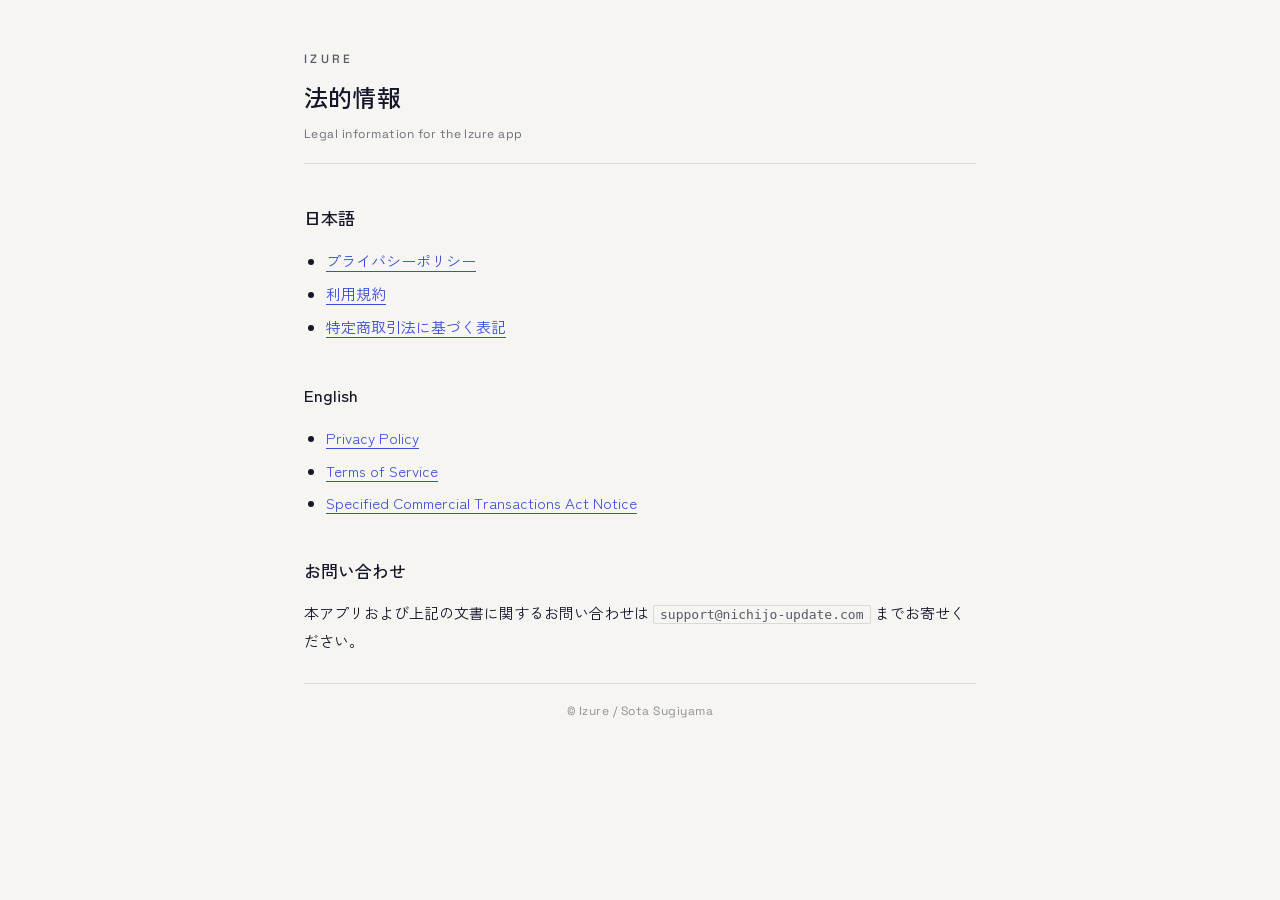
<file: index.html>
<!doctype html>
<!--
  Izure 法的情報のハブ。GitHub Pages のルートに置き、3 文書（ja / en）へのリンクを並べる。公開側リポジトリでは legal/ を同じ階層に置くこと。
-->
<html lang="ja">
  <head>
    <meta charset="utf-8" />
    <meta name="viewport" content="width=device-width, initial-scale=1" />
    <meta name="robots" content="index,follow" />
    <title>Izure 法的情報</title>
    <link rel="stylesheet" href="./legal/shared/style.css" />
  </head>
  <body>
    <main class="legal">
      <header class="head">
        <div>
          <span class="mark">IZURE</span>
          <h1>法的情報</h1>
          <div class="sub">Legal information for the Izure app</div>
        </div>
      </header>

      <h2>日本語</h2>
      <ul>
        <li><a href="./legal/privacy/ja/">プライバシーポリシー</a></li>
        <li><a href="./legal/terms/ja/">利用規約</a></li>
        <li><a href="./legal/tokushoho/ja/">特定商取引法に基づく表記</a></li>
      </ul>

      <h2>English</h2>
      <ul>
        <li><a href="./legal/privacy/en/">Privacy Policy</a></li>
        <li><a href="./legal/terms/en/">Terms of Service</a></li>
        <li><a href="./legal/tokushoho/en/">Specified Commercial Transactions Act Notice</a></li>
      </ul>

      <h2>お問い合わせ</h2>
      <p>
        本アプリおよび上記の文書に関するお問い合わせは
        <code>support@nichijo-update.com</code> までお寄せください。
      </p>

      <footer class="bottom">© Izure / Sota Sugiyama</footer>
    </main>
  </body>
</html>
</file>
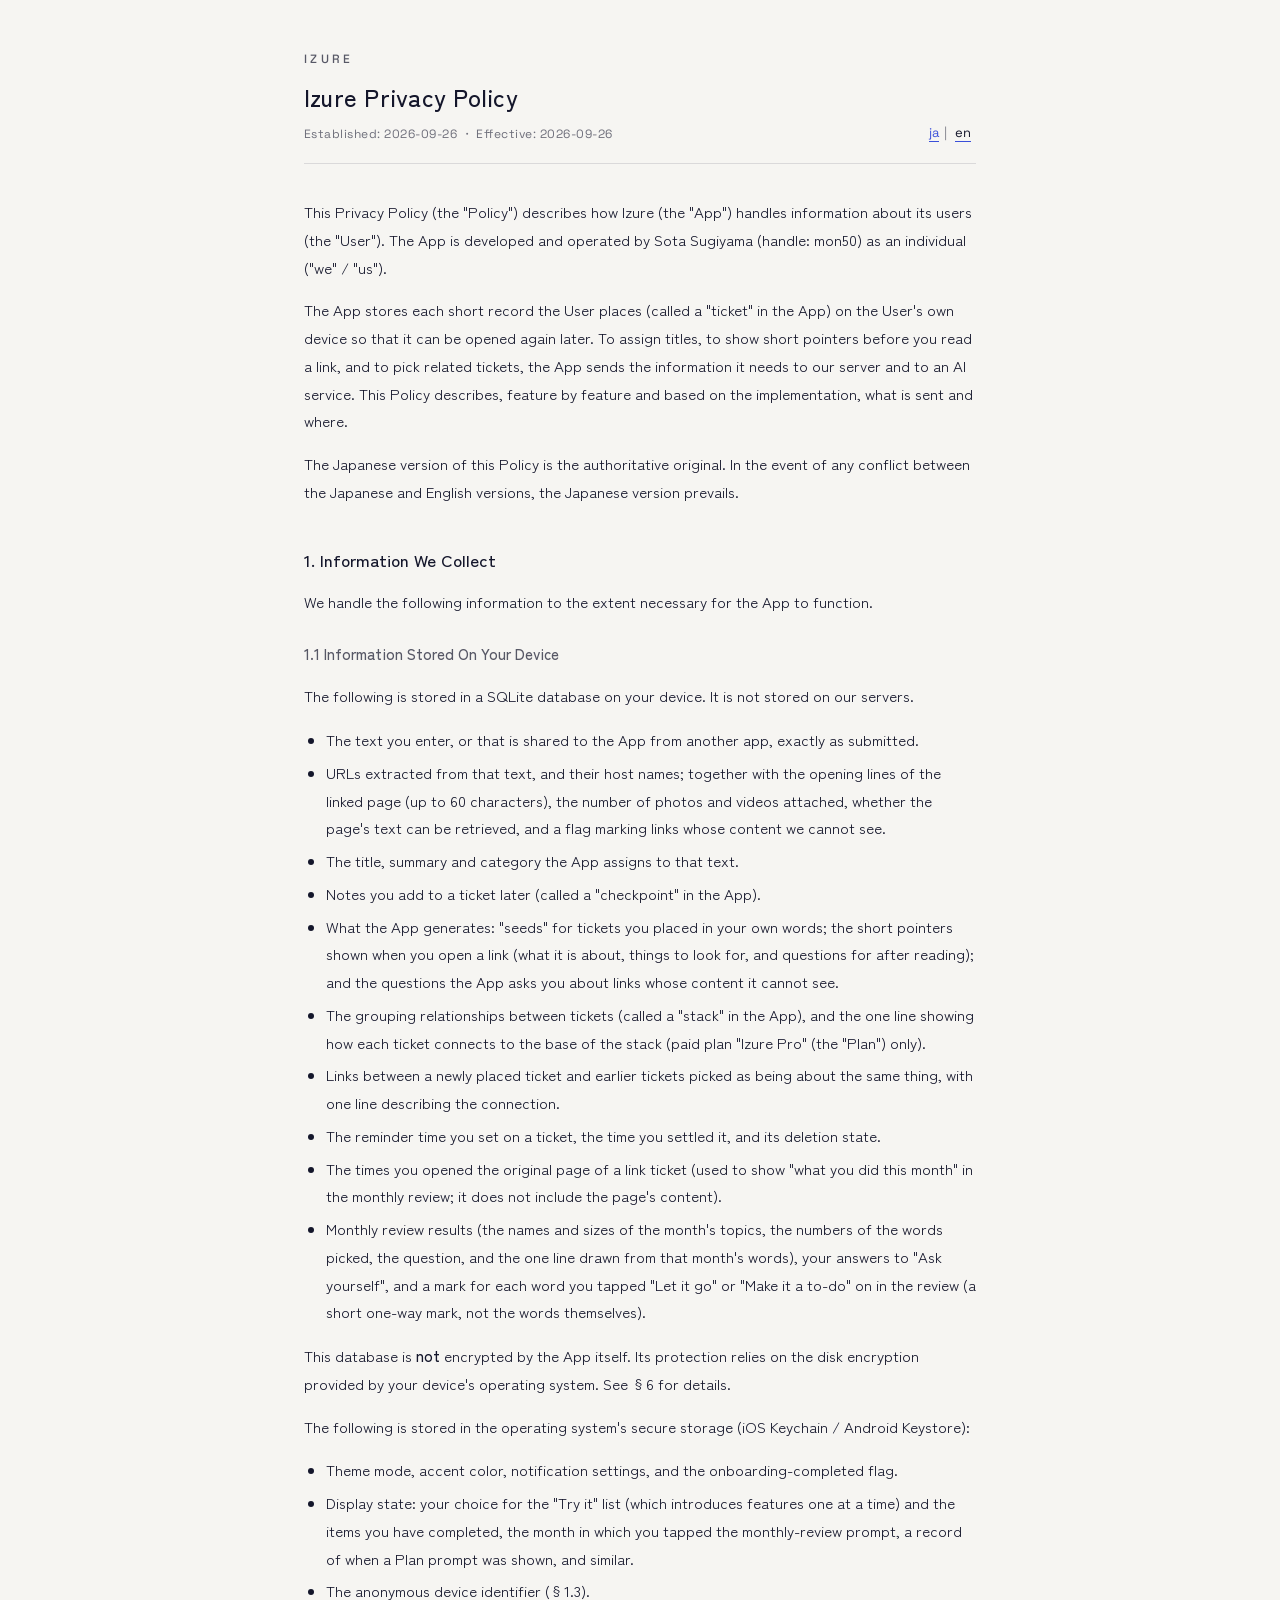
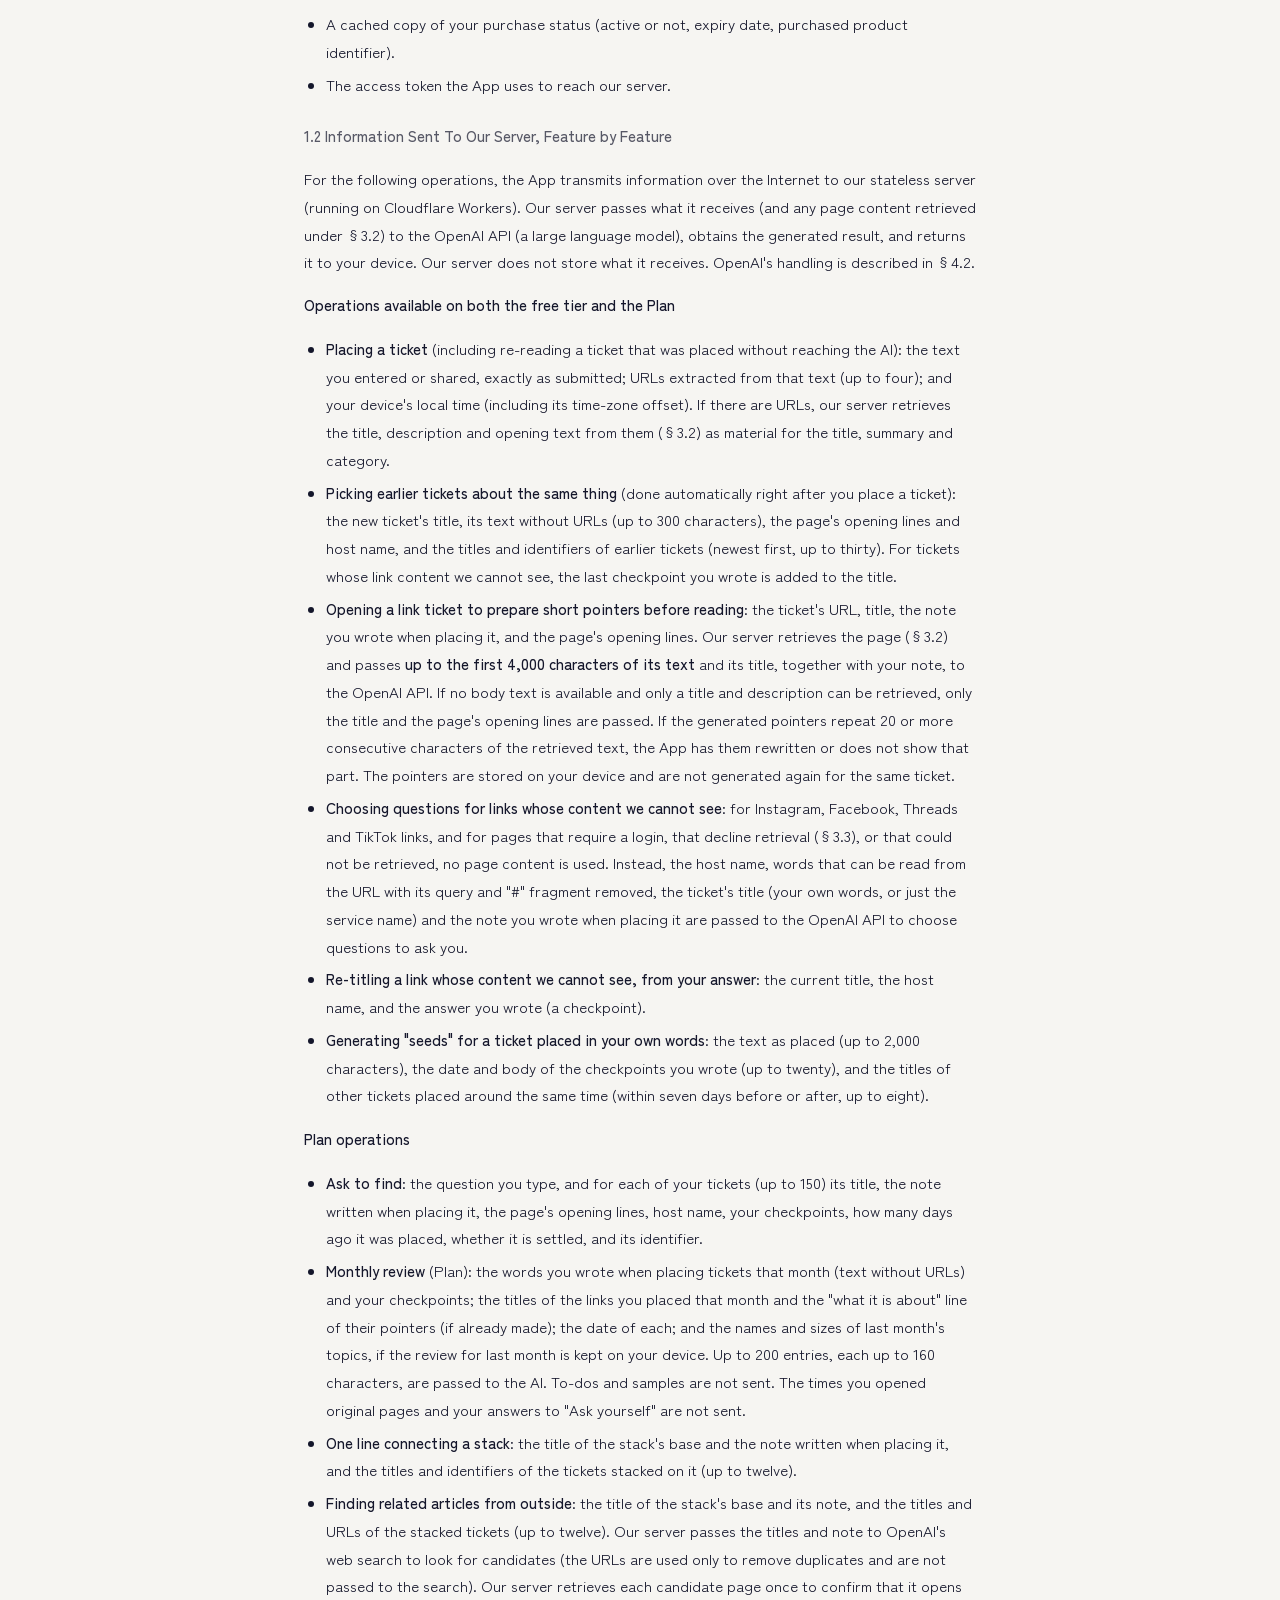
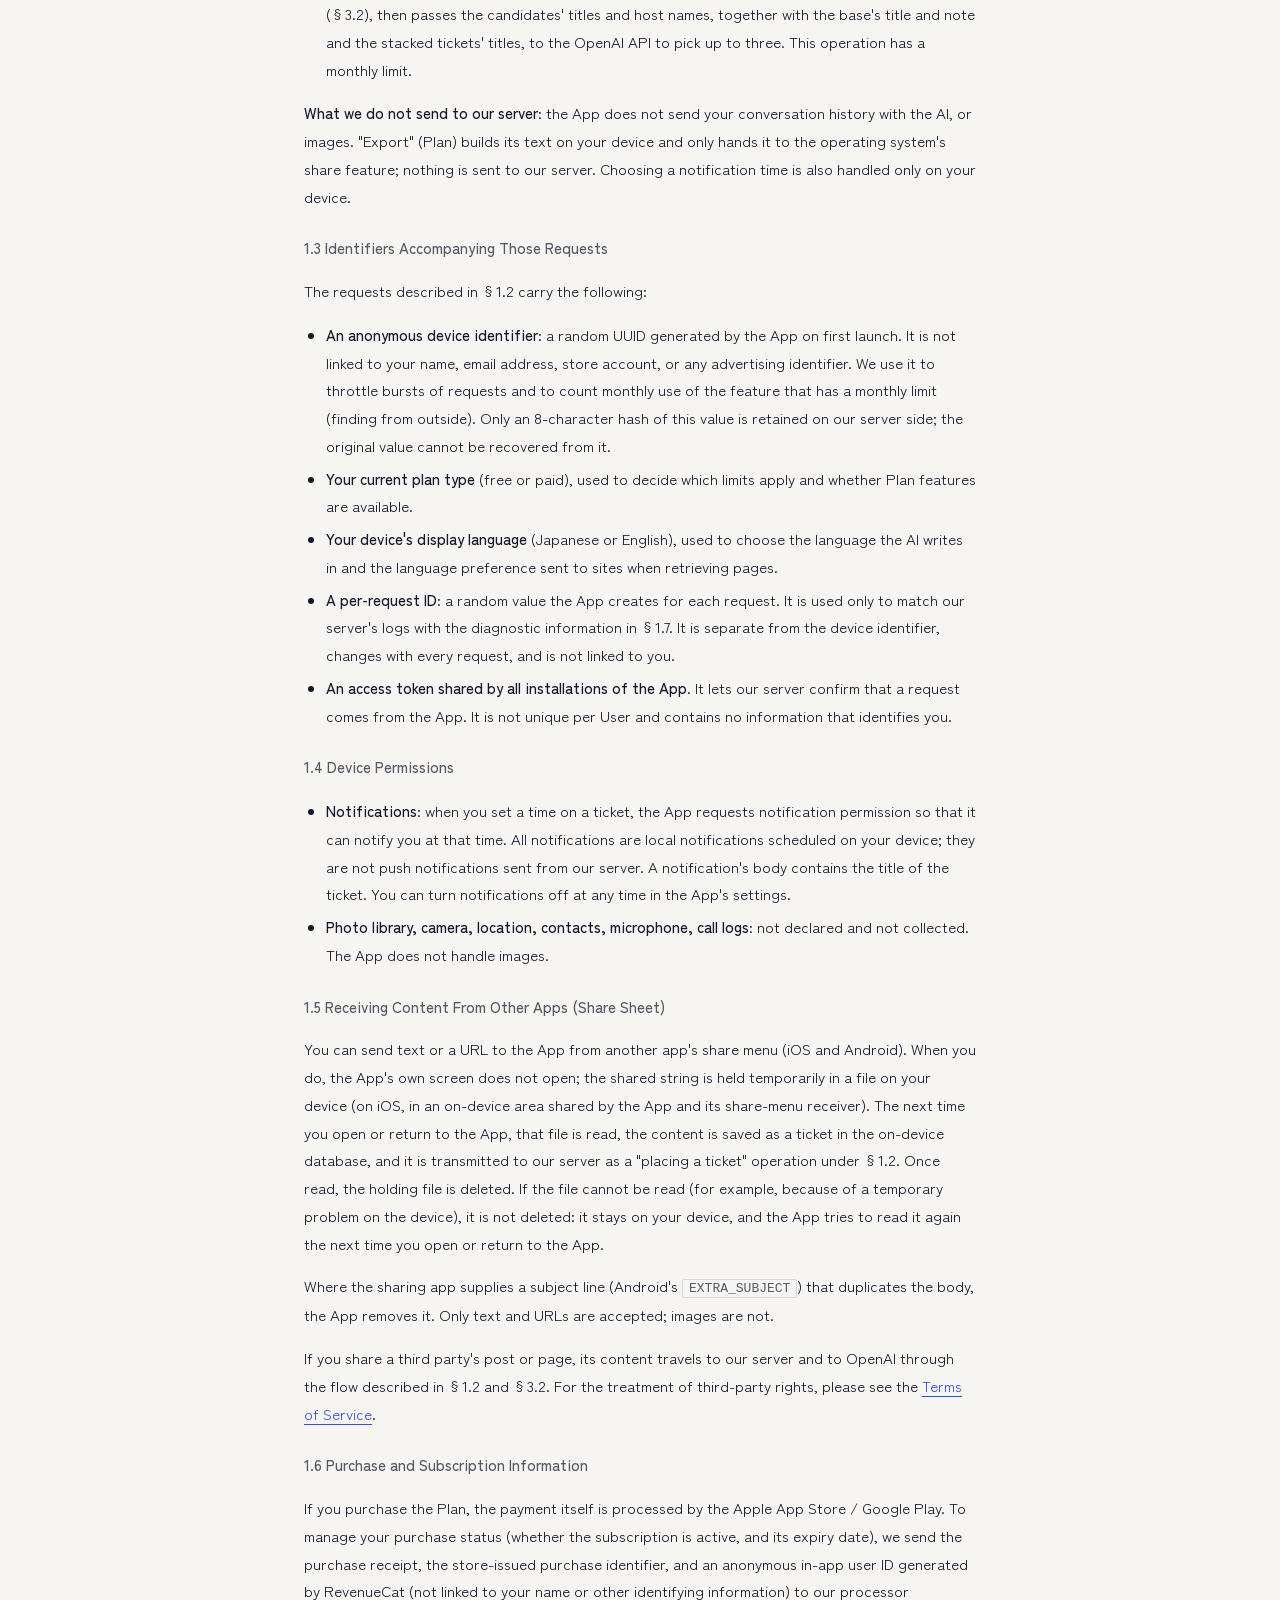
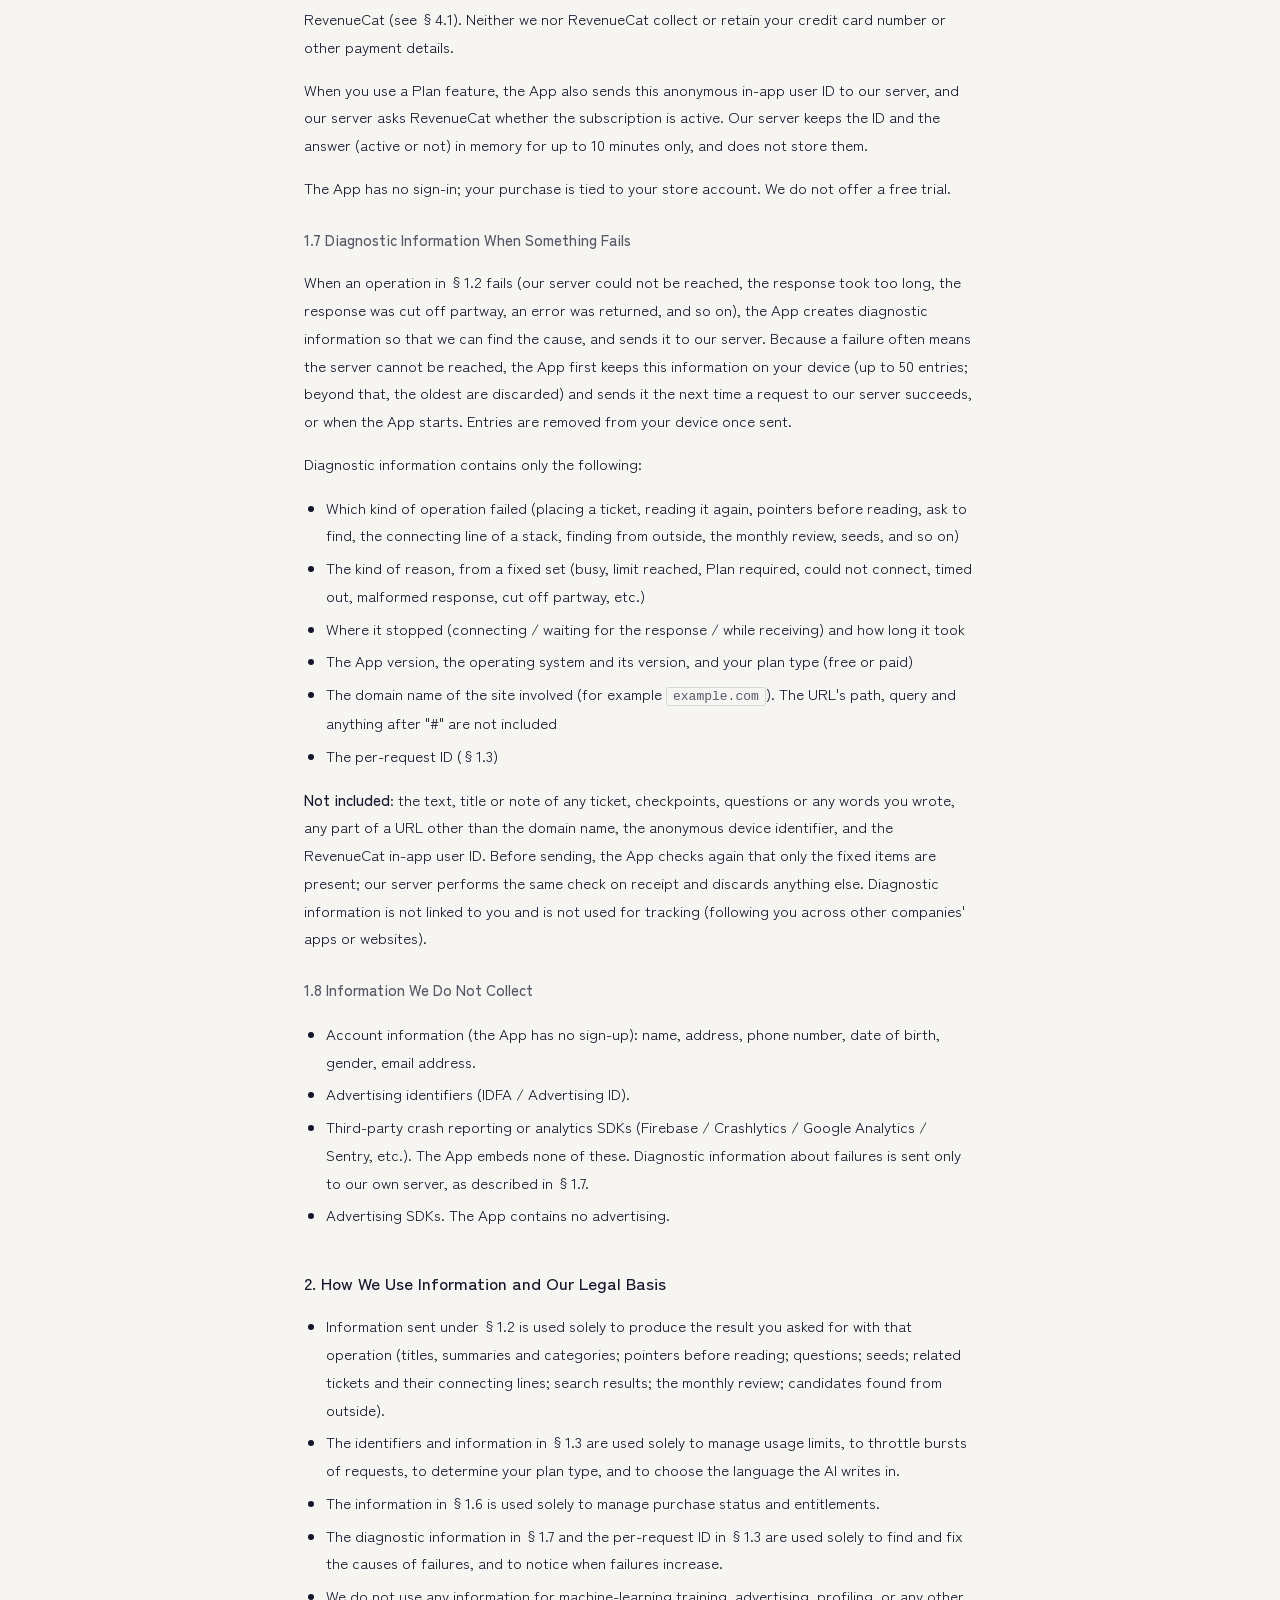
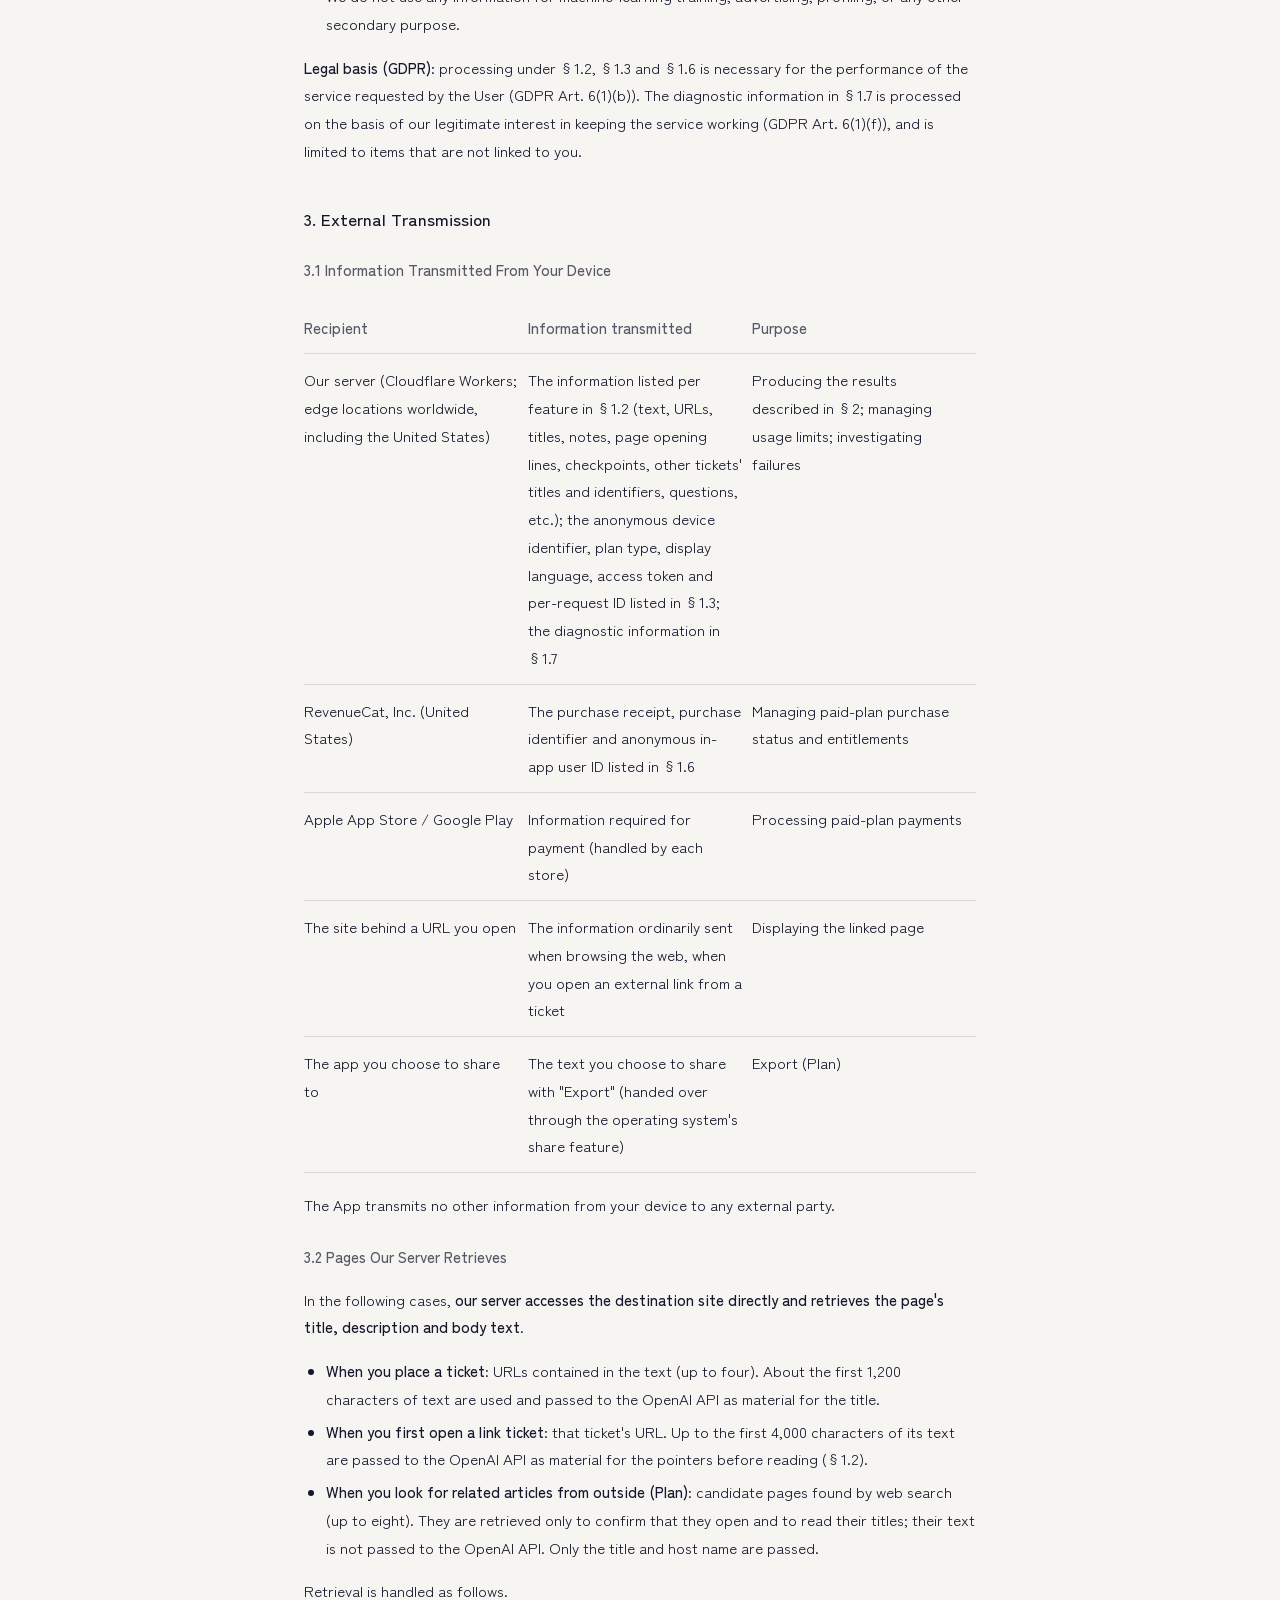
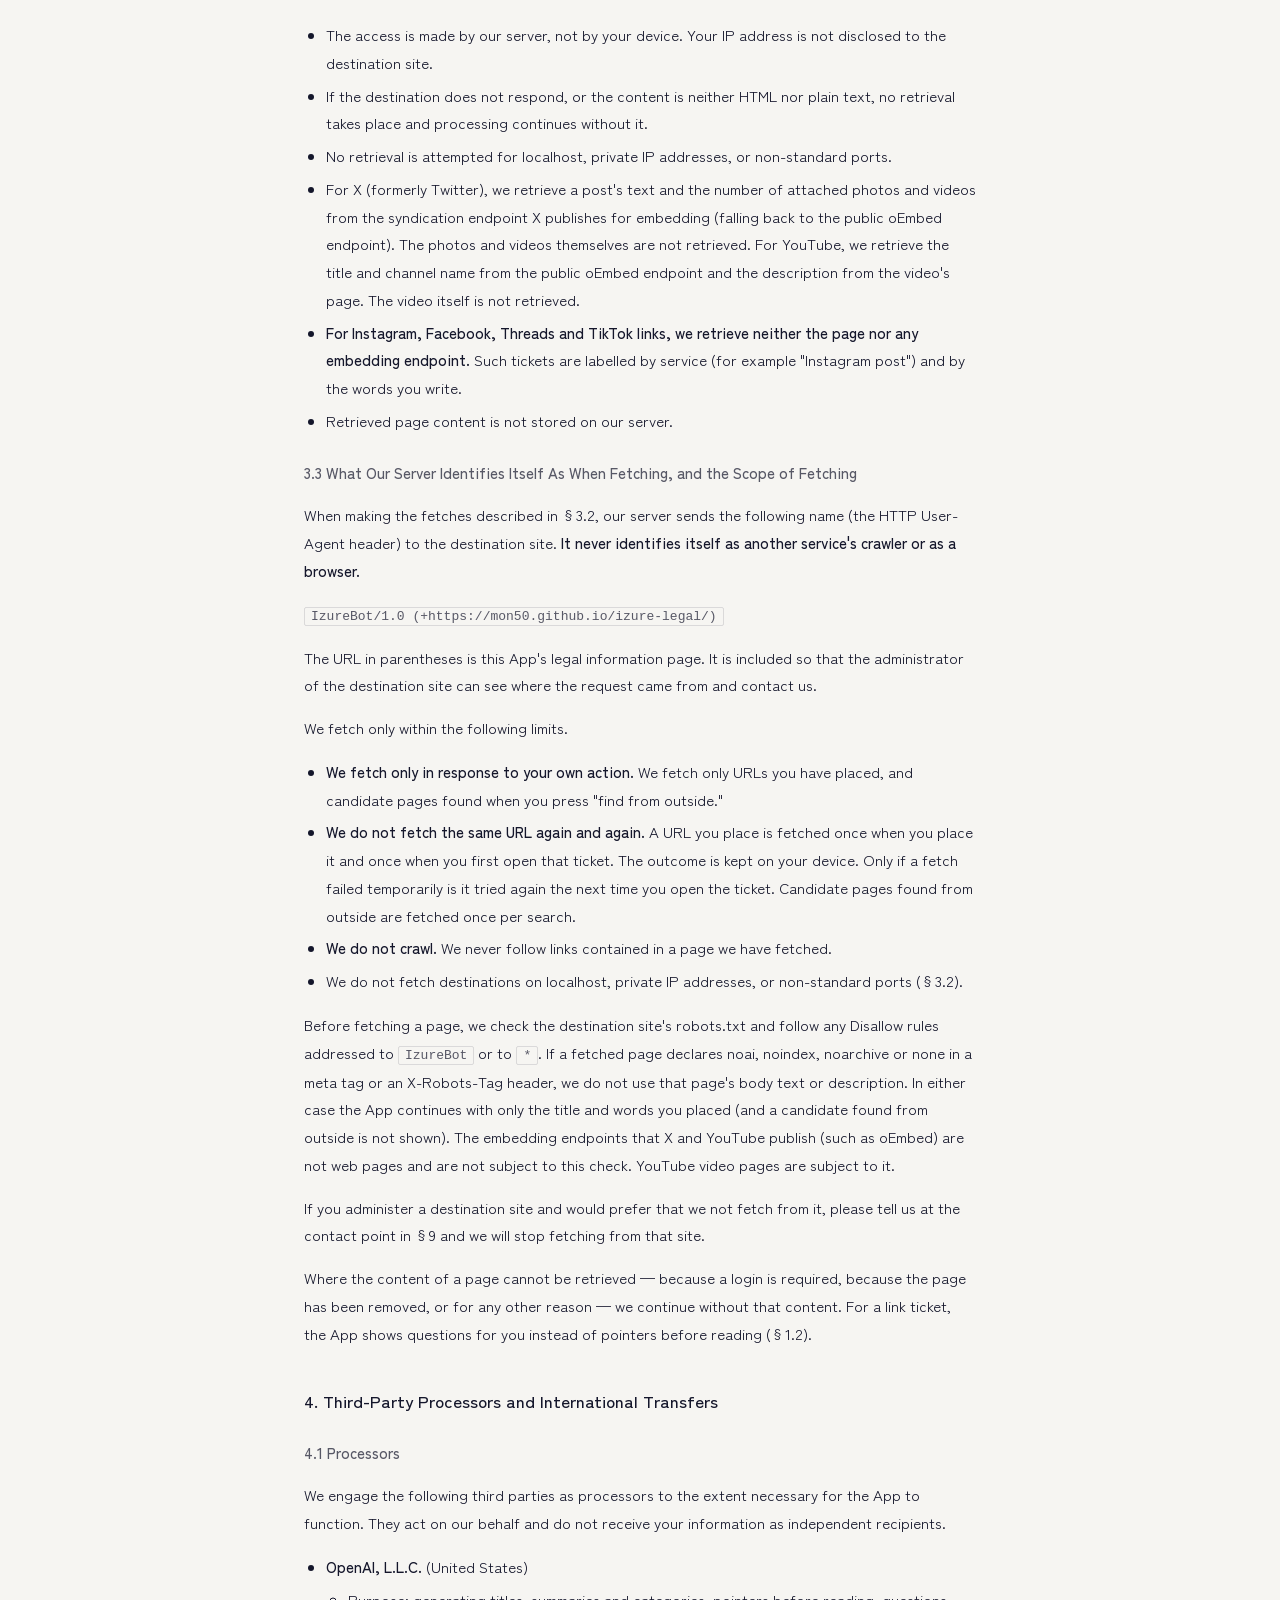
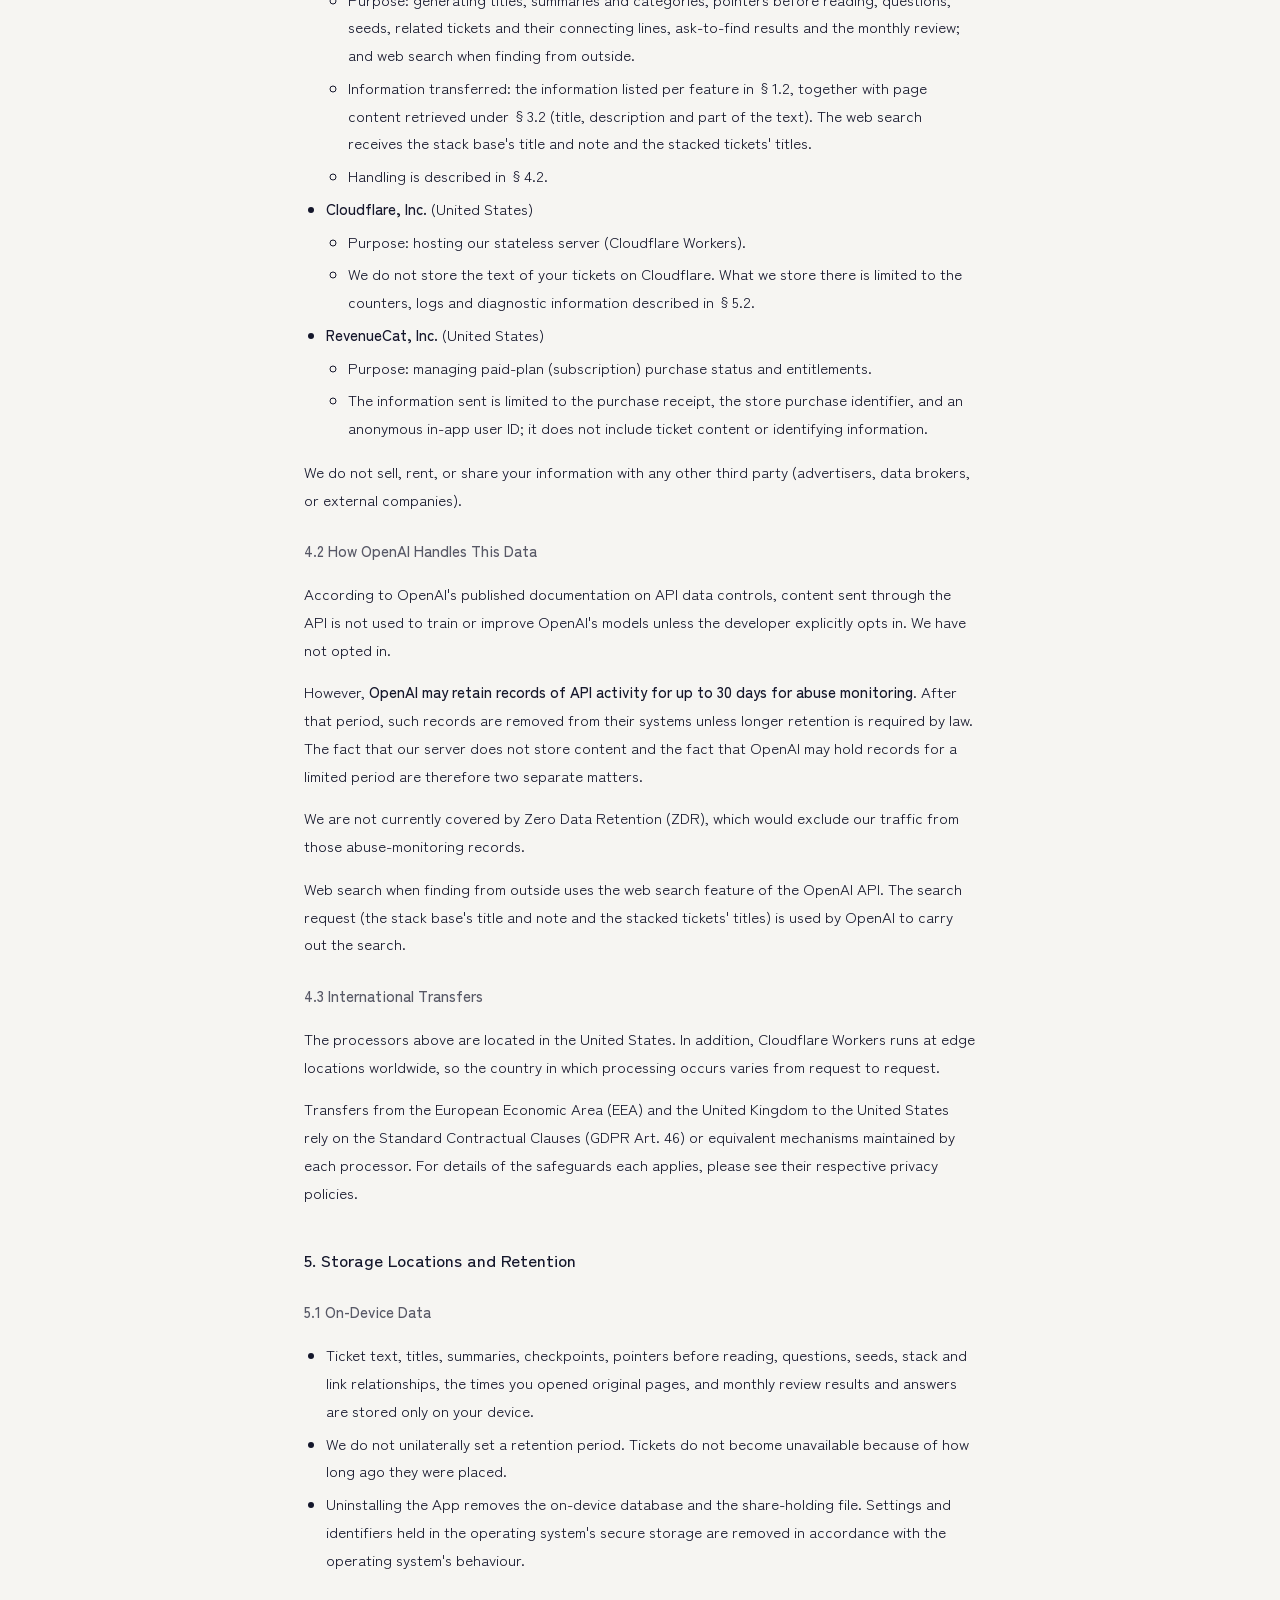
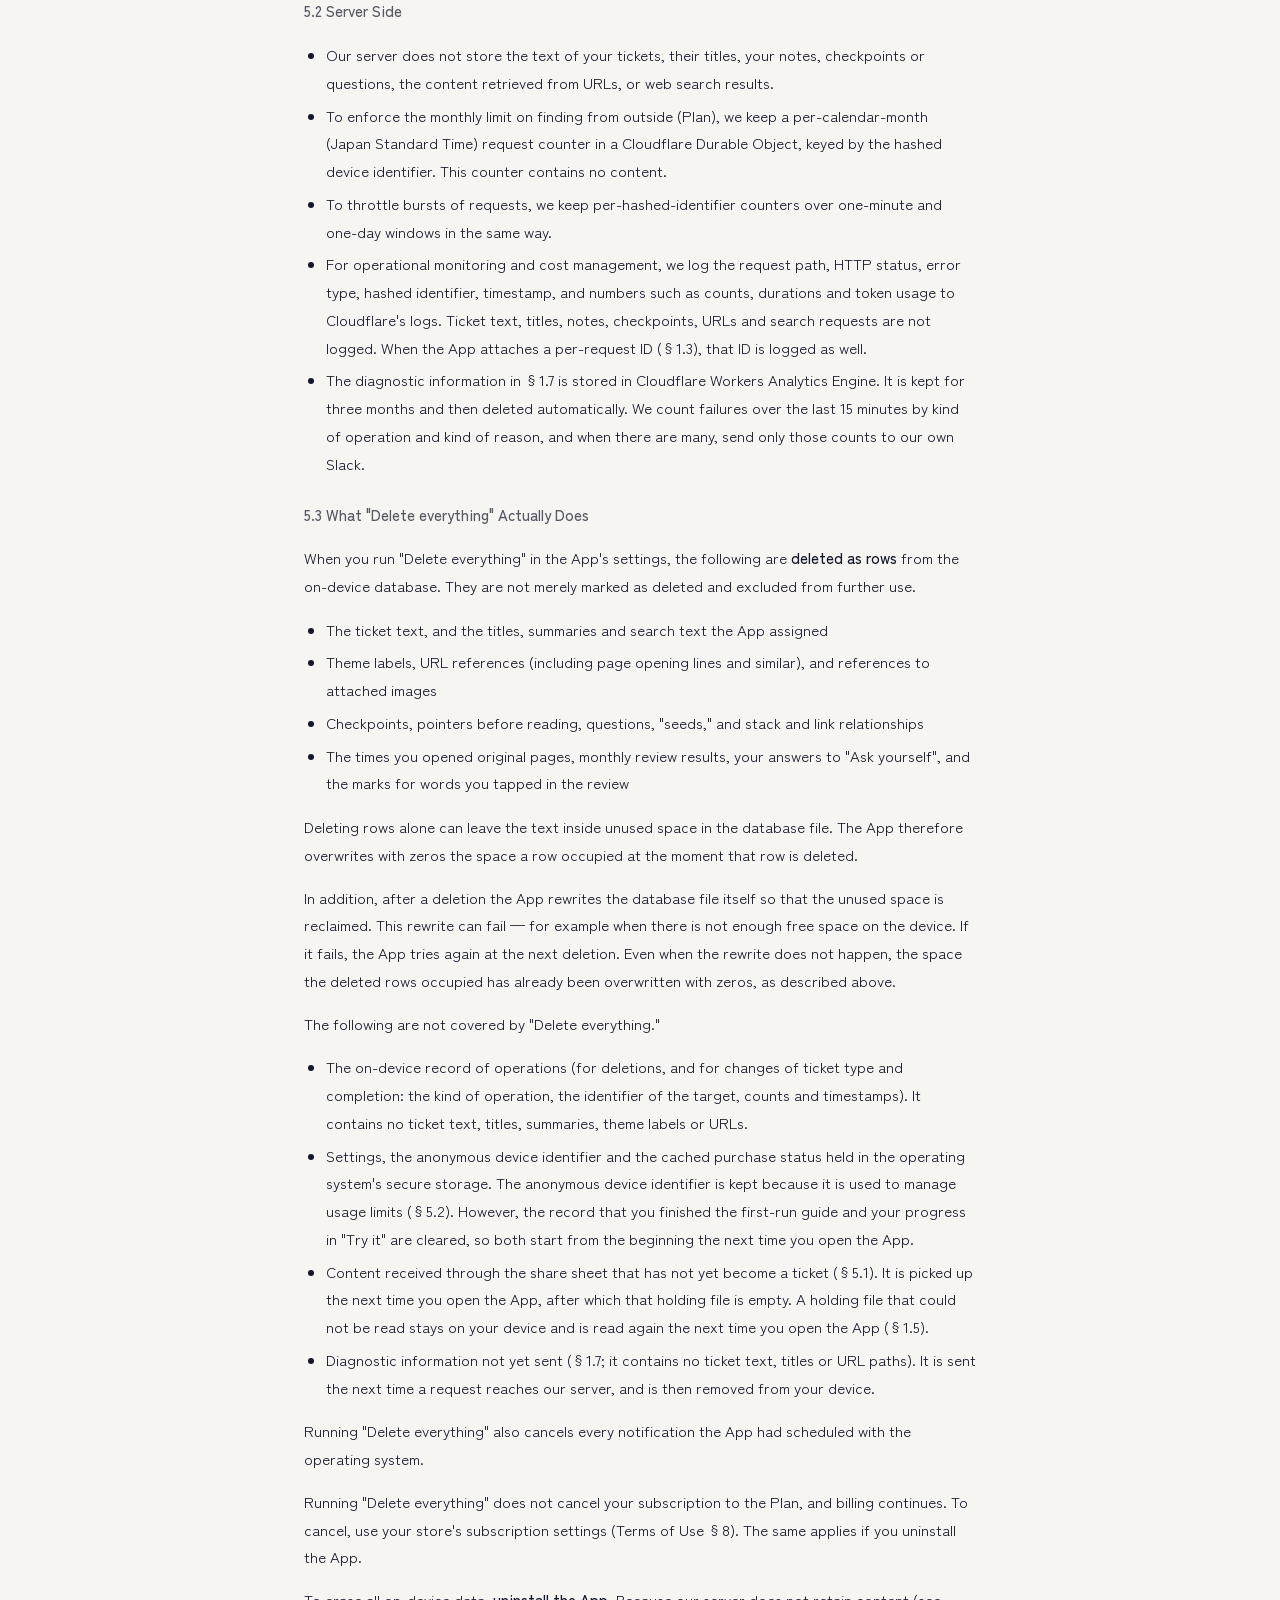
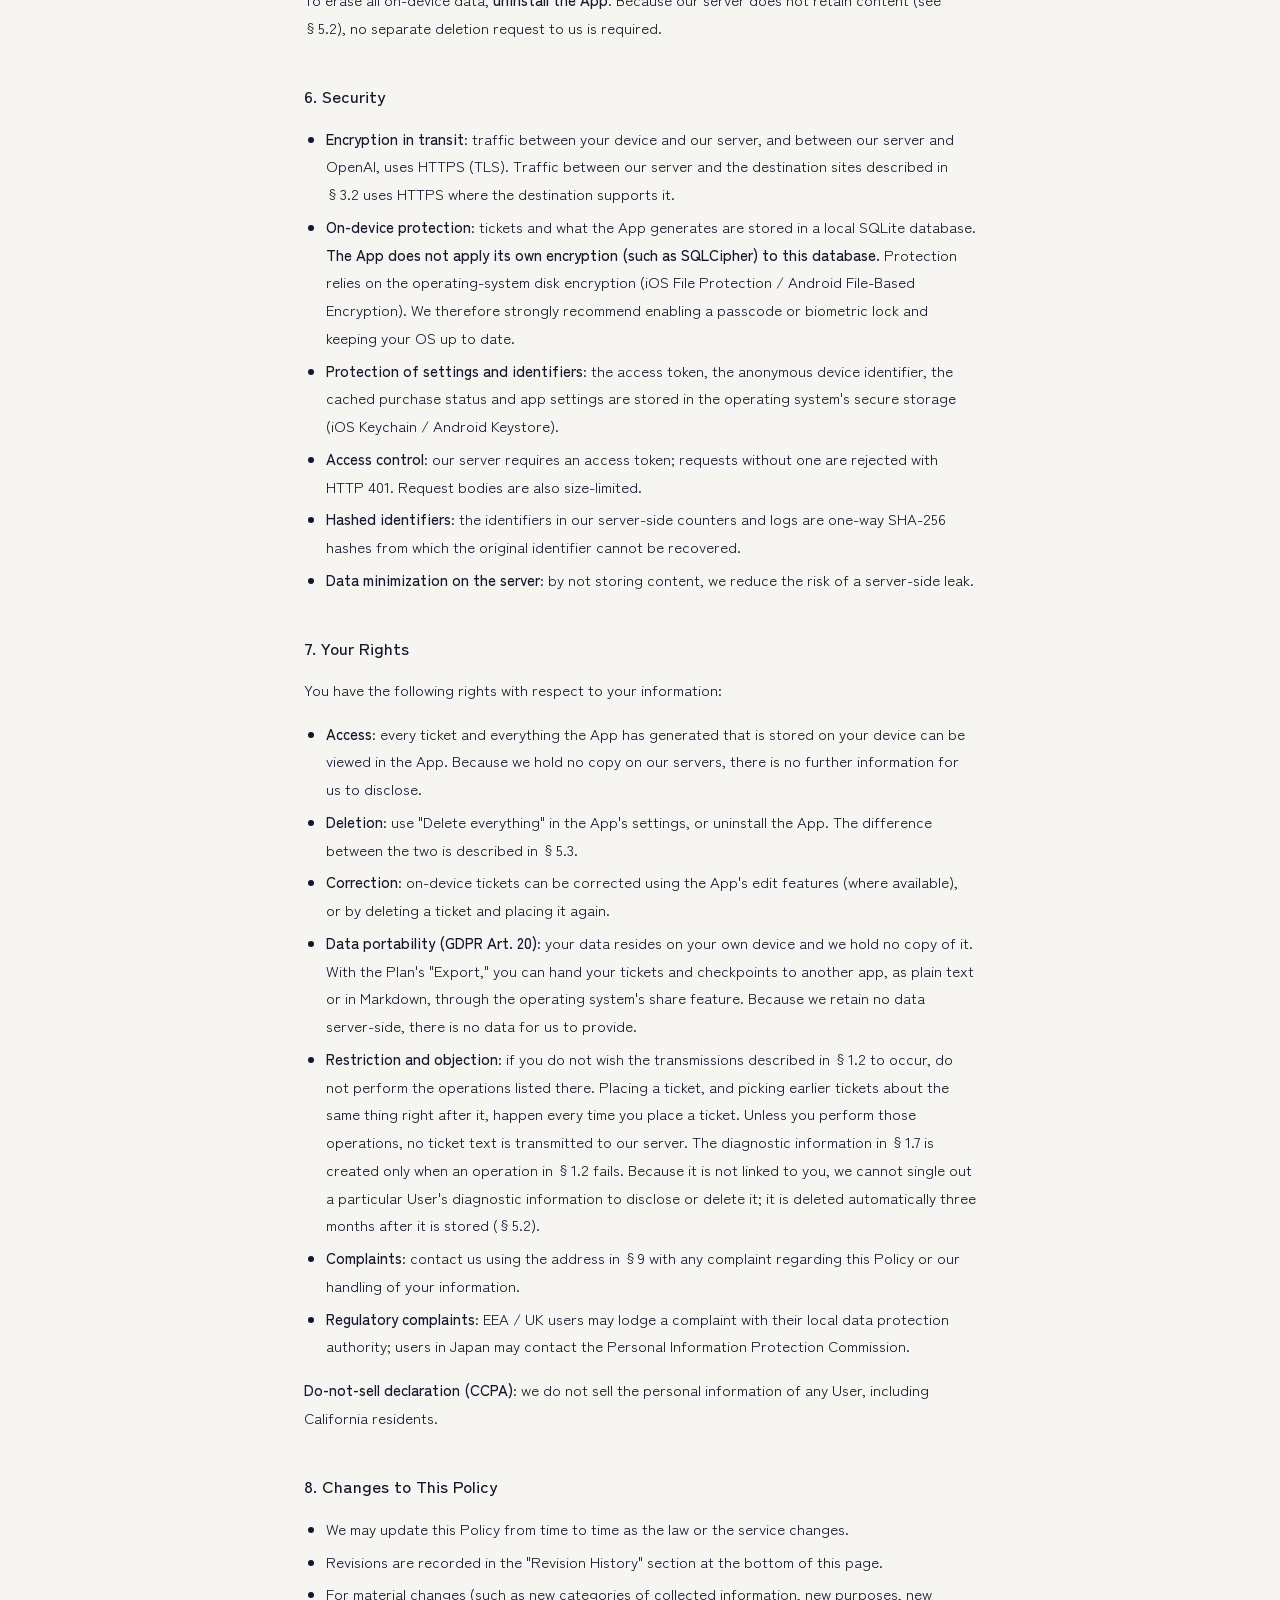
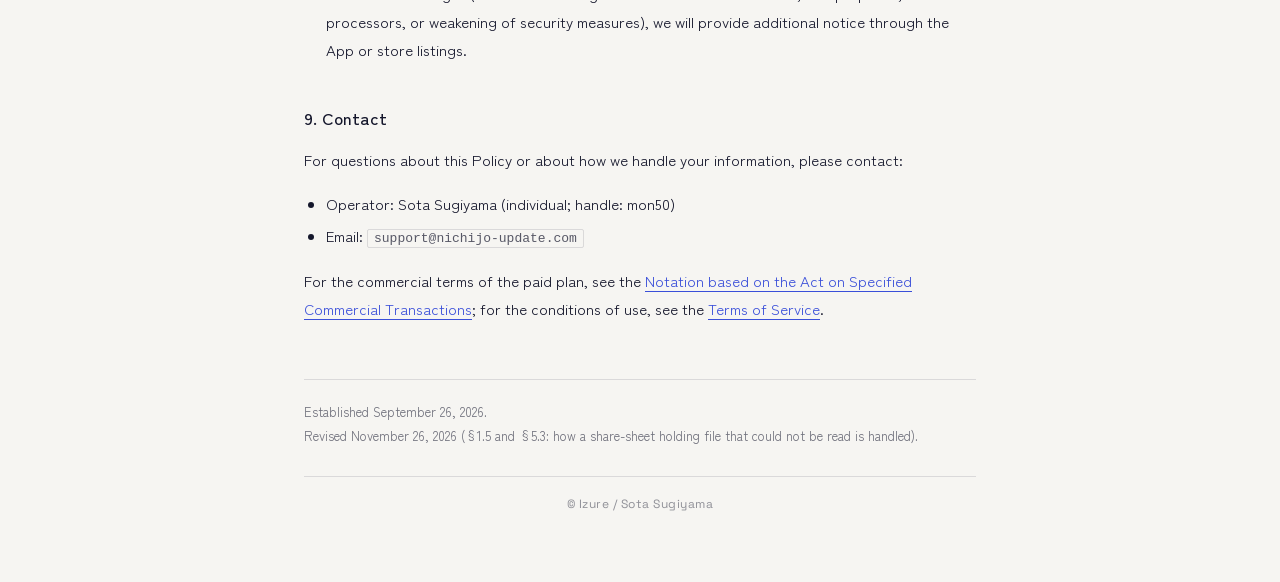
<file: legal/privacy/en/index.html>
<!doctype html>
<!--
  Izure Privacy Policy (en)
  Mirrors the ja version. Reference frameworks:
  - GDPR (EU) Art. 6(1)(b) (legal basis), Art. 13 / 14 (information to data subjects), Art. 15-22 (rights),
    Art. 20 (portability), Art. 28 (processors), Art. 46 (SCCs)
  - Japan: Act on the Protection of Personal Information (Arts. 17, 18, 21, 23, 27, 28, 32)
  - Japan: Telecommunications Business Act Art. 27-12 (external transmission disclosure, 2023 amendment)
  - CCPA (Cal. Civ. Code §§1798.100-1798.199) — do-not-sell declaration
  - Apple App Store Review Guideline 5.1, Google Play Developer Policy
  - The Japanese version is the authoritative original; this English translation is provided for accessibility.

  Factual basis (implementation as of 2026-09-26, direction B; the ja version's header comment lists the files):
  - Transmitted data: worker/index.ts (/capture /shiori /link /catchup(seeds only) /retitle /find /reflect /stack-why /stack-find)
    and ai-backend/{shiori,link,find,reflect,retitle,stack}-relay.ts
  - Links never fetched: ai-backend/unseen-link.ts (Instagram, Facebook, Threads, TikTok)
  - Web search: ai-backend/openai-llm-client.ts searchWeb (OpenAI web search); candidates verified by one fetch each
  - On-device storage: src/adapters/storage/schema.ts / src/adapters/config/secure-store-*.ts
  - "Delete everything": src/adapters/storage/drizzle-storage-adapter.ts deleteAllUserData (physical delete + VACUUM)
    It never touches purchase status (the subscription continues); src/features/today/use-settings-actions.ts
    performDeleteAll also clears the onboarding-completed flag and "Try it" progress.
  - Export: src/features/export/export-share.ts (built on device, handed to the OS share sheet)

  2026-09-26: Gemini (ai-backend/media-reader.ts) no longer processes user data. Placing uses probe mode (no Gemini call);
  shiori and stack-find pass no media reader. Only the weekly /canary check sends one author-chosen public video to Gemini.
  Google LLC was therefore removed from the processors.

  2026-11-26 (minor revision; basis: accuracy of the matters published under APPI Art. 21 and 32): a share-sheet holding file
  that cannot be read is no longer deleted; it stays on the device and is read again next time (src/features/share/share-inbox.ts).
  Stated in §1.5 and §5.3. Recipients, transmitted information and off-device storage are unchanged.

  The plan name "Izure Pro" is a placeholder; replace it everywhere once the final name is decided.
-->
<html lang="en">
  <head>
    <meta charset="utf-8" />
    <meta name="viewport" content="width=device-width, initial-scale=1" />
    <meta name="robots" content="index,follow" />
    <title>Izure Privacy Policy</title>
    <link rel="stylesheet" href="../../shared/style.css" />
  </head>
  <body>
    <main class="legal">
      <header class="head">
        <div>
          <span class="mark">IZURE</span>
          <h1>Izure Privacy Policy</h1>
          <div class="sub">Established: 2026-09-26 ・ Effective: 2026-09-26</div>
        </div>
        <nav class="lang">
          <a href="../ja/">ja</a>|
          <a href="../en/" class="active">en</a>
        </nav>
      </header>

      <p>
        This Privacy Policy (the "Policy") describes how Izure (the "App") handles
        information about its users (the "User"). The App is developed and operated by Sota Sugiyama
        (handle: mon50) as an individual ("we" / "us").
      </p>
      <p>
        The App stores each short record the User places (called a "ticket" in the App) on the User's own
        device so that it can be opened again later. To assign titles, to show short pointers before you
        read a link, and to pick related tickets, the App sends the information it needs to our server and
        to an AI service. This Policy describes, feature by feature and based on the implementation, what
        is sent and where.
      </p>
      <p>
        The Japanese version of this Policy is the authoritative original. In the event of any conflict
        between the Japanese and English versions, the Japanese version prevails.
      </p>

      <h2>1. Information We Collect</h2>
      <p>We handle the following information to the extent necessary for the App to function.</p>

      <h3>1.1 Information Stored On Your Device</h3>
      <p>
        The following is stored in a SQLite database on your device. It is not stored on our servers.
      </p>
      <ul>
        <li>The text you enter, or that is shared to the App from another app, exactly as submitted.</li>
        <li>URLs extracted from that text, and their host names; together with the opening lines of the linked page (up to 60 characters), the number of photos and videos attached, whether the page's text can be retrieved, and a flag marking links whose content we cannot see.</li>
        <li>The title, summary and category the App assigns to that text.</li>
        <li>Notes you add to a ticket later (called a "checkpoint" in the App).</li>
        <li>What the App generates: "seeds" for tickets you placed in your own words; the short pointers shown when you open a link (what it is about, things to look for, and questions for after reading); and the questions the App asks you about links whose content it cannot see.</li>
        <li>The grouping relationships between tickets (called a "stack" in the App), and the one line showing how each ticket connects to the base of the stack (paid plan "Izure Pro" (the "Plan") only).</li>
        <li>Links between a newly placed ticket and earlier tickets picked as being about the same thing, with one line describing the connection.</li>
        <li>The reminder time you set on a ticket, the time you settled it, and its deletion state.</li>
        <li>The times you opened the original page of a link ticket (used to show "what you did this month" in the monthly review; it does not include the page's content).</li>
        <li>Monthly review results (the names and sizes of the month's topics, the numbers of the words picked, the question, and the one line drawn from that month's words), your answers to "Ask yourself", and a mark for each word you tapped "Let it go" or "Make it a to-do" on in the review (a short one-way mark, not the words themselves).</li>
      </ul>
      <p>
        This database is <strong>not</strong> encrypted by the App itself. Its protection relies on the disk
        encryption provided by your device's operating system. See §6 for details.
      </p>
      <p>
        The following is stored in the operating system's secure storage (iOS Keychain / Android Keystore):
      </p>
      <ul>
        <li>Theme mode, accent color, notification settings, and the onboarding-completed flag.</li>
        <li>Display state: your choice for the "Try it" list (which introduces features one at a time) and the items you have completed, the month in which you tapped the monthly-review prompt, a record of when a Plan prompt was shown, and similar.</li>
        <li>The anonymous device identifier (§1.3).</li>
        <li>A cached copy of your purchase status (active or not, expiry date, purchased product identifier).</li>
        <li>The access token the App uses to reach our server.</li>
      </ul>

      <h3>1.2 Information Sent To Our Server, Feature by Feature</h3>
      <p>
        For the following operations, the App transmits information over the Internet to our stateless
        server (running on Cloudflare Workers). Our server passes what it receives (and any page content
        retrieved under §3.2) to the OpenAI API (a large language model), obtains the generated result, and
        returns it to your device. Our server does not store what it receives. OpenAI's handling is
        described in §4.2.
      </p>
      <p><strong>Operations available on both the free tier and the Plan</strong></p>
      <ul>
        <li>
          <strong>Placing a ticket</strong> (including re-reading a ticket that was placed without reaching
          the AI): the text you entered or shared, exactly as submitted; URLs extracted from that text (up to
          four); and your device's local time (including its time-zone offset). If there are URLs, our server
          retrieves the title, description and opening text from them (§3.2) as material for the title,
          summary and category.
        </li>
        <li>
          <strong>Picking earlier tickets about the same thing</strong> (done automatically right after you
          place a ticket): the new ticket's title, its text without URLs (up to 300 characters), the page's
          opening lines and host name, and the titles and identifiers of earlier tickets (newest first, up to
          thirty). For tickets whose link content we cannot see, the last checkpoint you wrote is added to
          the title.
        </li>
        <li>
          <strong>Opening a link ticket to prepare short pointers before reading</strong>: the ticket's URL,
          title, the note you wrote when placing it, and the page's opening lines. Our server retrieves the
          page (§3.2) and passes <strong>up to the first 4,000 characters of its text</strong> and its title,
          together with your note, to the OpenAI API. If no body text is available and only a title and
          description can be retrieved, only the title and the page's opening lines are passed. If the
          generated pointers repeat 20 or more consecutive characters of the retrieved text, the App has them
          rewritten or does not show that part. The pointers are stored on your device and are not generated
          again for the same ticket.
        </li>
        <li>
          <strong>Choosing questions for links whose content we cannot see</strong>: for Instagram,
          Facebook, Threads and TikTok links, and for pages that require a login, that decline retrieval
          (§3.3), or that could not be retrieved, no page content is used. Instead, the host name, words that
          can be read from the URL with its query and "#" fragment removed, the ticket's title (your own
          words, or just the service name) and the note you wrote when placing it are passed to the OpenAI API
          to choose questions to ask you.
        </li>
        <li>
          <strong>Re-titling a link whose content we cannot see, from your answer</strong>: the current
          title, the host name, and the answer you wrote (a checkpoint).
        </li>
        <li>
          <strong>Generating "seeds" for a ticket placed in your own words</strong>: the text as placed (up to
          2,000 characters), the date and body of the checkpoints you wrote (up to twenty), and the titles of
          other tickets placed around the same time (within seven days before or after, up to eight).
        </li>
      </ul>
      <p><strong>Plan operations</strong></p>
      <ul>
        <li>
          <strong>Ask to find</strong>: the question you type, and for each of your tickets (up to 150) its
          title, the note written when placing it, the page's opening lines, host name, your checkpoints, how
          many days ago it was placed, whether it is settled, and its identifier.
        </li>
        <li>
          <strong>Monthly review</strong> (Plan): the words you wrote when placing tickets that month (text without
          URLs) and your checkpoints; the titles of the links you placed that month and the "what it is about"
          line of their pointers (if already made); the date of each; and the names and sizes of last month's
          topics, if the review for last month is kept on your device. Up to 200 entries, each up to 160
          characters, are passed to the AI. To-dos and samples are not sent. The times you opened original pages
          and your answers to "Ask yourself" are not sent.
        </li>
        <li>
          <strong>One line connecting a stack</strong>: the title of the stack's base and the note written
          when placing it, and the titles and identifiers of the tickets stacked on it (up to twelve).
        </li>
        <li>
          <strong>Finding related articles from outside</strong>: the title of the stack's base and its note,
          and the titles and URLs of the stacked tickets (up to twelve). Our server passes the titles and
          note to OpenAI's web search to look for candidates (the URLs are used only to remove duplicates and
          are not passed to the search). Our server retrieves each candidate page once to confirm that it
          opens (§3.2), then passes the candidates' titles and host names, together with the base's title and
          note and the stacked tickets' titles, to the OpenAI API to pick up to three. This operation has a
          monthly limit.
        </li>
      </ul>
      <p>
        <strong>What we do not send to our server</strong>: the App does not send your conversation history
        with the AI, or images. "Export" (Plan) builds its text on your device and only hands it to the
        operating system's share feature; nothing is sent to our server. Choosing a notification time is also
        handled only on your device.
      </p>

      <h3>1.3 Identifiers Accompanying Those Requests</h3>
      <p>The requests described in §1.2 carry the following:</p>
      <ul>
        <li>
          <strong>An anonymous device identifier</strong>: a random UUID generated by the App on first
          launch. It is not linked to your name, email address, store account, or any advertising
          identifier. We use it to throttle bursts of requests and to count monthly use of the feature that
          has a monthly limit (finding from outside). Only an 8-character hash of this value is retained on
          our server side; the original value cannot be recovered from it.
        </li>
        <li><strong>Your current plan type</strong> (free or paid), used to decide which limits apply and whether Plan features are available.</li>
        <li><strong>Your device's display language</strong> (Japanese or English), used to choose the language the AI writes in and the language preference sent to sites when retrieving pages.</li>
        <li>
          <strong>A per-request ID</strong>: a random value the App creates for each request. It is used only
          to match our server's logs with the diagnostic information in §1.7. It is separate from the device
          identifier, changes with every request, and is not linked to you.
        </li>
        <li>
          <strong>An access token shared by all installations of the App</strong>. It lets our server confirm
          that a request comes from the App. It is not unique per User and contains no information that
          identifies you.
        </li>
      </ul>

      <h3>1.4 Device Permissions</h3>
      <ul>
        <li>
          <strong>Notifications</strong>: when you set a time on a ticket, the App requests notification
          permission so that it can notify you at that time. All notifications are local notifications
          scheduled on your device; they are not push notifications sent from our server. A notification's
          body contains the title of the ticket. You can turn notifications off at any time in the App's
          settings.
        </li>
        <li><strong>Photo library, camera, location, contacts, microphone, call logs</strong>: not declared and not collected. The App does not handle images.</li>
      </ul>

      <h3>1.5 Receiving Content From Other Apps (Share Sheet)</h3>
      <p>
        You can send text or a URL to the App from another app's share menu (iOS and Android). When you do, the
        App's own screen does not open; the shared string is held temporarily in a file on your device (on iOS, in an on-device area shared by the App and its share-menu receiver).
        The next time you open or return to the App, that file is read, the content is saved as a ticket in
        the on-device database, and it is transmitted to our server as a "placing a ticket" operation under
        §1.2. Once read, the holding file is deleted. If the file cannot be read (for example, because of a
        temporary problem on the device), it is not deleted: it stays on your device, and the App tries to read it
        again the next time you open or return to the App.
      </p>
      <p>
        Where the sharing app supplies a subject line (Android's <code>EXTRA_SUBJECT</code>) that duplicates
        the body, the App removes it. Only text and URLs are accepted; images are not.
      </p>
      <p>
        If you share a third party's post or page, its content travels to our server and to OpenAI through
        the flow described in §1.2 and §3.2. For the treatment of third-party rights, please see the
        <a href="../../terms/en/">Terms of Service</a>.
      </p>

      <h3>1.6 Purchase and Subscription Information</h3>
      <p>
        If you purchase the Plan, the payment itself is processed by the Apple App Store /
        Google Play. To manage your purchase status (whether the subscription is active, and its expiry
        date), we send the purchase receipt, the store-issued purchase identifier, and an anonymous in-app
        user ID generated by RevenueCat (not linked to your name or other identifying information) to our
        processor RevenueCat (see §4.1). Neither we nor RevenueCat collect or retain your credit card number
        or other payment details.
      </p>
      <p>
        When you use a Plan feature, the App also sends this anonymous in-app user ID to our server, and our
        server asks RevenueCat whether the subscription is active. Our server keeps the ID and the answer
        (active or not) in memory for up to 10 minutes only, and does not store them.
      </p>
      <p>
        The App has no sign-in; your purchase is tied to your store account. We do not offer a free trial.
      </p>

      <h3>1.7 Diagnostic Information When Something Fails</h3>
      <p>
        When an operation in §1.2 fails (our server could not be reached, the response took too long, the
        response was cut off partway, an error was returned, and so on), the App creates diagnostic
        information so that we can find the cause, and sends it to our server. Because a failure often means
        the server cannot be reached, the App first keeps this information on your device (up to 50 entries;
        beyond that, the oldest are discarded) and sends it the next time a request to our server succeeds,
        or when the App starts. Entries are removed from your device once sent.
      </p>
      <p>Diagnostic information contains only the following:</p>
      <ul>
        <li>Which kind of operation failed (placing a ticket, reading it again, pointers before reading, ask to find, the connecting line of a stack, finding from outside, the monthly review, seeds, and so on)</li>
        <li>The kind of reason, from a fixed set (busy, limit reached, Plan required, could not connect, timed out, malformed response, cut off partway, etc.)</li>
        <li>Where it stopped (connecting / waiting for the response / while receiving) and how long it took</li>
        <li>The App version, the operating system and its version, and your plan type (free or paid)</li>
        <li>The domain name of the site involved (for example <code>example.com</code>). The URL's path, query and anything after "#" are not included</li>
        <li>The per-request ID (§1.3)</li>
      </ul>
      <p>
        <strong>Not included</strong>: the text, title or note of any ticket, checkpoints, questions or any
        words you wrote, any part of a URL other than the domain name, the anonymous device identifier, and
        the RevenueCat in-app user ID. Before sending, the App checks again that only the fixed items are
        present; our server performs the same check on receipt and discards anything else. Diagnostic
        information is not linked to you and is not used for tracking (following you across other
        companies' apps or websites).
      </p>

      <h3>1.8 Information We Do Not Collect</h3>
      <ul>
        <li>Account information (the App has no sign-up): name, address, phone number, date of birth, gender, email address.</li>
        <li>Advertising identifiers (IDFA / Advertising ID).</li>
        <li>Third-party crash reporting or analytics SDKs (Firebase / Crashlytics / Google Analytics / Sentry, etc.). The App embeds none of these. Diagnostic information about failures is sent only to our own server, as described in §1.7.</li>
        <li>Advertising SDKs. The App contains no advertising.</li>
      </ul>

      <h2>2. How We Use Information and Our Legal Basis</h2>
      <ul>
        <li>Information sent under §1.2 is used solely to produce the result you asked for with that operation (titles, summaries and categories; pointers before reading; questions; seeds; related tickets and their connecting lines; search results; the monthly review; candidates found from outside).</li>
        <li>The identifiers and information in §1.3 are used solely to manage usage limits, to throttle bursts of requests, to determine your plan type, and to choose the language the AI writes in.</li>
        <li>The information in §1.6 is used solely to manage purchase status and entitlements.</li>
        <li>The diagnostic information in §1.7 and the per-request ID in §1.3 are used solely to find and fix the causes of failures, and to notice when failures increase.</li>
        <li>We do not use any information for machine-learning training, advertising, profiling, or any other secondary purpose.</li>
      </ul>
      <p>
        <strong>Legal basis (GDPR)</strong>: processing under §1.2, §1.3 and §1.6 is necessary for the
        performance of the service requested by the User (GDPR Art. 6(1)(b)). The diagnostic information in
        §1.7 is processed on the basis of our legitimate interest in keeping the service working
        (GDPR Art. 6(1)(f)), and is limited to items that are not linked to you.
      </p>

      <h2>3. External Transmission</h2>
      <!--
        Japan's Telecommunications Business Act Art. 27-12 (external transmission disclosure) applies
        directly to transmissions FROM the user's terminal. §3.2 describes fetches made BY our server,
        which fall outside the article's direct scope but are disclosed here for transparency.
      -->
      <h3>3.1 Information Transmitted From Your Device</h3>
      <table>
        <tr>
          <th>Recipient</th>
          <th>Information transmitted</th>
          <th>Purpose</th>
        </tr>
        <tr>
          <td>Our server (Cloudflare Workers; edge locations worldwide, including the United States)</td>
          <td>The information listed per feature in §1.2 (text, URLs, titles, notes, page opening lines, checkpoints, other tickets' titles and identifiers, questions, etc.); the anonymous device identifier, plan type, display language, access token and per-request ID listed in §1.3; the diagnostic information in §1.7</td>
          <td>Producing the results described in §2; managing usage limits; investigating failures</td>
        </tr>
        <tr>
          <td>RevenueCat, Inc. (United States)</td>
          <td>The purchase receipt, purchase identifier and anonymous in-app user ID listed in §1.6</td>
          <td>Managing paid-plan purchase status and entitlements</td>
        </tr>
        <tr>
          <td>Apple App Store / Google Play</td>
          <td>Information required for payment (handled by each store)</td>
          <td>Processing paid-plan payments</td>
        </tr>
        <tr>
          <td>The site behind a URL you open</td>
          <td>The information ordinarily sent when browsing the web, when you open an external link from a ticket</td>
          <td>Displaying the linked page</td>
        </tr>
        <tr>
          <td>The app you choose to share to</td>
          <td>The text you choose to share with "Export" (handed over through the operating system's share feature)</td>
          <td>Export (Plan)</td>
        </tr>
      </table>
      <p>The App transmits no other information from your device to any external party.</p>

      <h3>3.2 Pages Our Server Retrieves</h3>
      <p>
        In the following cases, <strong>our server accesses the destination site directly and retrieves the
        page's title, description and body text</strong>.
      </p>
      <ul>
        <li><strong>When you place a ticket</strong>: URLs contained in the text (up to four). About the first 1,200 characters of text are used and passed to the OpenAI API as material for the title.</li>
        <li><strong>When you first open a link ticket</strong>: that ticket's URL. Up to the first 4,000 characters of its text are passed to the OpenAI API as material for the pointers before reading (§1.2).</li>
        <li><strong>When you look for related articles from outside (Plan)</strong>: candidate pages found by web search (up to eight). They are retrieved only to confirm that they open and to read their titles; their text is not passed to the OpenAI API. Only the title and host name are passed.</li>
      </ul>
      <p>Retrieval is handled as follows.</p>
      <ul>
        <li>The access is made by our server, not by your device. Your IP address is not disclosed to the destination site.</li>
        <li>If the destination does not respond, or the content is neither HTML nor plain text, no retrieval takes place and processing continues without it.</li>
        <li>No retrieval is attempted for localhost, private IP addresses, or non-standard ports.</li>
        <li>For X (formerly Twitter), we retrieve a post's text and the number of attached photos and videos from the syndication endpoint X publishes for embedding (falling back to the public oEmbed endpoint). The photos and videos themselves are not retrieved. For YouTube, we retrieve the title and channel name from the public oEmbed endpoint and the description from the video's page. The video itself is not retrieved.</li>
        <li><strong>For Instagram, Facebook, Threads and TikTok links, we retrieve neither the page nor any embedding endpoint.</strong> Such tickets are labelled by service (for example "Instagram post") and by the words you write.</li>
        <li>Retrieved page content is not stored on our server.</li>
      </ul>

      <h3>3.3 What Our Server Identifies Itself As When Fetching, and the Scope of Fetching</h3>
      <p>
        When making the fetches described in §3.2, our server sends the following name (the HTTP
        User-Agent header) to the destination site. <strong>It never identifies itself as another
        service's crawler or as a browser.</strong>
      </p>
      <p><code>IzureBot/1.0 (+https://mon50.github.io/izure-legal/)</code></p>
      <p>
        The URL in parentheses is this App's legal information page. It is included so that the
        administrator of the destination site can see where the request came from and contact us.
      </p>
      <p>We fetch only within the following limits.</p>
      <ul>
        <li><strong>We fetch only in response to your own action.</strong> We fetch only URLs you have placed, and candidate pages found when you press "find from outside."</li>
        <li><strong>We do not fetch the same URL again and again.</strong> A URL you place is fetched once when you place it and once when you first open that ticket. The outcome is kept on your device. Only if a fetch failed temporarily is it tried again the next time you open the ticket. Candidate pages found from outside are fetched once per search.</li>
        <li><strong>We do not crawl.</strong> We never follow links contained in a page we have fetched.</li>
        <li>We do not fetch destinations on localhost, private IP addresses, or non-standard ports (§3.2).</li>
      </ul>
      <p>
        Before fetching a page, we check the destination site's robots.txt and follow any Disallow
        rules addressed to <code>IzureBot</code> or to <code>*</code>. If a fetched page declares
        noai, noindex, noarchive or none in a meta tag or an X-Robots-Tag header, we do not use that
        page's body text or description. In either case the App continues with only the title and
        words you placed (and a candidate found from outside is not shown). The embedding endpoints
        that X and YouTube publish (such as oEmbed) are not web pages and are not subject to this
        check. YouTube video pages are subject to it.
      </p>
      <p>
        If you administer a destination site and would prefer that we not fetch from it, please tell
        us at the contact point in §9 and we will stop fetching from that site.
      </p>
      <p>
        Where the content of a page cannot be retrieved — because a login is required, because the
        page has been removed, or for any other reason — we continue without that content. For a link
        ticket, the App shows questions for you instead of pointers before reading (§1.2).
      </p>

      <h2>4. Third-Party Processors and International Transfers</h2>
      <h3>4.1 Processors</h3>
      <p>
        We engage the following third parties as processors to the extent necessary for the App to function.
        They act on our behalf and do not receive your information as independent recipients.
      </p>
      <ul>
        <li>
          <strong>OpenAI, L.L.C.</strong> (United States)
          <ul>
            <li>Purpose: generating titles, summaries and categories, pointers before reading, questions, seeds, related tickets and their connecting lines, ask-to-find results and the monthly review; and web search when finding from outside.</li>
            <li>Information transferred: the information listed per feature in §1.2, together with page content retrieved under §3.2 (title, description and part of the text). The web search receives the stack base's title and note and the stacked tickets' titles.</li>
            <li>Handling is described in §4.2.</li>
          </ul>
        </li>
        <li>
          <strong>Cloudflare, Inc.</strong> (United States)
          <ul>
            <li>Purpose: hosting our stateless server (Cloudflare Workers).</li>
            <li>We do not store the text of your tickets on Cloudflare. What we store there is limited to the counters, logs and diagnostic information described in §5.2.</li>
          </ul>
        </li>
        <li>
          <strong>RevenueCat, Inc.</strong> (United States)
          <ul>
            <li>Purpose: managing paid-plan (subscription) purchase status and entitlements.</li>
            <li>The information sent is limited to the purchase receipt, the store purchase identifier, and an anonymous in-app user ID; it does not include ticket content or identifying information.</li>
          </ul>
        </li>
      </ul>
      <p>
        We do not sell, rent, or share your information with any other third party (advertisers, data
        brokers, or external companies).
      </p>

      <h3>4.2 How OpenAI Handles This Data</h3>
      <!--
        Source: OpenAI "Data controls in the OpenAI platform"
        https://developers.openai.com/api/docs/guides/your-data (retrieved 2026-09-22)
        - "As of March 1, 2023, data sent to the OpenAI API is not used to train or improve OpenAI models
          (unless you explicitly opt in to share data with us)."
        - "By default, abuse monitoring logs are generated for all API feature usage and retained for up to
          30 days, unless longer retention is required by law, or is reasonably necessary to protect our
          services or any third party from harm."
      -->
      <p>
        According to OpenAI's published documentation on API data controls, content sent through the API is
        not used to train or improve OpenAI's models unless the developer explicitly opts in. We have not
        opted in.
      </p>
      <p>
        However, <strong>OpenAI may retain records of API activity for up to 30 days for abuse
        monitoring</strong>. After that period, such records are removed from their systems unless longer
        retention is required by law. The fact that our server does not store content and the fact that
        OpenAI may hold records for a limited period are therefore two separate matters.
      </p>
      <p>
        We are not currently covered by Zero Data Retention (ZDR), which would exclude our traffic from
        those abuse-monitoring records.
      </p>
      <p>
        Web search when finding from outside uses the web search feature of the OpenAI API. The search
        request (the stack base's title and note and the stacked tickets' titles) is used by OpenAI to carry
        out the search.
      </p>

      <h3>4.3 International Transfers</h3>
      <p>
        The processors above are located in the United States. In addition, Cloudflare Workers runs at edge
        locations worldwide, so the country in which processing occurs varies from request to request.
      </p>
      <p>
        Transfers from the European Economic Area (EEA) and the United Kingdom to the United States rely on
        the Standard Contractual Clauses (GDPR Art. 46) or equivalent mechanisms maintained by each
        processor. For details of the safeguards each applies, please see their respective privacy policies.
      </p>

      <h2>5. Storage Locations and Retention</h2>
      <h3>5.1 On-Device Data</h3>
      <ul>
        <li>Ticket text, titles, summaries, checkpoints, pointers before reading, questions, seeds, stack and link relationships, the times you opened original pages, and monthly review results and answers are stored only on your device.</li>
        <li>We do not unilaterally set a retention period. Tickets do not become unavailable because of how long ago they were placed.</li>
        <li>Uninstalling the App removes the on-device database and the share-holding file. Settings and identifiers held in the operating system's secure storage are removed in accordance with the operating system's behaviour.</li>
      </ul>

      <h3>5.2 Server Side</h3>
      <ul>
        <li>Our server does not store the text of your tickets, their titles, your notes, checkpoints or questions, the content retrieved from URLs, or web search results.</li>
        <li>
          To enforce the monthly limit on finding from outside (Plan), we keep a per-calendar-month (Japan
          Standard Time) request counter in a Cloudflare Durable Object, keyed by the hashed device
          identifier. This counter contains no content.
        </li>
        <li>
          To throttle bursts of requests, we keep per-hashed-identifier counters over one-minute and one-day
          windows in the same way.
        </li>
        <li>
          For operational monitoring and cost management, we log the request path, HTTP status, error type,
          hashed identifier, timestamp, and numbers such as counts, durations and token usage to Cloudflare's
          logs. Ticket text, titles, notes, checkpoints, URLs and search requests are not logged. When the App
          attaches a per-request ID (§1.3), that ID is logged as well.
        </li>
        <li>
          The diagnostic information in §1.7 is stored in Cloudflare Workers Analytics Engine. It is kept for
          three months and then deleted automatically. We count failures over the last 15 minutes by kind of
          operation and kind of reason, and when there are many, send only those counts to our own Slack.
        </li>
      </ul>

      <h3>5.3 What "Delete everything" Actually Does</h3>
      <p>
        When you run "Delete everything" in the App's settings, the following are <strong>deleted as rows</strong>
        from the on-device database. They are not merely marked as deleted and excluded from further use.
      </p>
      <ul>
        <li>The ticket text, and the titles, summaries and search text the App assigned</li>
        <li>Theme labels, URL references (including page opening lines and similar), and references to attached images</li>
        <li>Checkpoints, pointers before reading, questions, "seeds," and stack and link relationships</li>
        <li>The times you opened original pages, monthly review results, your answers to "Ask yourself", and the marks for words you tapped in the review</li>
      </ul>
      <p>
        Deleting rows alone can leave the text inside unused space in the database file. The App therefore
        overwrites with zeros the space a row occupied at the moment that row is deleted.
      </p>
      <p>
        In addition, after a deletion the App rewrites the database file itself so that the unused space is
        reclaimed. This rewrite can fail — for example when there is not enough free space on the device. If
        it fails, the App tries again at the next deletion. Even when the rewrite does not happen, the space
        the deleted rows occupied has already been overwritten with zeros, as described above.
      </p>
      <p>The following are not covered by "Delete everything."</p>
      <ul>
        <li>
          The on-device record of operations (for deletions, and for changes of ticket type and completion:
          the kind of operation, the identifier of the target, counts and timestamps). It contains no ticket
          text, titles, summaries, theme labels or URLs.
        </li>
        <li>
          Settings, the anonymous device identifier and the cached purchase status held in the operating
          system's secure storage. The anonymous device identifier is kept because it is used to manage usage
          limits (§5.2). However, the record that you finished the first-run guide and your progress in
          "Try it" are cleared, so both start from the beginning the next time you open the App.
        </li>
        <li>
          Content received through the share sheet that has not yet become a ticket (§5.1). It is picked up
          the next time you open the App, after which that holding file is empty. A holding file that could not
          be read stays on your device and is read again the next time you open the App (§1.5).
        </li>
        <li>
          Diagnostic information not yet sent (§1.7; it contains no ticket text, titles or URL paths). It is
          sent the next time a request reaches our server, and is then removed from your device.
        </li>
      </ul>
      <p>
        Running "Delete everything" also cancels every notification the App had scheduled with the operating
        system.
      </p>
      <p>
        Running "Delete everything" does not cancel your subscription to the Plan, and billing continues. To cancel,
        use your store's subscription settings (Terms of Use §8). The same applies if you uninstall the App.
      </p>
      <p>
        To erase all on-device data, <strong>uninstall the App</strong>. Because our server does not retain
        content (see §5.2), no separate deletion request to us is required.
      </p>

      <h2>6. Security</h2>
      <ul>
        <li>
          <strong>Encryption in transit</strong>: traffic between your device and our server, and between our
          server and OpenAI, uses HTTPS (TLS). Traffic between our server and the destination sites described
          in §3.2 uses HTTPS where the destination supports it.
        </li>
        <li>
          <strong>On-device protection</strong>: tickets and what the App generates are stored in a local
          SQLite database. <strong>The App does not apply its own encryption (such as SQLCipher) to this
          database.</strong> Protection relies on the operating-system disk encryption (iOS File Protection /
          Android File-Based Encryption). We therefore strongly recommend enabling a passcode or biometric
          lock and keeping your OS up to date.
        </li>
        <li>
          <strong>Protection of settings and identifiers</strong>: the access token, the anonymous device
          identifier, the cached purchase status and app settings are stored in the operating system's
          secure storage (iOS Keychain / Android Keystore).
        </li>
        <li>
          <strong>Access control</strong>: our server requires an access token; requests without one are
          rejected with HTTP 401. Request bodies are also size-limited.
        </li>
        <li>
          <strong>Hashed identifiers</strong>: the identifiers in our server-side counters and logs are
          one-way SHA-256 hashes from which the original identifier cannot be recovered.
        </li>
        <li>
          <strong>Data minimization on the server</strong>: by not storing content, we reduce the risk of a
          server-side leak.
        </li>
      </ul>

      <h2>7. Your Rights</h2>
      <p>You have the following rights with respect to your information:</p>
      <ul>
        <li><strong>Access</strong>: every ticket and everything the App has generated that is stored on your device can be viewed in the App. Because we hold no copy on our servers, there is no further information for us to disclose.</li>
        <li><strong>Deletion</strong>: use "Delete everything" in the App's settings, or uninstall the App. The difference between the two is described in §5.3.</li>
        <li><strong>Correction</strong>: on-device tickets can be corrected using the App's edit features (where available), or by deleting a ticket and placing it again.</li>
        <li>
          <strong>Data portability (GDPR Art. 20)</strong>: your data resides on your own device and we hold
          no copy of it. With the Plan's "Export," you can hand your tickets and checkpoints to another app,
          as plain text or in Markdown, through the operating system's share feature. Because we retain no
          data server-side, there is no data for us to provide.
        </li>
        <li><strong>Restriction and objection</strong>: if you do not wish the transmissions described in §1.2 to occur, do not perform the operations listed there. Placing a ticket, and picking earlier tickets about the same thing right after it, happen every time you place a ticket. Unless you perform those operations, no ticket text is transmitted to our server. The diagnostic information in §1.7 is created only when an operation in §1.2 fails. Because it is not linked to you, we cannot single out a particular User's diagnostic information to disclose or delete it; it is deleted automatically three months after it is stored (§5.2).</li>
        <li><strong>Complaints</strong>: contact us using the address in §9 with any complaint regarding this Policy or our handling of your information.</li>
        <li><strong>Regulatory complaints</strong>: EEA / UK users may lodge a complaint with their local data protection authority; users in Japan may contact the Personal Information Protection Commission.</li>
      </ul>
      <p>
        <strong>Do-not-sell declaration (CCPA)</strong>: we do not sell the personal information of any
        User, including California residents.
      </p>

      <h2>8. Changes to This Policy</h2>
      <ul>
        <li>We may update this Policy from time to time as the law or the service changes.</li>
        <li>Revisions are recorded in the "Revision History" section at the bottom of this page.</li>
        <li>
          For material changes (such as new categories of collected information, new purposes, new
          processors, or weakening of security measures), we will provide additional notice through the App
          or store listings.
        </li>
      </ul>

      <h2>9. Contact</h2>
      <p>For questions about this Policy or about how we handle your information, please contact:</p>
      <ul>
        <li>Operator: Sota Sugiyama (individual; handle: mon50)</li>
        <li>Email: <code>support@nichijo-update.com</code></li>
      </ul>
      <p>
        For the commercial terms of the paid plan, see the
        <a href="../../tokushoho/en/">Notation based on the Act on Specified Commercial Transactions</a>;
        for the conditions of use, see the <a href="../../terms/en/">Terms of Service</a>.
      </p>

      <footer class="revisions">Established September 26, 2026.<br />Revised November 26, 2026 (§1.5 and §5.3: how a share-sheet holding file that could not be read is handled).</footer>
      <footer class="bottom">© Izure / Sota Sugiyama</footer>
    </main>
  </body>
</html>
</file>
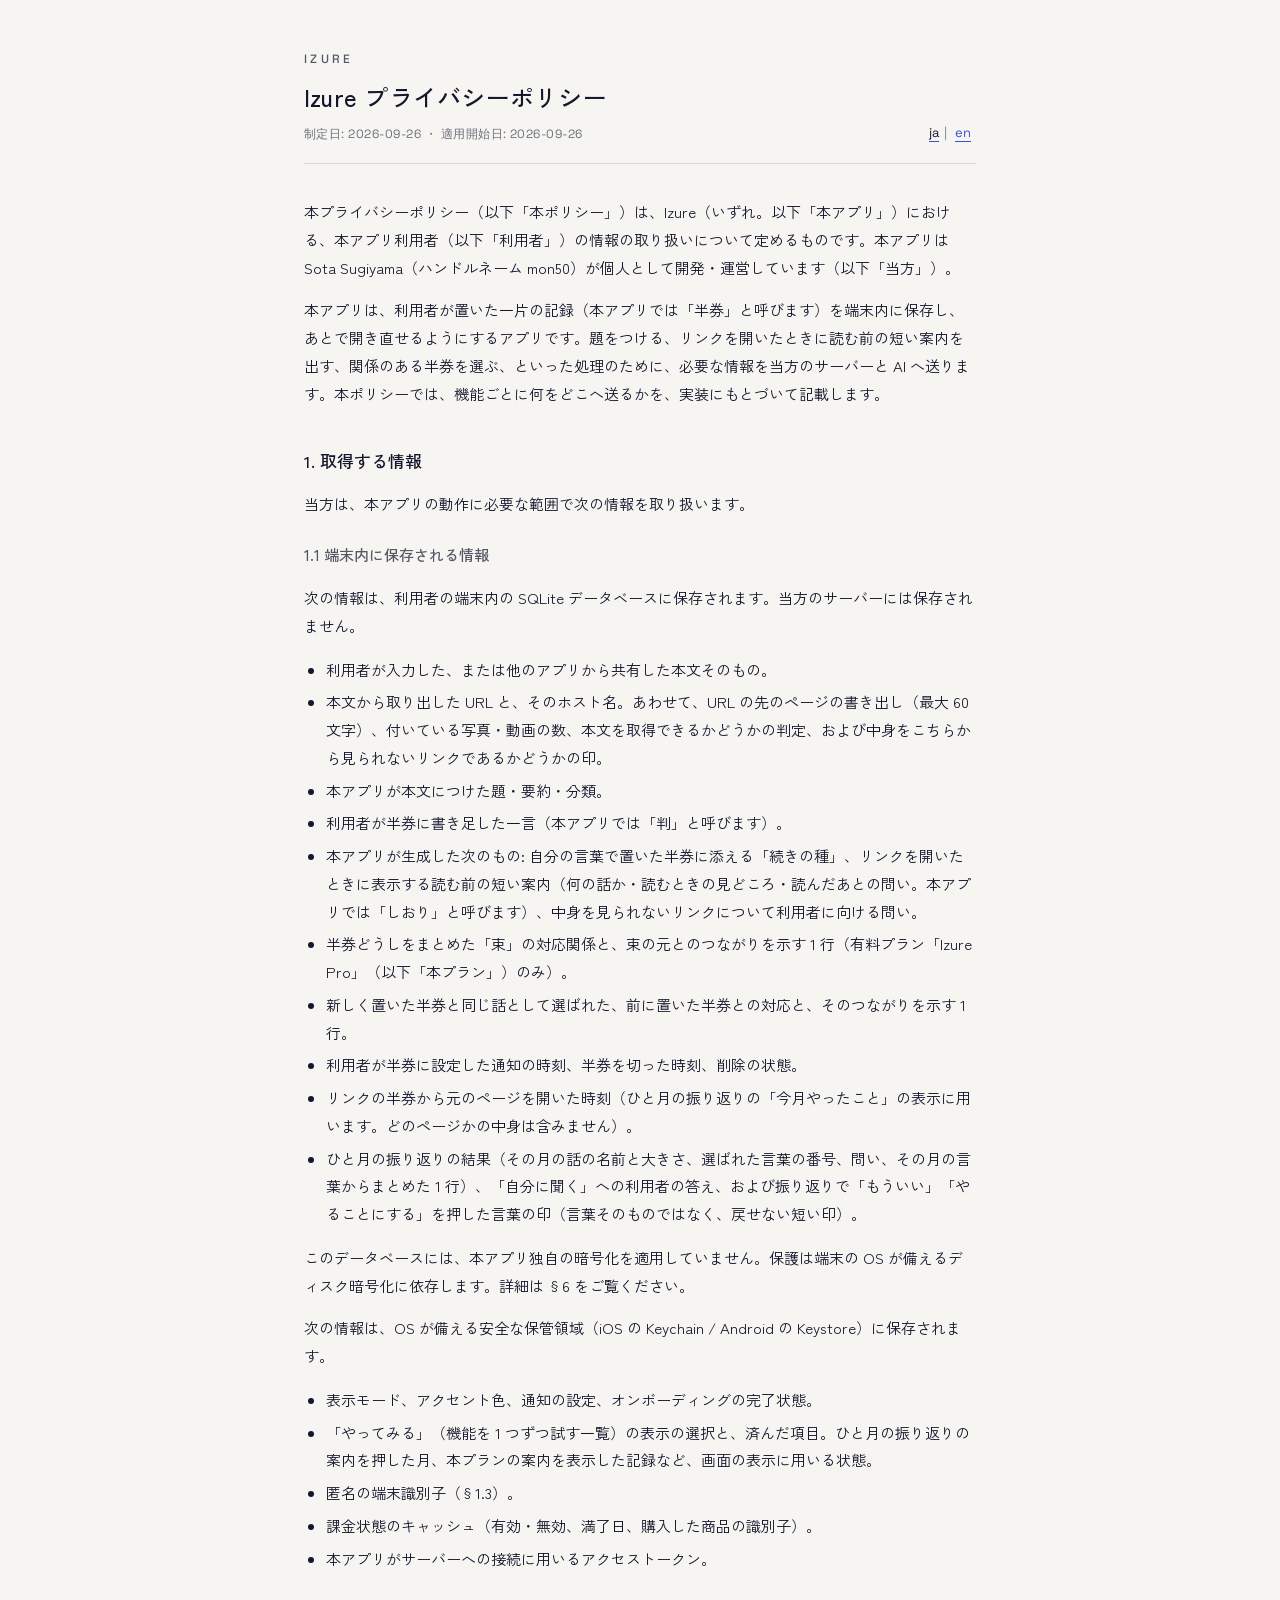
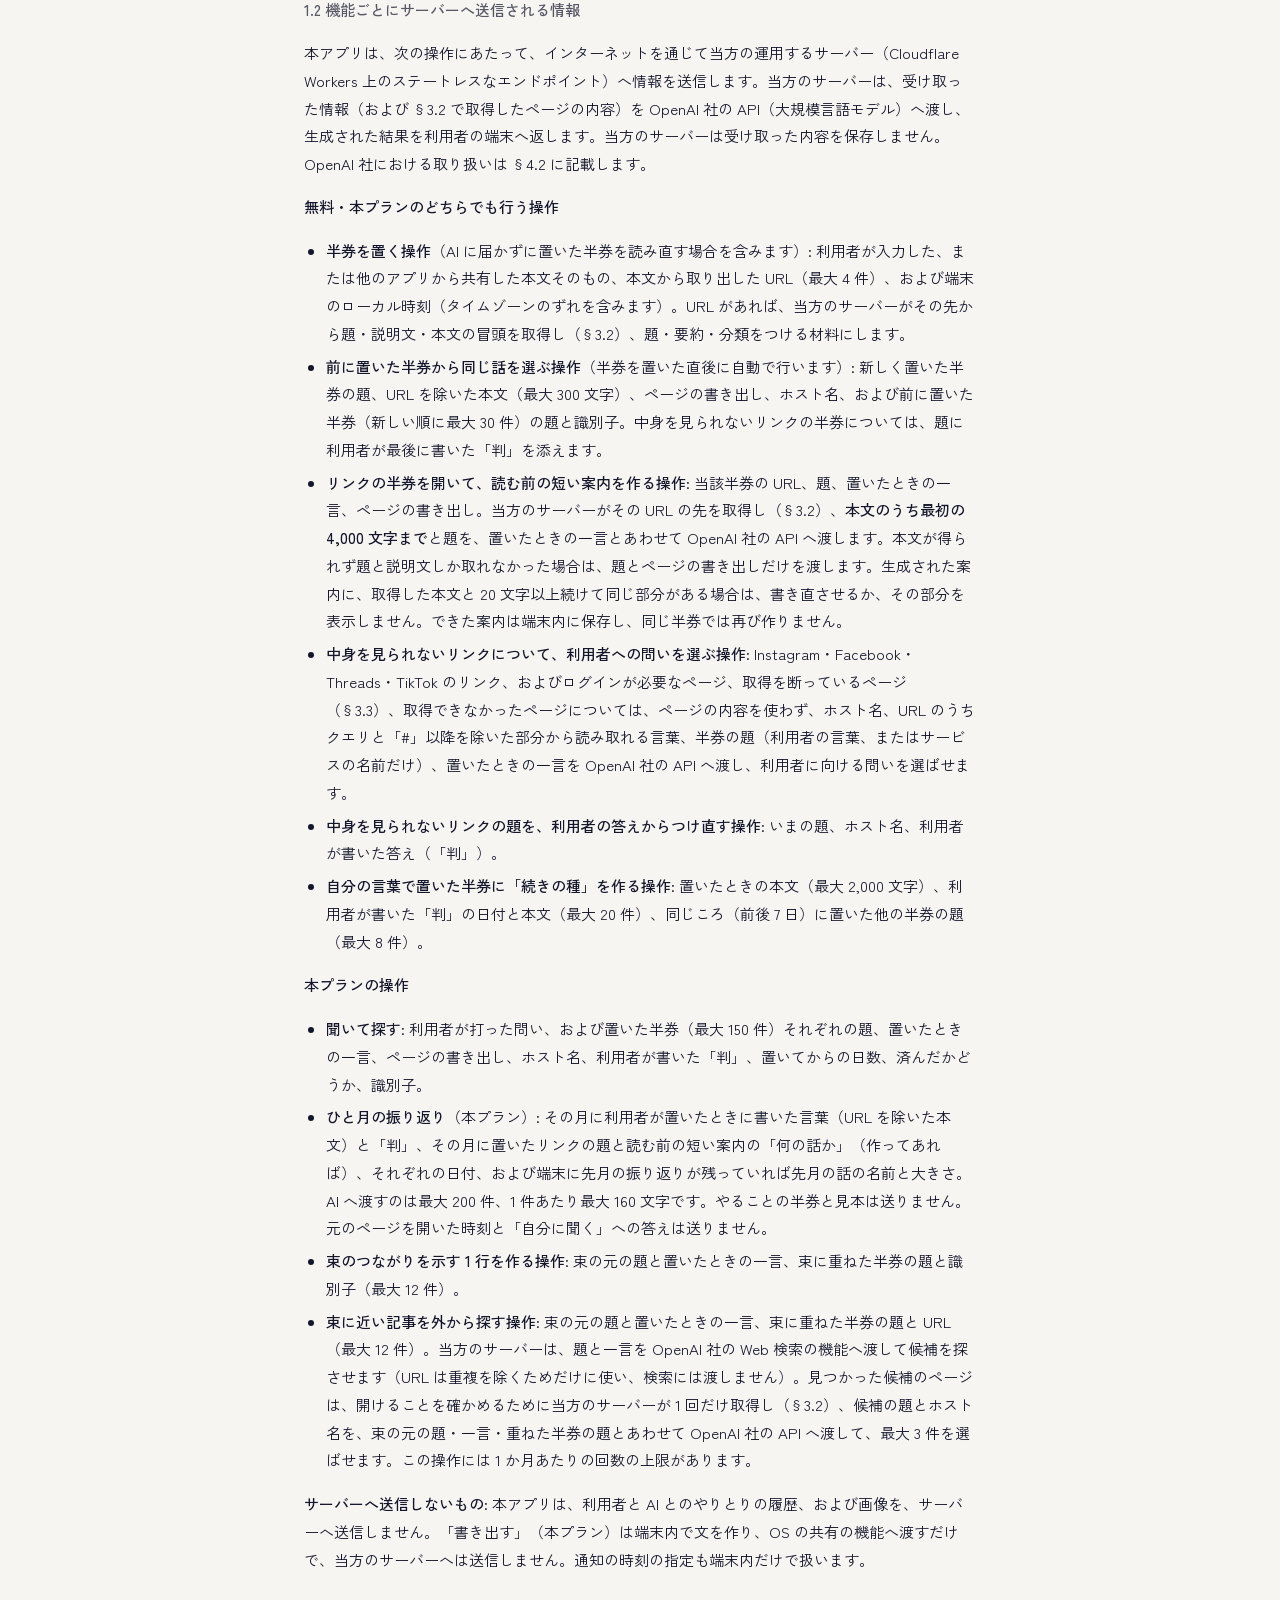
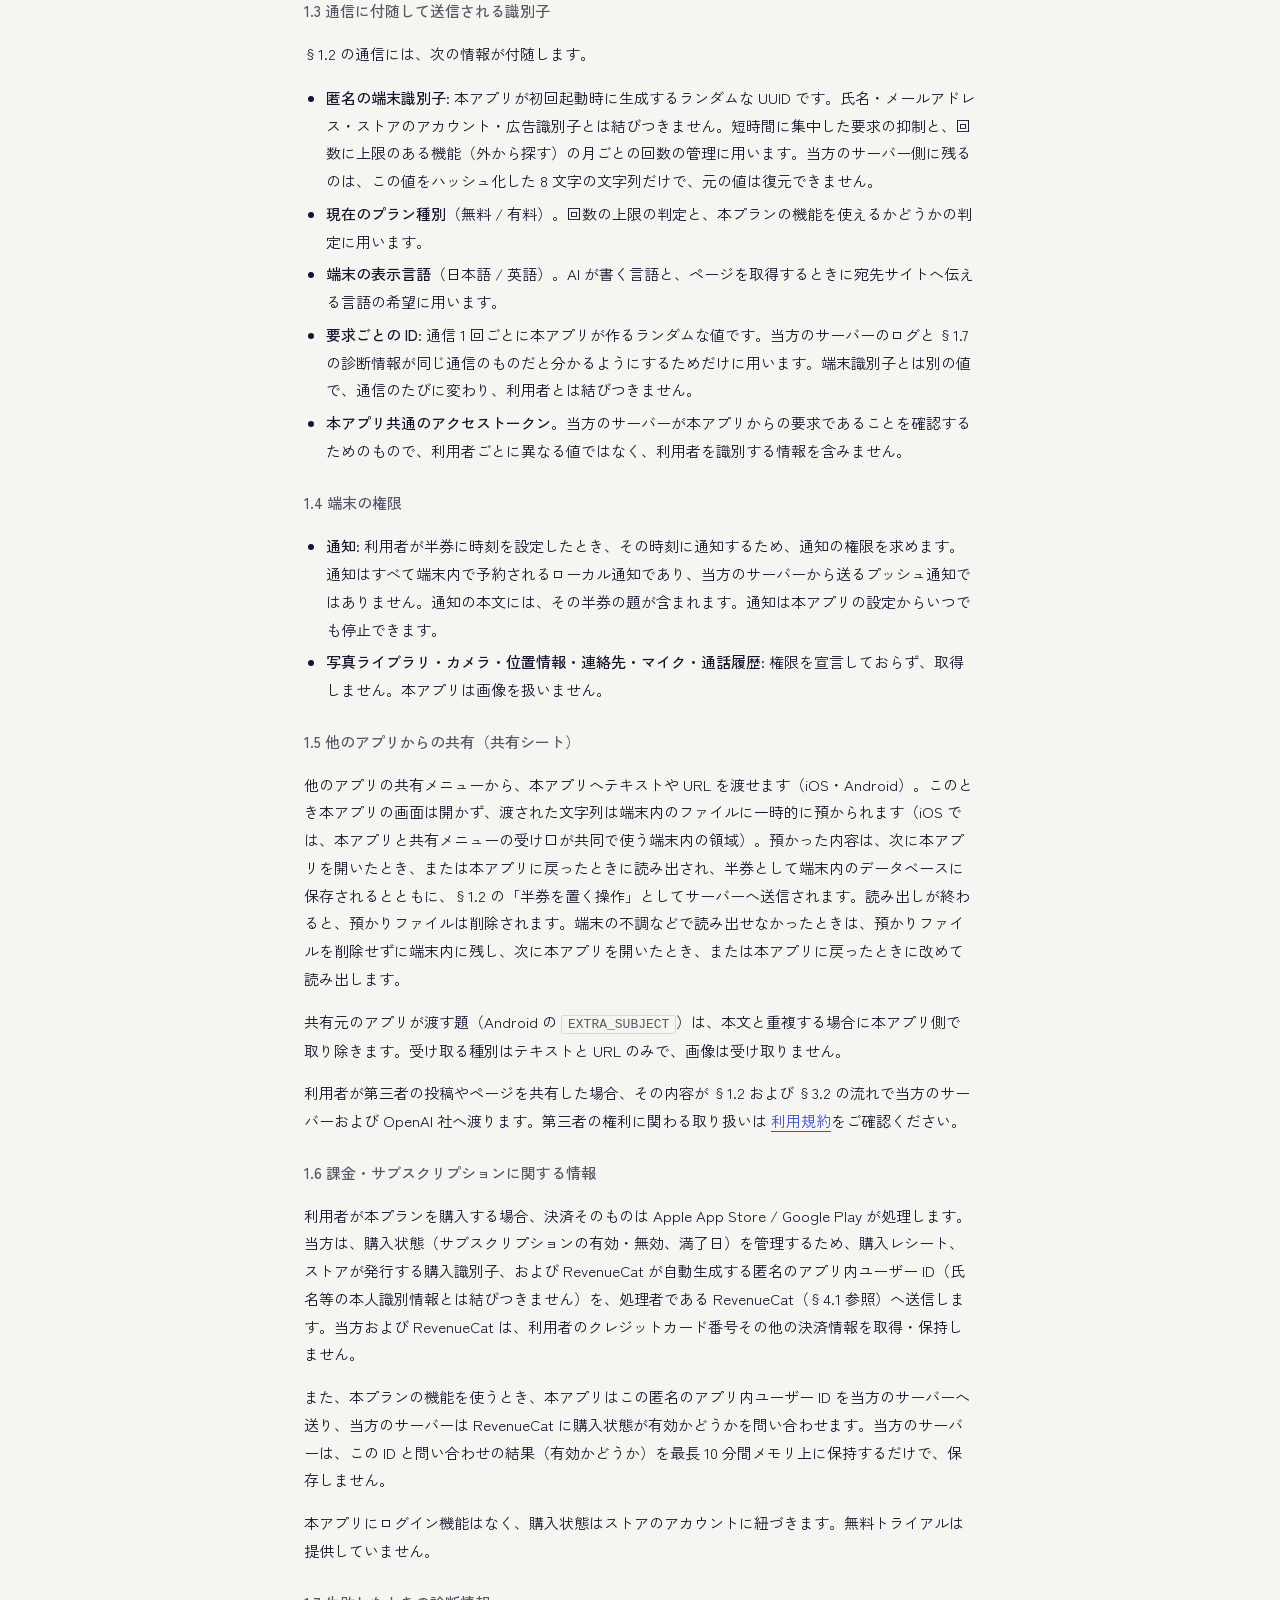
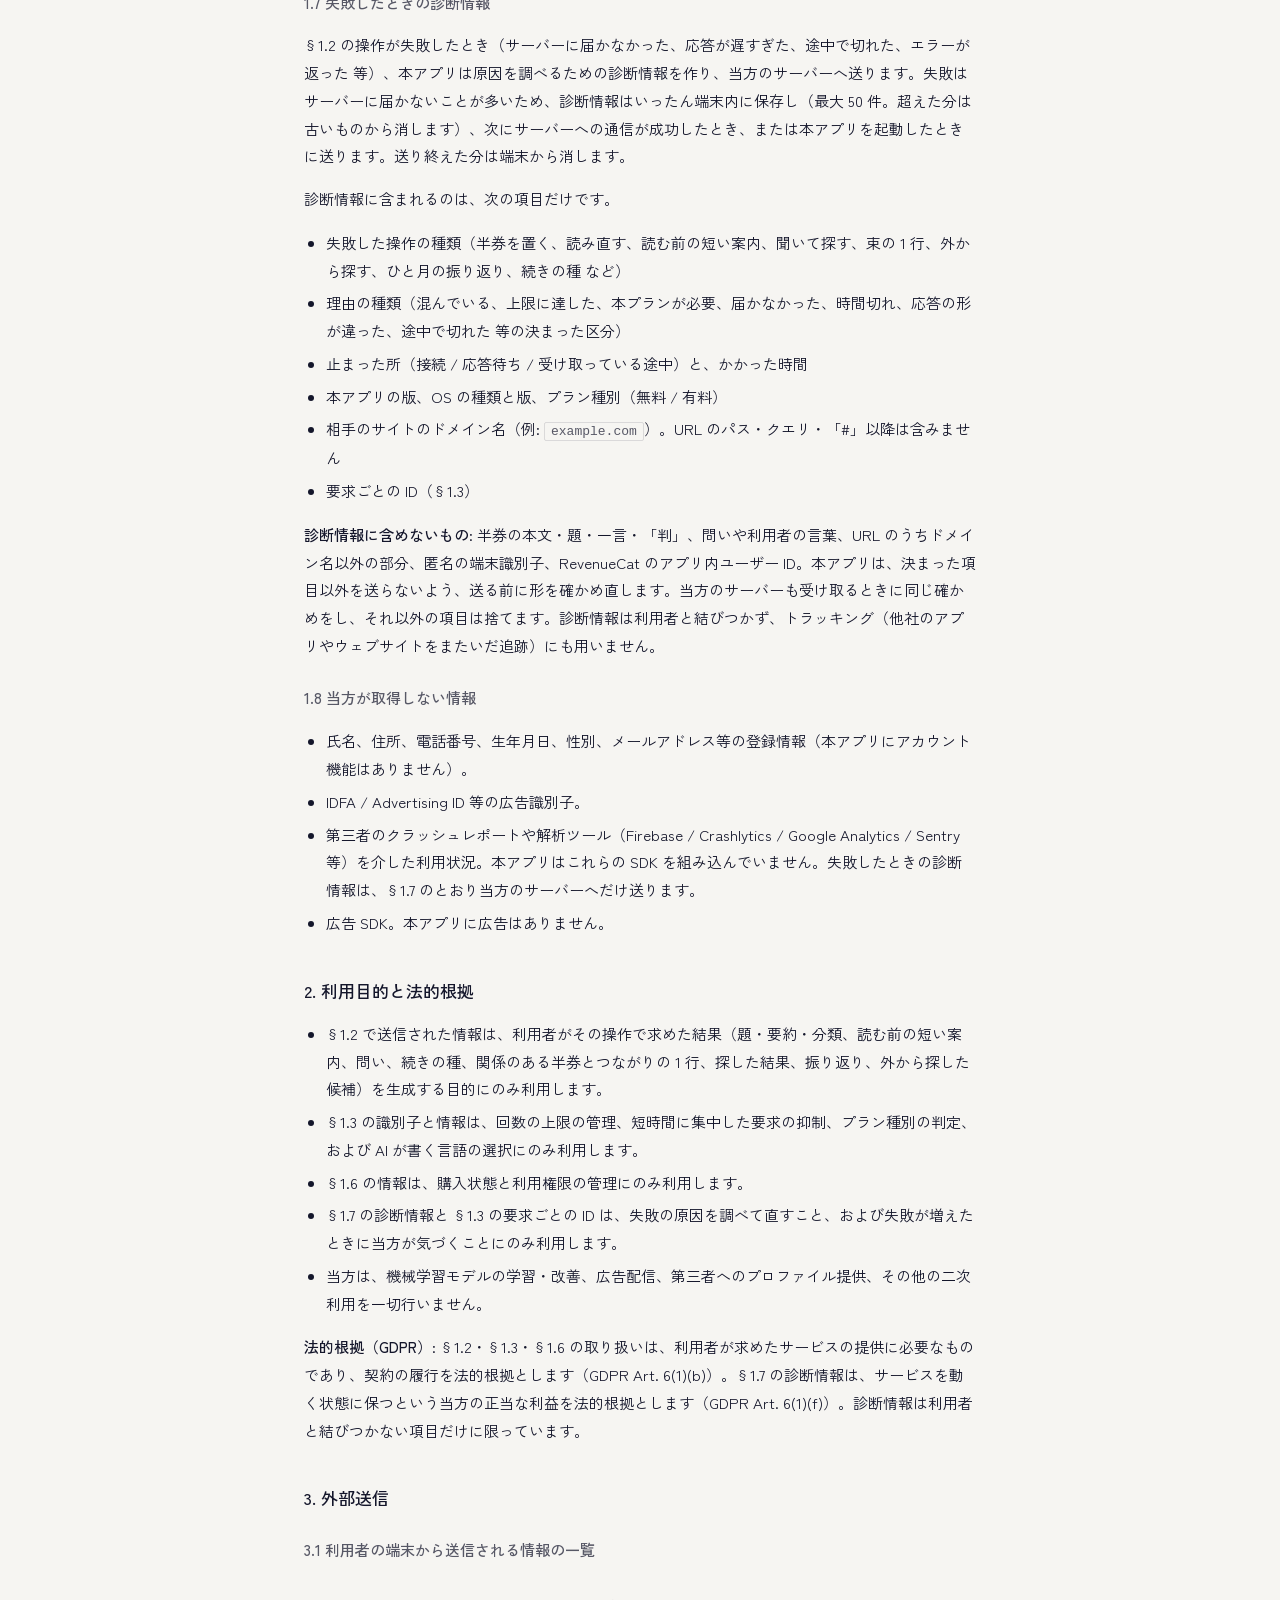
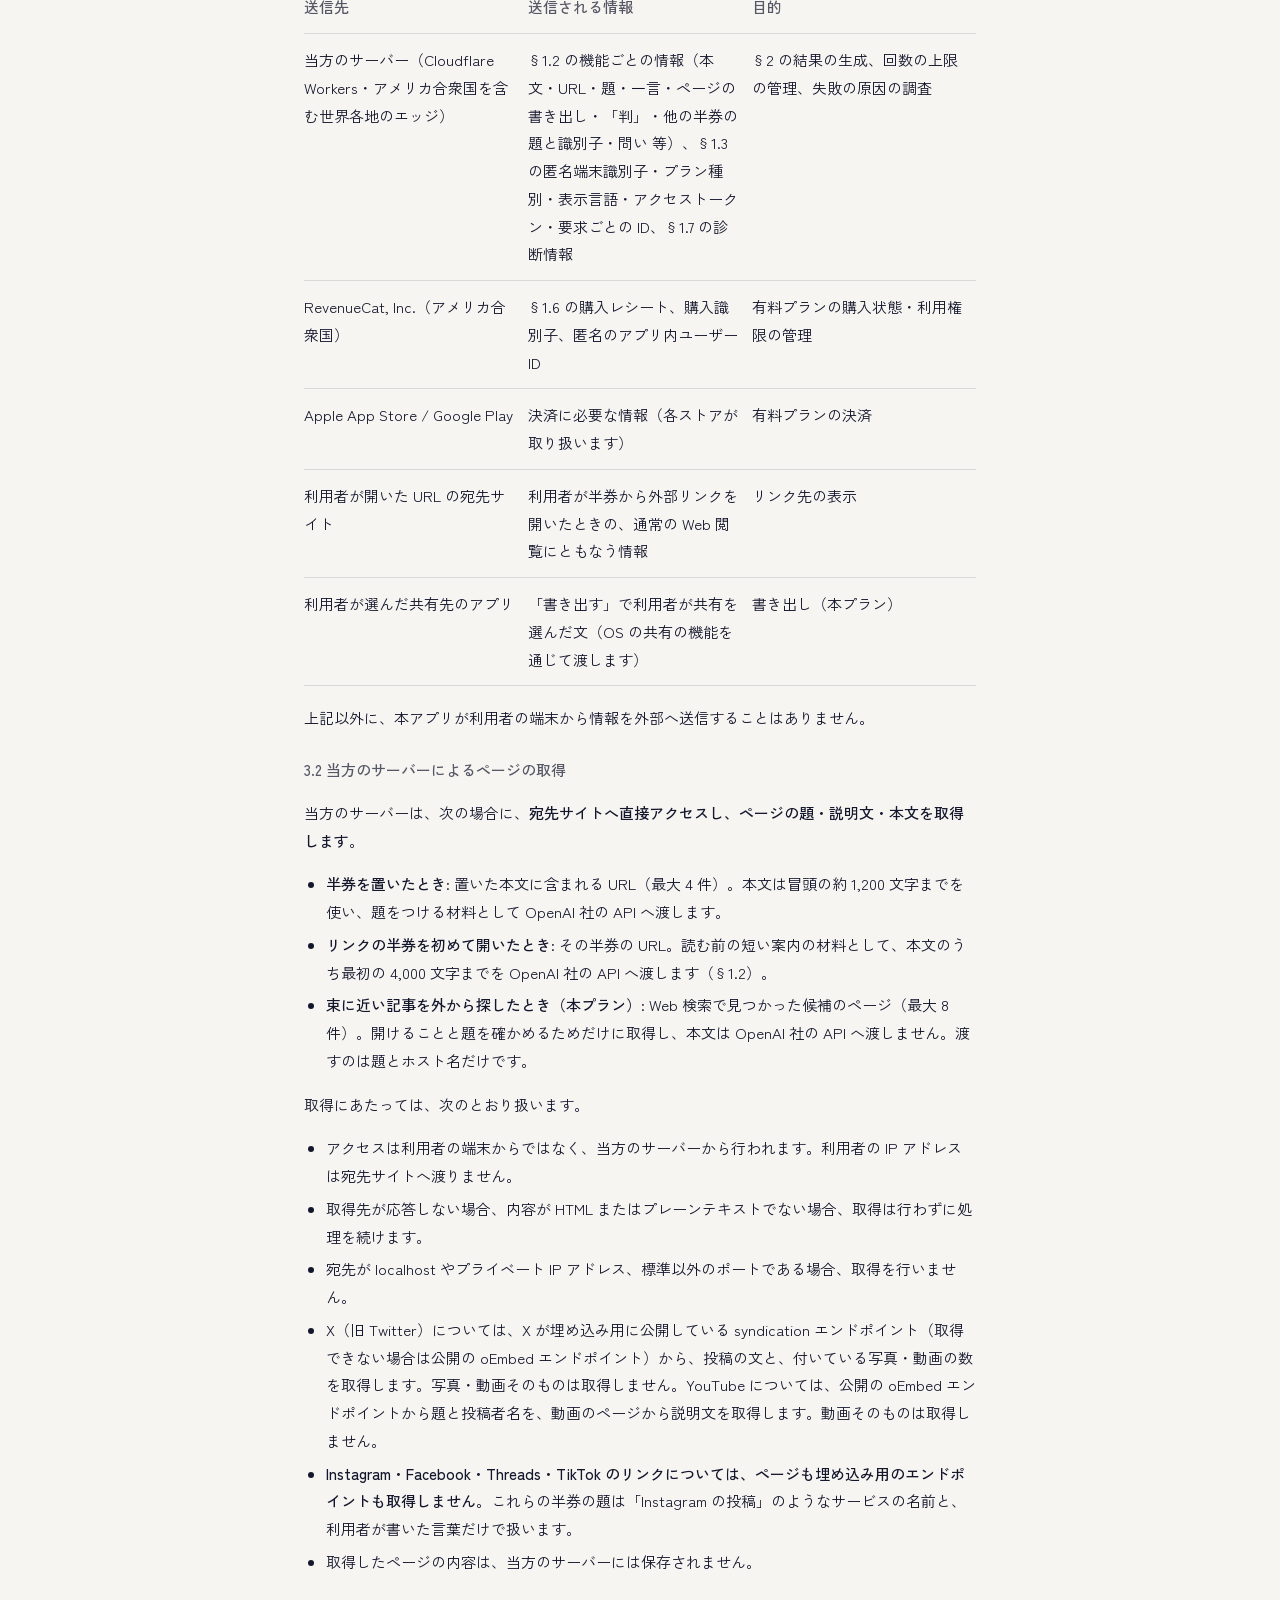
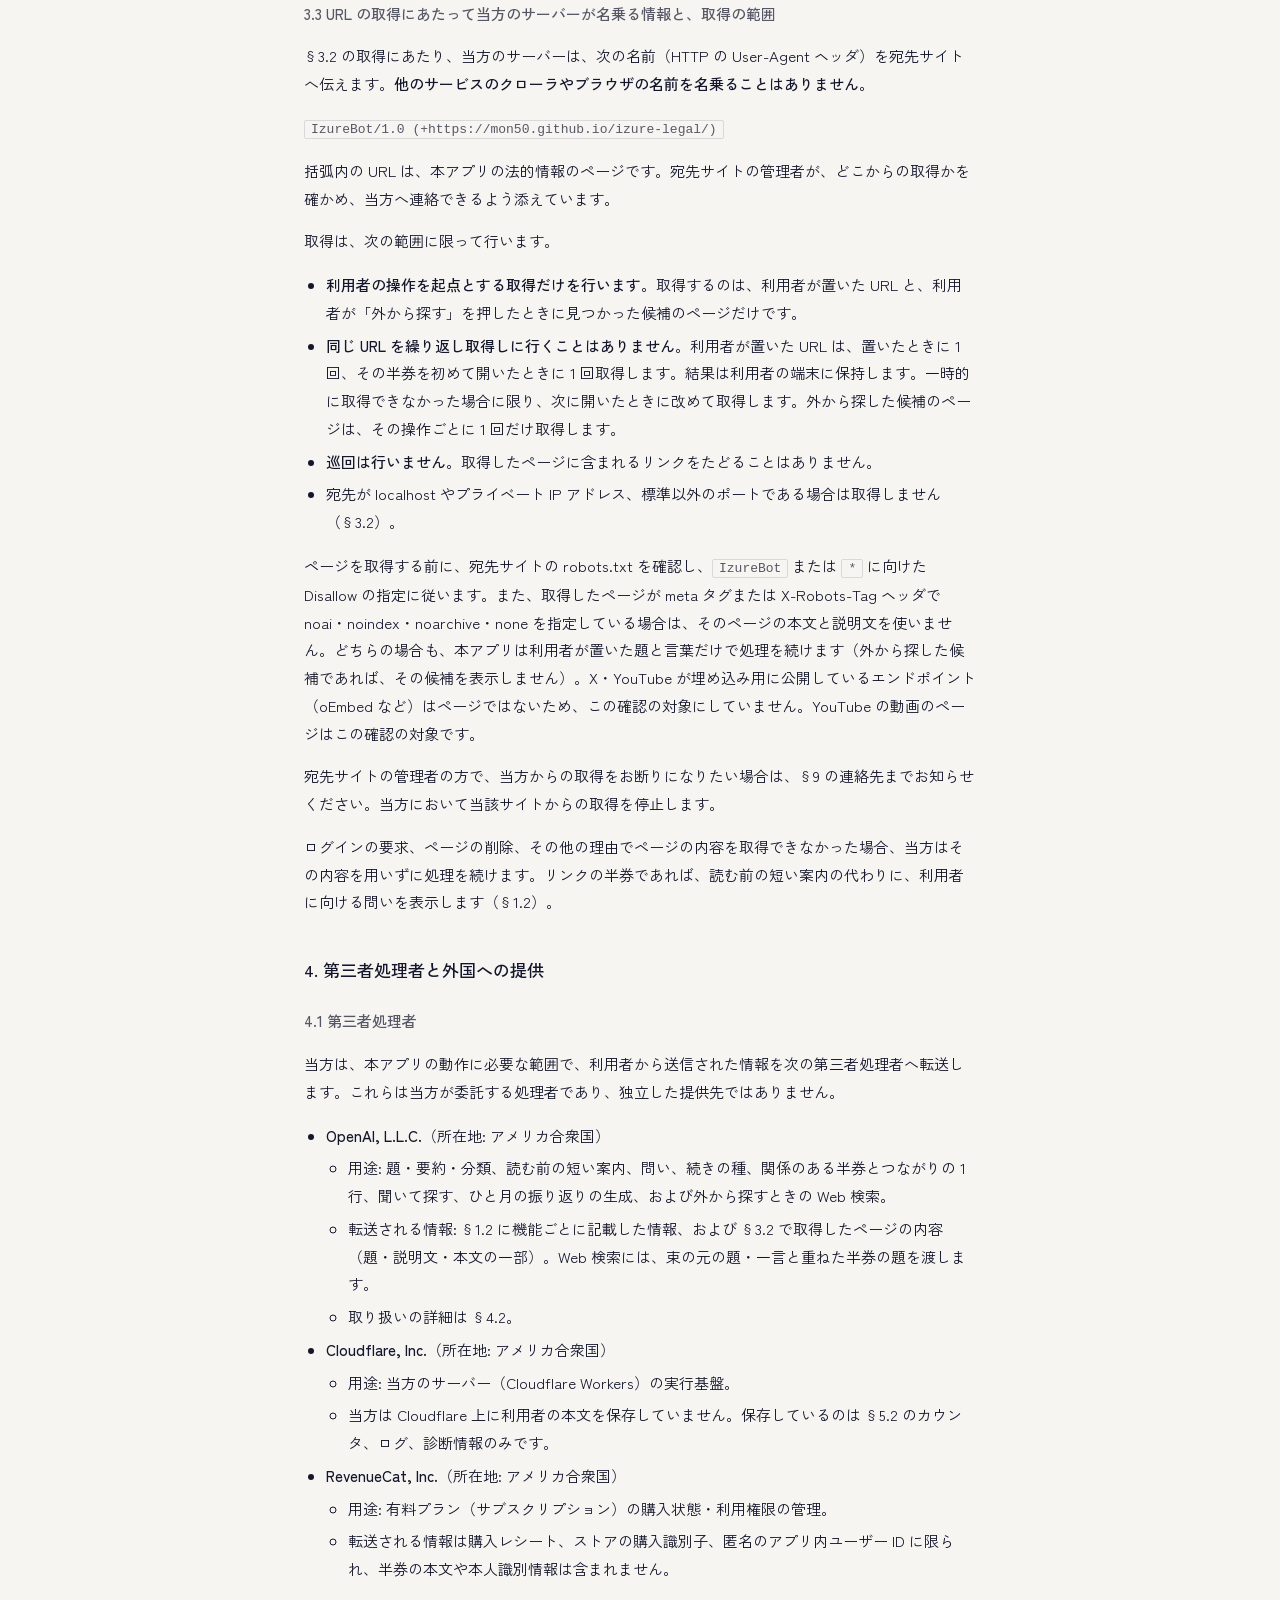
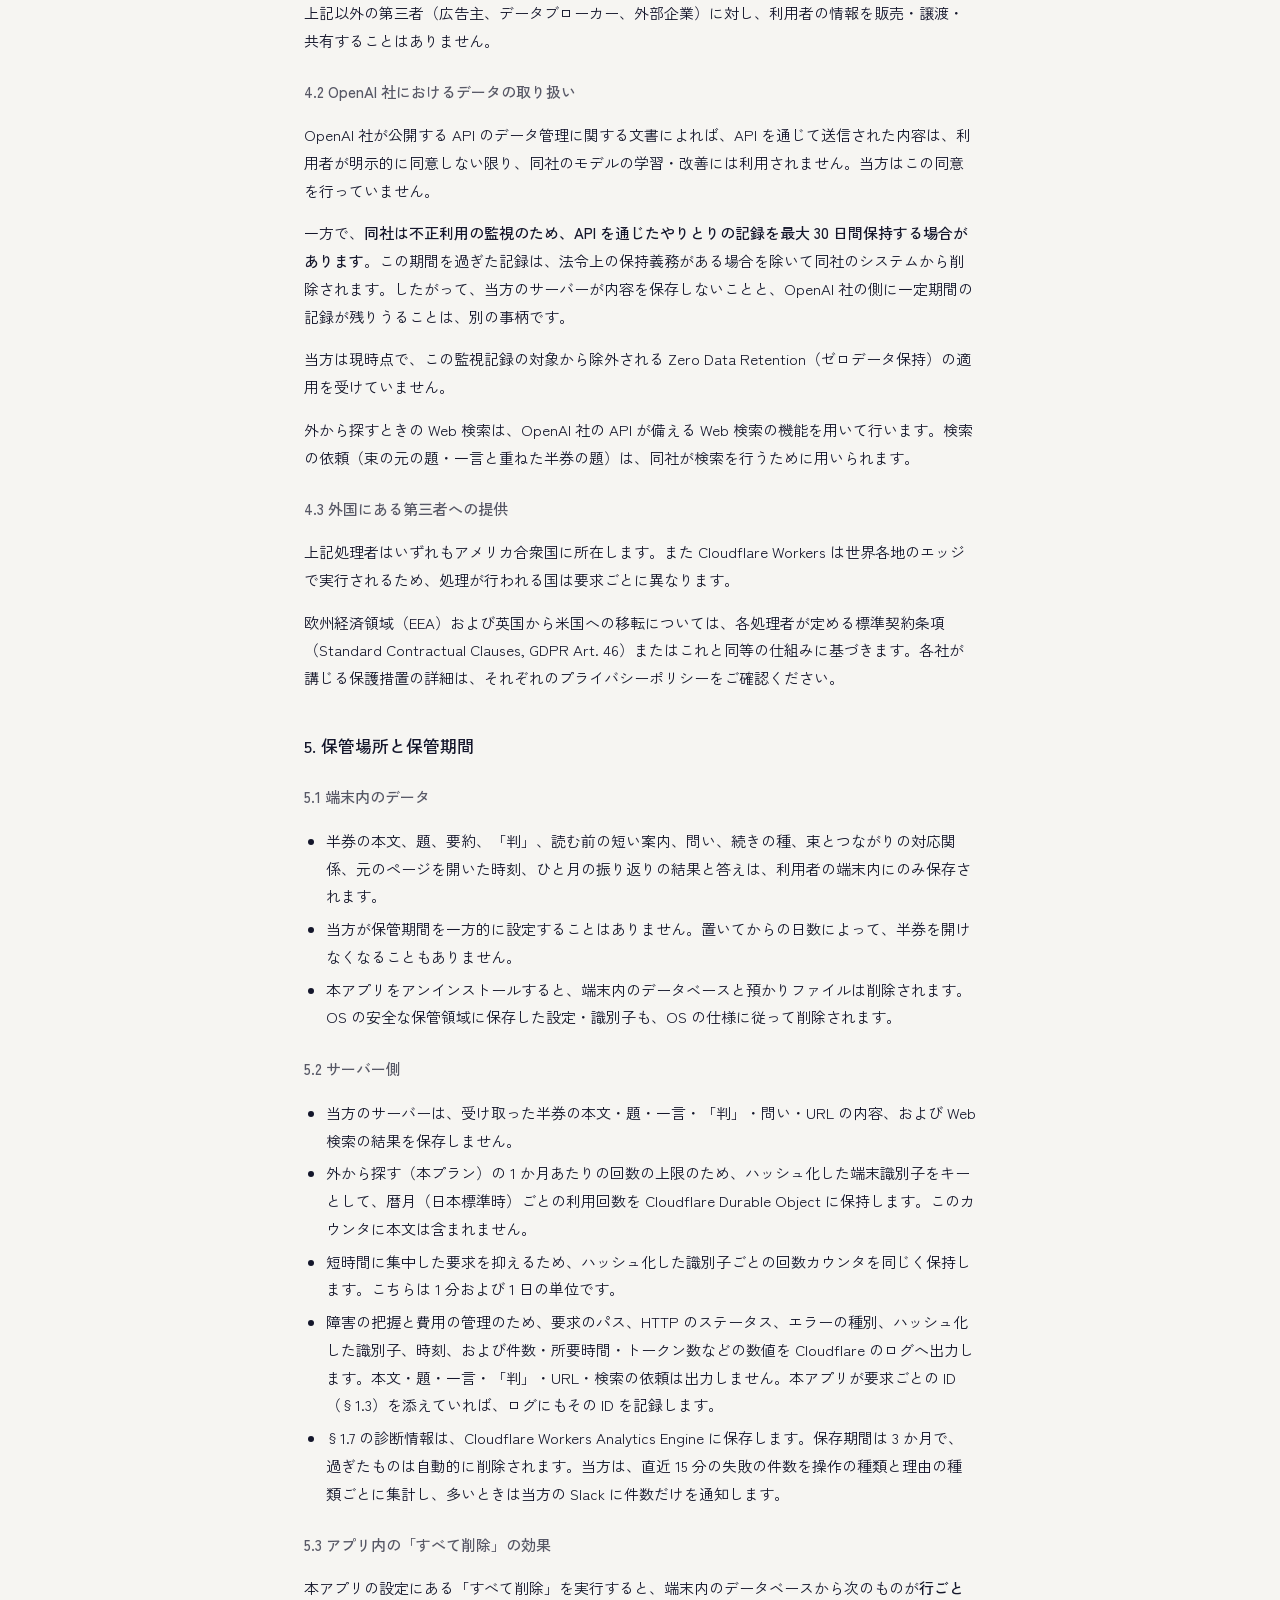
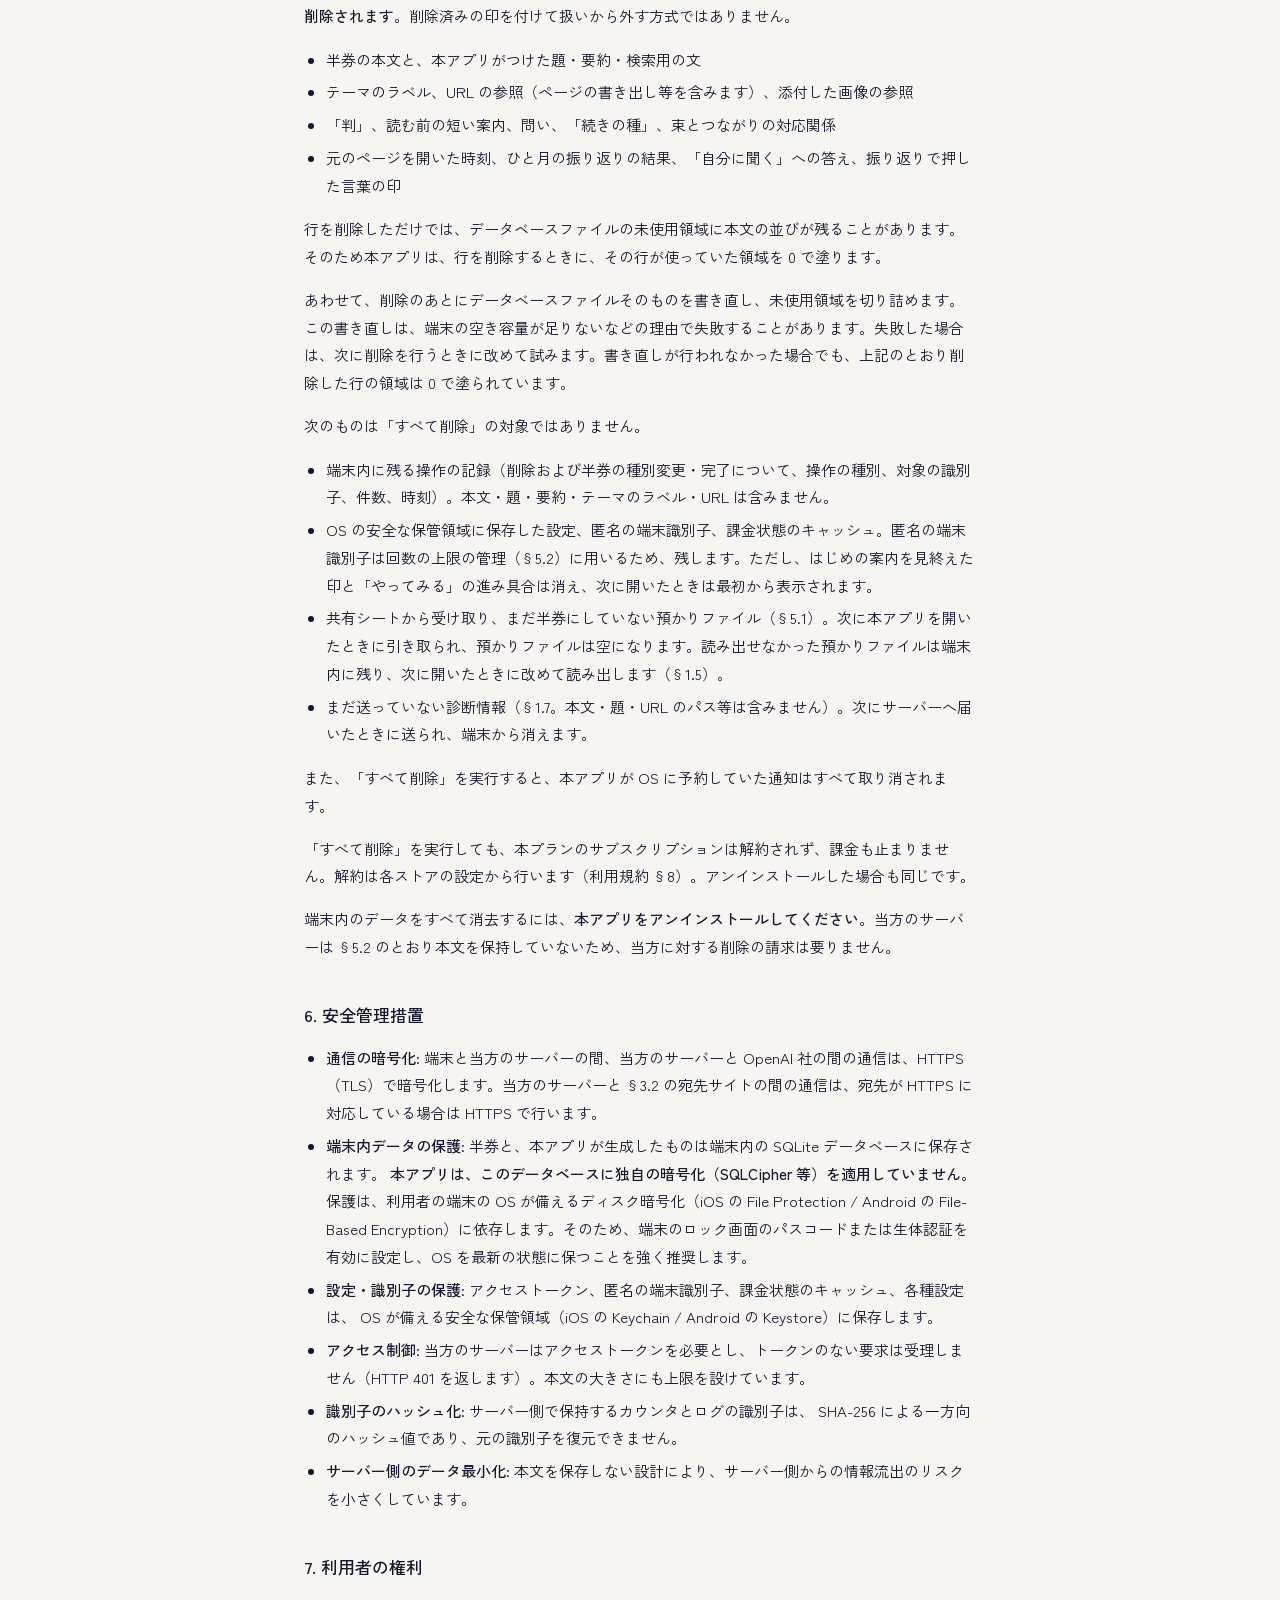
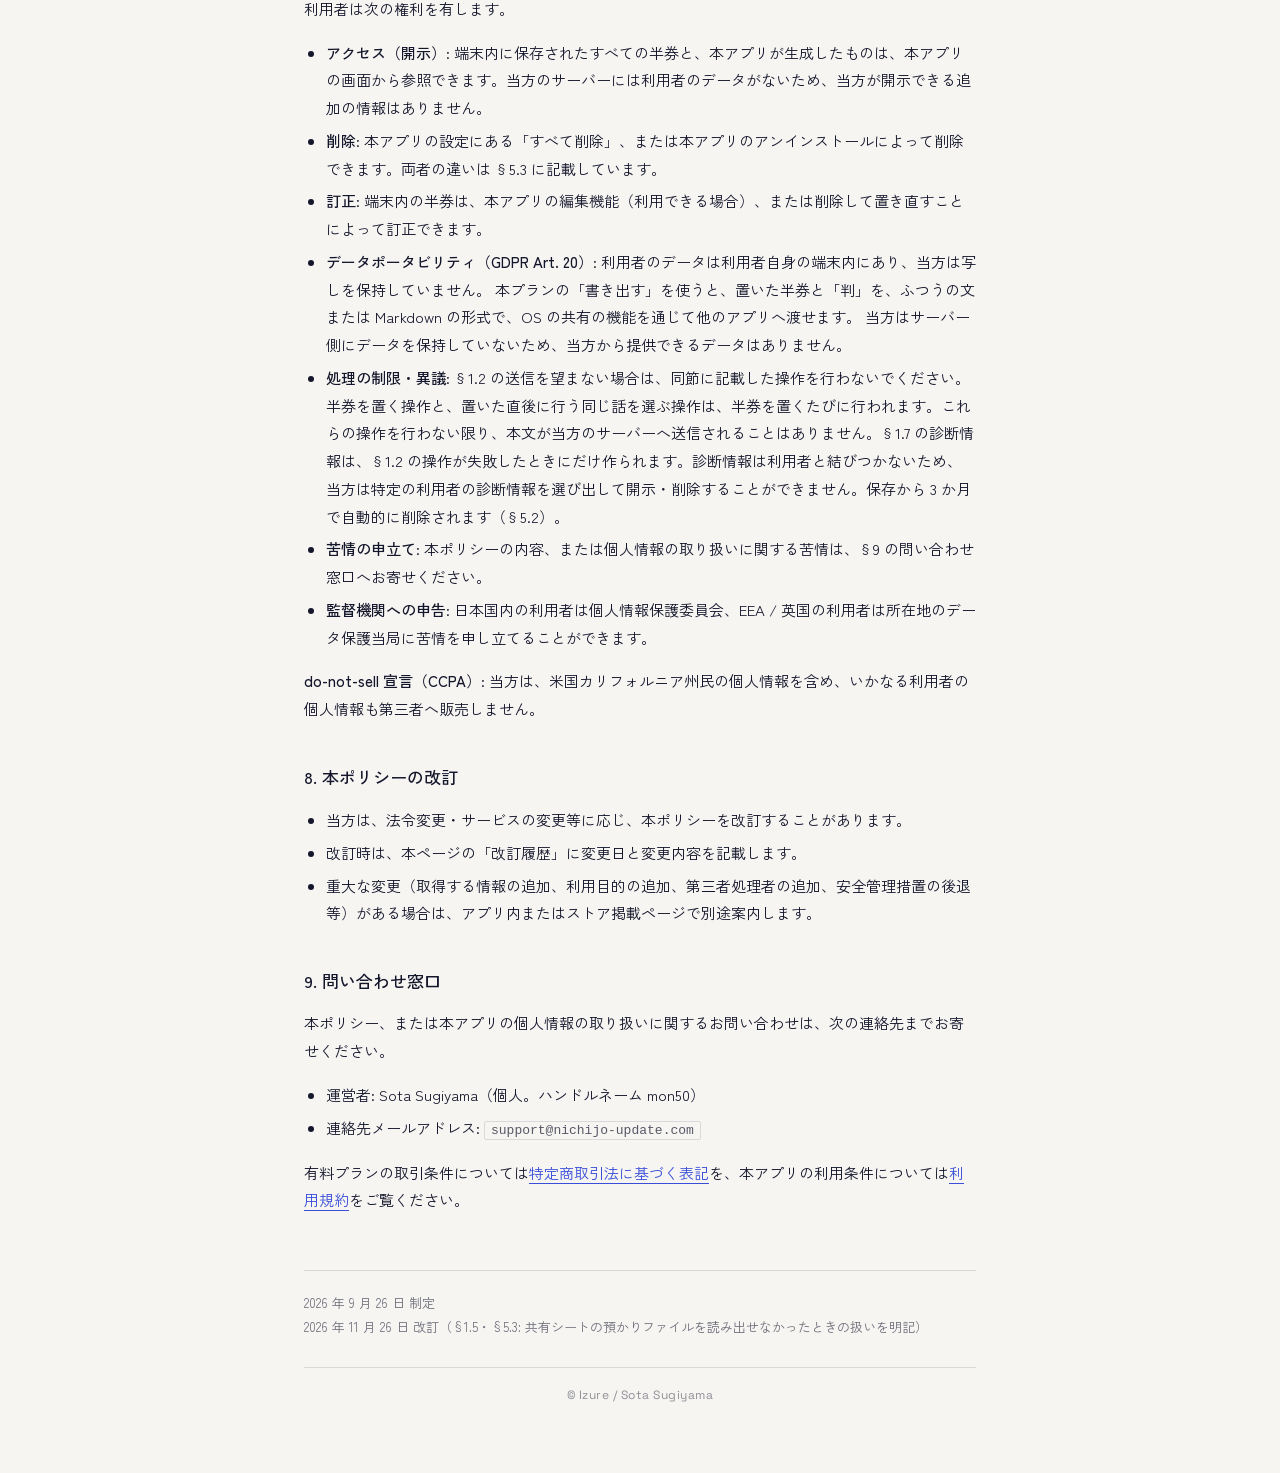
<file: legal/privacy/ja/index.html>
<!doctype html>
<!--
  Izure プライバシーポリシー（ja）根拠法令・ガイドライン:
  - 個人情報保護法（個人情報の保護に関する法律）第 17 条 / 第 18 条 / 第 21 条 / 第 23 条 / 第 27 条 / 第 28 条 / 第 32 条
  - 電気通信事業法 第 27 条の 12（外部送信規律, 2023 改正）— 送信先と送信情報の開示
  - 個人情報保護委員会「生成 AI サービスの利用に関する注意喚起等」（2024）
  - 経済産業省・総務省「AI 事業者ガイドライン」（2024）
  - GDPR Art. 6(1)(b)（法的根拠）, Art. 13 / 14（情報提供義務）, Art. 15-22（データ主体の権利）, Art. 20（ポータビリティ）, Art. 28（プロセッサー）, Art. 46（SCC）
  - CCPA（Cal. Civ. Code §§1798.100–1798.199）— do-not-sell の明示
  - Apple App Store Review Guideline 5.1 / Google Play Developer Policy

  記述の根拠（2026-09-26 時点の実装。方針 B）:
  - 送信先と送信情報: worker/index.ts（/capture /shiori /link /catchup(seeds) /retitle /find /reflect /stack-why /stack-find）
    / ai-backend/{shiori,link,find,reflect,retitle,stack}-relay.ts / ai-backend/relay-handler.ts（parseCatchUpRelayInput は seeds のみ）
    / src/server/services/chat-orchestrator.ts（capturePromptFor: URL 最大 4、直近の会話は送らない）/ src/app-shell/composition-root.ts（ヘッダ）
  - しおり: ai-backend/shiori-relay.ts（本文 4,000 字まで・写しの確認 20 字）/ src/server/api/shiori-use-case.ts（端末の memory_shiori に残す）
  - 見られないリンク: ai-backend/unseen-link.ts（Instagram・Facebook・Threads・TikTok は取得しない。問いの材料は host・クエリを落とした URL の言葉・題・一言）
  - 外から探す: ai-backend/openai-llm-client.ts searchWeb（OpenAI web search）/ worker の /stack-find（開けるかを 1 回取得して確かめる。robots・meta に従う）/ 月の上限 QUOTA_WEB_SEARCH_PRO_MAX
  - 端末内保存: src/adapters/storage/schema.ts / src/adapters/config/secure-store-*.ts
    （0029_reflect_self: memory_events = 元を開いた時刻 / reflect_months = 振り返りの結果と答え / reflect_hidden = 押した言葉の印）
  - 暗号化の状態: src/adapters/storage/expo-sqlite-database-factory.ts（os-disk-encryption-fallback, secure_delete = ON）
  - すべて削除の挙動: src/adapters/storage/drizzle-storage-adapter.ts deleteAllUserData（物理削除 + VACUUM）
  - 旧版の残りの消去: src/adapters/storage/migrations.ts の 0018_purge_soft_deleted_rows / 0026_drop_memory_catchups / 0027_drop_memory_digs
  - 予約通知の取り消し: src/features/today/delete-all-flow.ts
  - すべて削除で消える端末の印（はじめの案内の済み印・やってみるの進み具合）: src/features/today/use-settings-actions.ts performDeleteAll
  - すべて削除は課金状態に触れない（購読は続く）: 同上 / drizzle-storage-adapter.ts deleteAllUserData
  - URL 取得: ai-backend/url-context.ts / ai-backend/robots.ts
  - 共有シート: plugins/with-share-receiver.cjs / src/features/share/share-inbox.ts
  - 書き出す: src/features/export/export-share.ts（端末内で作り OS の共有へ渡す。サーバーへは送らない）
  - 課金: src/billing/revenuecat-billing-adapter.ts

  2026-09-26: Gemini（ai-backend/media-reader.ts）は利用者のデータの処理に使わなくなった。置くときの判定は probe（Gemini を呼ばない）で、
  しおり・外から探すは media を渡さない。/canary の週 1 回の確認だけが、作者が選んだ公開動画 1 本を Gemini に渡す（利用者のデータを含まない）。
  そのため第三者処理者から Google LLC を外した。

  2026-11-26（軽微な改訂。根拠: 個人情報保護法 第 21 条・第 32 条の公表事項の正確さ）: 共有シートの預かりファイルを読み出せなかったときは、
  消さずに端末内に残し、次に開いたときに改めて読む（src/features/share/share-inbox.ts）。前は読み出しの失敗でも消していた。
  §1.5・§5.3 に明記した。送信先・送信する情報・端末の外での保存は変わらない。
  プラン名「Izure Pro」は仮置き。確定後に一括で差し替える。
-->
<html lang="ja">
  <head>
    <meta charset="utf-8" />
    <meta name="viewport" content="width=device-width, initial-scale=1" />
    <meta name="robots" content="index,follow" />
    <title>Izure プライバシーポリシー</title>
    <link rel="stylesheet" href="../../shared/style.css" />
  </head>
  <body>
    <main class="legal">
      <header class="head">
        <div>
          <span class="mark">IZURE</span>
          <h1>Izure プライバシーポリシー</h1>
          <div class="sub">制定日: 2026-09-26 ・ 適用開始日: 2026-09-26</div>
        </div>
        <nav class="lang">
          <a href="../ja/" class="active">ja</a>|
          <a href="../en/">en</a>
        </nav>
      </header>

      <p>
        本プライバシーポリシー（以下「本ポリシー」）は、Izure（いずれ。以下「本アプリ」）における、本アプリ利用者（以下「利用者」）の情報の取り扱いについて定めるものです。本アプリは Sota Sugiyama（ハンドルネーム mon50）が個人として開発・運営しています（以下「当方」）。
      </p>
      <p>
        本アプリは、利用者が置いた一片の記録（本アプリでは「半券」と呼びます）を端末内に保存し、あとで開き直せるようにするアプリです。題をつける、リンクを開いたときに読む前の短い案内を出す、関係のある半券を選ぶ、といった処理のために、必要な情報を当方のサーバーと AI へ送ります。本ポリシーでは、機能ごとに何をどこへ送るかを、実装にもとづいて記載します。
      </p>

      <h2>1. 取得する情報</h2>
      <!-- 個人情報保護法 第 17 条 / 第 21 条（取得の制限 / 取得時の利用目的の通知） -->
      <p>当方は、本アプリの動作に必要な範囲で次の情報を取り扱います。</p>

      <h3>1.1 端末内に保存される情報</h3>
      <p>次の情報は、利用者の端末内の SQLite データベースに保存されます。当方のサーバーには保存されません。</p>
      <ul>
        <li>利用者が入力した、または他のアプリから共有した本文そのもの。</li>
        <li>本文から取り出した URL と、そのホスト名。あわせて、URL の先のページの書き出し（最大 60 文字）、付いている写真・動画の数、本文を取得できるかどうかの判定、および中身をこちらから見られないリンクであるかどうかの印。</li>
        <li>本アプリが本文につけた題・要約・分類。</li>
        <li>利用者が半券に書き足した一言（本アプリでは「判」と呼びます）。</li>
        <li>本アプリが生成した次のもの: 自分の言葉で置いた半券に添える「続きの種」、リンクを開いたときに表示する読む前の短い案内（何の話か・読むときの見どころ・読んだあとの問い。本アプリでは「しおり」と呼びます）、中身を見られないリンクについて利用者に向ける問い。</li>
        <li>半券どうしをまとめた「束」の対応関係と、束の元とのつながりを示す 1 行（有料プラン「Izure Pro」（以下「本プラン」）のみ）。</li>
        <li>新しく置いた半券と同じ話として選ばれた、前に置いた半券との対応と、そのつながりを示す 1 行。</li>
        <li>利用者が半券に設定した通知の時刻、半券を切った時刻、削除の状態。</li>
        <li>リンクの半券から元のページを開いた時刻（ひと月の振り返りの「今月やったこと」の表示に用います。どのページかの中身は含みません）。</li>
        <li>ひと月の振り返りの結果（その月の話の名前と大きさ、選ばれた言葉の番号、問い、その月の言葉からまとめた 1 行）、「自分に聞く」への利用者の答え、および振り返りで「もういい」「やることにする」を押した言葉の印（言葉そのものではなく、戻せない短い印）。</li>
      </ul>
      <p>
        このデータベースには、本アプリ独自の暗号化を適用していません。保護は端末の OS が備えるディスク暗号化に依存します。詳細は §6 をご覧ください。
      </p>
      <p>次の情報は、OS が備える安全な保管領域（iOS の Keychain / Android の Keystore）に保存されます。</p>
      <ul>
        <li>表示モード、アクセント色、通知の設定、オンボーディングの完了状態。</li>
        <li>「やってみる」（機能を 1 つずつ試す一覧）の表示の選択と、済んだ項目。ひと月の振り返りの案内を押した月、本プランの案内を表示した記録など、画面の表示に用いる状態。</li>
        <li>匿名の端末識別子（§1.3）。</li>
        <li>課金状態のキャッシュ（有効・無効、満了日、購入した商品の識別子）。</li>
        <li>本アプリがサーバーへの接続に用いるアクセストークン。</li>
      </ul>

      <h3>1.2 機能ごとにサーバーへ送信される情報</h3>
      <p>
        本アプリは、次の操作にあたって、インターネットを通じて当方の運用するサーバー（Cloudflare Workers 上のステートレスなエンドポイント）へ情報を送信します。当方のサーバーは、受け取った情報（および §3.2 で取得したページの内容）を OpenAI 社の API（大規模言語モデル）へ渡し、生成された結果を利用者の端末へ返します。当方のサーバーは受け取った内容を保存しません。OpenAI 社における取り扱いは §4.2 に記載します。
      </p>
      <p><strong>無料・本プランのどちらでも行う操作</strong></p>
      <ul>
        <li>
          <strong>半券を置く操作</strong>（AI に届かずに置いた半券を読み直す場合を含みます）: 利用者が入力した、または他のアプリから共有した本文そのもの、本文から取り出した URL（最大 4 件）、および端末のローカル時刻（タイムゾーンのずれを含みます）。URL があれば、当方のサーバーがその先から題・説明文・本文の冒頭を取得し（§3.2）、題・要約・分類をつける材料にします。
        </li>
        <li>
          <strong>前に置いた半券から同じ話を選ぶ操作</strong>（半券を置いた直後に自動で行います）: 新しく置いた半券の題、URL を除いた本文（最大 300 文字）、ページの書き出し、ホスト名、および前に置いた半券（新しい順に最大 30 件）の題と識別子。中身を見られないリンクの半券については、題に利用者が最後に書いた「判」を添えます。
        </li>
        <li>
          <strong>リンクの半券を開いて、読む前の短い案内を作る操作</strong>: 当該半券の URL、題、置いたときの一言、ページの書き出し。当方のサーバーがその URL の先を取得し（§3.2）、<strong>本文のうち最初の 4,000 文字まで</strong>と題を、置いたときの一言とあわせて OpenAI 社の API へ渡します。本文が得られず題と説明文しか取れなかった場合は、題とページの書き出しだけを渡します。生成された案内に、取得した本文と 20 文字以上続けて同じ部分がある場合は、書き直させるか、その部分を表示しません。できた案内は端末内に保存し、同じ半券では再び作りません。
        </li>
        <li>
          <strong>中身を見られないリンクについて、利用者への問いを選ぶ操作</strong>: Instagram・Facebook・Threads・TikTok のリンク、およびログインが必要なページ、取得を断っているページ（§3.3）、取得できなかったページについては、ページの内容を使わず、ホスト名、URL のうちクエリと「#」以降を除いた部分から読み取れる言葉、半券の題（利用者の言葉、またはサービスの名前だけ）、置いたときの一言を OpenAI 社の API へ渡し、利用者に向ける問いを選ばせます。
        </li>
        <li>
          <strong>中身を見られないリンクの題を、利用者の答えからつけ直す操作</strong>: いまの題、ホスト名、利用者が書いた答え（「判」）。
        </li>
        <li>
          <strong>自分の言葉で置いた半券に「続きの種」を作る操作</strong>: 置いたときの本文（最大 2,000 文字）、利用者が書いた「判」の日付と本文（最大 20 件）、同じころ（前後 7 日）に置いた他の半券の題（最大 8 件）。
        </li>
      </ul>
      <p><strong>本プランの操作</strong></p>
      <ul>
        <li>
          <strong>聞いて探す</strong>: 利用者が打った問い、および置いた半券（最大 150 件）それぞれの題、置いたときの一言、ページの書き出し、ホスト名、利用者が書いた「判」、置いてからの日数、済んだかどうか、識別子。
        </li>
        <li>
          <strong>ひと月の振り返り</strong>（本プラン）: その月に利用者が置いたときに書いた言葉（URL を除いた本文）と「判」、その月に置いたリンクの題と読む前の短い案内の「何の話か」（作ってあれば）、それぞれの日付、および端末に先月の振り返りが残っていれば先月の話の名前と大きさ。AI へ渡すのは最大 200 件、1 件あたり最大 160 文字です。やることの半券と見本は送りません。元のページを開いた時刻と「自分に聞く」への答えは送りません。
        </li>
        <li>
          <strong>束のつながりを示す 1 行を作る操作</strong>: 束の元の題と置いたときの一言、束に重ねた半券の題と識別子（最大 12 件）。
        </li>
        <li>
          <strong>束に近い記事を外から探す操作</strong>: 束の元の題と置いたときの一言、束に重ねた半券の題と URL（最大 12 件）。当方のサーバーは、題と一言を OpenAI 社の Web 検索の機能へ渡して候補を探させます（URL は重複を除くためだけに使い、検索には渡しません）。見つかった候補のページは、開けることを確かめるために当方のサーバーが 1 回だけ取得し（§3.2）、候補の題とホスト名を、束の元の題・一言・重ねた半券の題とあわせて OpenAI 社の API へ渡して、最大 3 件を選ばせます。この操作には 1 か月あたりの回数の上限があります。
        </li>
      </ul>
      <p>
        <strong>サーバーへ送信しないもの</strong>: 本アプリは、利用者と AI とのやりとりの履歴、および画像を、サーバーへ送信しません。「書き出す」（本プラン）は端末内で文を作り、OS の共有の機能へ渡すだけで、当方のサーバーへは送信しません。通知の時刻の指定も端末内だけで扱います。
      </p>

      <h3>1.3 通信に付随して送信される識別子</h3>
      <p>§1.2 の通信には、次の情報が付随します。</p>
      <ul>
        <li>
          <strong>匿名の端末識別子</strong>: 本アプリが初回起動時に生成するランダムな UUID です。氏名・メールアドレス・ストアのアカウント・広告識別子とは結びつきません。短時間に集中した要求の抑制と、回数に上限のある機能（外から探す）の月ごとの回数の管理に用います。当方のサーバー側に残るのは、この値をハッシュ化した 8 文字の文字列だけで、元の値は復元できません。
        </li>
        <li><strong>現在のプラン種別</strong>（無料 / 有料）。回数の上限の判定と、本プランの機能を使えるかどうかの判定に用います。</li>
        <li><strong>端末の表示言語</strong>（日本語 / 英語）。AI が書く言語と、ページを取得するときに宛先サイトへ伝える言語の希望に用います。</li>
        <li>
          <strong>要求ごとの ID</strong>: 通信 1 回ごとに本アプリが作るランダムな値です。当方のサーバーのログと §1.7 の診断情報が同じ通信のものだと分かるようにするためだけに用います。端末識別子とは別の値で、通信のたびに変わり、利用者とは結びつきません。
        </li>
        <li>
          <strong>本アプリ共通のアクセストークン</strong>。当方のサーバーが本アプリからの要求であることを確認するためのもので、利用者ごとに異なる値ではなく、利用者を識別する情報を含みません。
        </li>
      </ul>

      <h3>1.4 端末の権限</h3>
      <ul>
        <li>
          <strong>通知</strong>: 利用者が半券に時刻を設定したとき、その時刻に通知するため、通知の権限を求めます。通知はすべて端末内で予約されるローカル通知であり、当方のサーバーから送るプッシュ通知ではありません。通知の本文には、その半券の題が含まれます。通知は本アプリの設定からいつでも停止できます。
        </li>
        <li><strong>写真ライブラリ・カメラ・位置情報・連絡先・マイク・通話履歴</strong>: 権限を宣言しておらず、取得しません。本アプリは画像を扱いません。</li>
      </ul>

      <h3>1.5 他のアプリからの共有（共有シート）</h3>
      <p>
        他のアプリの共有メニューから、本アプリへテキストや URL を渡せます（iOS・Android）。このとき本アプリの画面は開かず、渡された文字列は端末内のファイルに一時的に預かられます（iOS では、本アプリと共有メニューの受け口が共同で使う端末内の領域）。預かった内容は、次に本アプリを開いたとき、または本アプリに戻ったときに読み出され、半券として端末内のデータベースに保存されるとともに、§1.2 の「半券を置く操作」としてサーバーへ送信されます。読み出しが終わると、預かりファイルは削除されます。端末の不調などで読み出せなかったときは、預かりファイルを削除せずに端末内に残し、次に本アプリを開いたとき、または本アプリに戻ったときに改めて読み出します。
      </p>
      <p>
        共有元のアプリが渡す題（Android の <code>EXTRA_SUBJECT</code>）は、本文と重複する場合に本アプリ側で取り除きます。受け取る種別はテキストと URL のみで、画像は受け取りません。
      </p>
      <p>
        利用者が第三者の投稿やページを共有した場合、その内容が §1.2 および §3.2 の流れで当方のサーバーおよび OpenAI 社へ渡ります。第三者の権利に関わる取り扱いは
        <a href="../../terms/ja/">利用規約</a>をご確認ください。
      </p>

      <h3>1.6 課金・サブスクリプションに関する情報</h3>
      <p>
        利用者が本プランを購入する場合、決済そのものは Apple App Store / Google Play が処理します。当方は、購入状態（サブスクリプションの有効・無効、満了日）を管理するため、購入レシート、ストアが発行する購入識別子、および RevenueCat が自動生成する匿名のアプリ内ユーザー ID（氏名等の本人識別情報とは結びつきません）を、処理者である RevenueCat（§4.1 参照）へ送信します。当方および RevenueCat は、利用者のクレジットカード番号その他の決済情報を取得・保持しません。
      </p>
      <p>
        また、本プランの機能を使うとき、本アプリはこの匿名のアプリ内ユーザー ID を当方のサーバーへ送り、当方のサーバーは RevenueCat に購入状態が有効かどうかを問い合わせます。当方のサーバーは、この ID と問い合わせの結果（有効かどうか）を最長 10 分間メモリ上に保持するだけで、保存しません。
      </p>
      <p>本アプリにログイン機能はなく、購入状態はストアのアカウントに紐づきます。無料トライアルは提供していません。</p>

      <h3>1.7 失敗したときの診断情報</h3>
      <p>
        §1.2 の操作が失敗したとき（サーバーに届かなかった、応答が遅すぎた、途中で切れた、エラーが返った 等）、本アプリは原因を調べるための診断情報を作り、当方のサーバーへ送ります。失敗はサーバーに届かないことが多いため、診断情報はいったん端末内に保存し（最大 50 件。超えた分は古いものから消します）、次にサーバーへの通信が成功したとき、または本アプリを起動したときに送ります。送り終えた分は端末から消します。
      </p>
      <p>診断情報に含まれるのは、次の項目だけです。</p>
      <ul>
        <li>失敗した操作の種類（半券を置く、読み直す、読む前の短い案内、聞いて探す、束の 1 行、外から探す、ひと月の振り返り、続きの種 など）</li>
        <li>理由の種類（混んでいる、上限に達した、本プランが必要、届かなかった、時間切れ、応答の形が違った、途中で切れた 等の決まった区分）</li>
        <li>止まった所（接続 / 応答待ち / 受け取っている途中）と、かかった時間</li>
        <li>本アプリの版、OS の種類と版、プラン種別（無料 / 有料）</li>
        <li>相手のサイトのドメイン名（例: <code>example.com</code>）。URL のパス・クエリ・「#」以降は含みません</li>
        <li>要求ごとの ID（§1.3）</li>
      </ul>
      <p>
        <strong>診断情報に含めないもの</strong>: 半券の本文・題・一言・「判」、問いや利用者の言葉、URL のうちドメイン名以外の部分、匿名の端末識別子、RevenueCat のアプリ内ユーザー ID。本アプリは、決まった項目以外を送らないよう、送る前に形を確かめ直します。当方のサーバーも受け取るときに同じ確かめをし、それ以外の項目は捨てます。診断情報は利用者と結びつかず、トラッキング（他社のアプリやウェブサイトをまたいだ追跡）にも用いません。
      </p>

      <h3>1.8 当方が取得しない情報</h3>
      <ul>
        <li>氏名、住所、電話番号、生年月日、性別、メールアドレス等の登録情報（本アプリにアカウント機能はありません）。</li>
        <li>IDFA / Advertising ID 等の広告識別子。</li>
        <li>第三者のクラッシュレポートや解析ツール（Firebase / Crashlytics / Google Analytics / Sentry 等）を介した利用状況。本アプリはこれらの SDK を組み込んでいません。失敗したときの診断情報は、§1.7 のとおり当方のサーバーへだけ送ります。</li>
        <li>広告 SDK。本アプリに広告はありません。</li>
      </ul>

      <h2>2. 利用目的と法的根拠</h2>
      <!-- 個人情報保護法 第 18 条（利用目的の特定 / 通知）/ GDPR Art. 6(1)(b) -->
      <ul>
        <li>§1.2 で送信された情報は、利用者がその操作で求めた結果（題・要約・分類、読む前の短い案内、問い、続きの種、関係のある半券とつながりの 1 行、探した結果、振り返り、外から探した候補）を生成する目的にのみ利用します。</li>
        <li>§1.3 の識別子と情報は、回数の上限の管理、短時間に集中した要求の抑制、プラン種別の判定、および AI が書く言語の選択にのみ利用します。</li>
        <li>§1.6 の情報は、購入状態と利用権限の管理にのみ利用します。</li>
        <li>§1.7 の診断情報と §1.3 の要求ごとの ID は、失敗の原因を調べて直すこと、および失敗が増えたときに当方が気づくことにのみ利用します。</li>
        <li>当方は、機械学習モデルの学習・改善、広告配信、第三者へのプロファイル提供、その他の二次利用を一切行いません。</li>
      </ul>
      <p>
        <strong>法的根拠（GDPR）</strong>: §1.2・§1.3・§1.6 の取り扱いは、利用者が求めたサービスの提供に必要なものであり、契約の履行を法的根拠とします（GDPR Art. 6(1)(b)）。§1.7 の診断情報は、サービスを動く状態に保つという当方の正当な利益を法的根拠とします（GDPR Art. 6(1)(f)）。診断情報は利用者と結びつかない項目だけに限っています。
      </p>

      <h2>3. 外部送信</h2>
      <!--
        電気通信事業法 第 27 条の 12（外部送信規律）。同条が直接に対象とするのは「利用者の端末から外部への送信」。
        §3.2 は当方サーバーから外部サイトへのアクセスであり、同条の直接の対象ではないが、透明性のために同じ節でまとめて開示する。
      -->
      <h3>3.1 利用者の端末から送信される情報の一覧</h3>
      <table>
        <tr>
          <th>送信先</th>
          <th>送信される情報</th>
          <th>目的</th>
        </tr>
        <tr>
          <td>当方のサーバー（Cloudflare Workers・アメリカ合衆国を含む世界各地のエッジ）</td>
          <td>§1.2 の機能ごとの情報（本文・URL・題・一言・ページの書き出し・「判」・他の半券の題と識別子・問い 等）、§1.3 の匿名端末識別子・プラン種別・表示言語・アクセストークン・要求ごとの ID、§1.7 の診断情報</td>
          <td>§2 の結果の生成、回数の上限の管理、失敗の原因の調査</td>
        </tr>
        <tr>
          <td>RevenueCat, Inc.（アメリカ合衆国）</td>
          <td>§1.6 の購入レシート、購入識別子、匿名のアプリ内ユーザー ID</td>
          <td>有料プランの購入状態・利用権限の管理</td>
        </tr>
        <tr>
          <td>Apple App Store / Google Play</td>
          <td>決済に必要な情報（各ストアが取り扱います）</td>
          <td>有料プランの決済</td>
        </tr>
        <tr>
          <td>利用者が開いた URL の宛先サイト</td>
          <td>利用者が半券から外部リンクを開いたときの、通常の Web 閲覧にともなう情報</td>
          <td>リンク先の表示</td>
        </tr>
        <tr>
          <td>利用者が選んだ共有先のアプリ</td>
          <td>「書き出す」で利用者が共有を選んだ文（OS の共有の機能を通じて渡します）</td>
          <td>書き出し（本プラン）</td>
        </tr>
      </table>
      <p>上記以外に、本アプリが利用者の端末から情報を外部へ送信することはありません。</p>

      <h3>3.2 当方のサーバーによるページの取得</h3>
      <p>
        当方のサーバーは、次の場合に、<strong>宛先サイトへ直接アクセスし、ページの題・説明文・本文を取得します</strong>。
      </p>
      <ul>
        <li><strong>半券を置いたとき</strong>: 置いた本文に含まれる URL（最大 4 件）。本文は冒頭の約 1,200 文字までを使い、題をつける材料として OpenAI 社の API へ渡します。</li>
        <li><strong>リンクの半券を初めて開いたとき</strong>: その半券の URL。読む前の短い案内の材料として、本文のうち最初の 4,000 文字までを OpenAI 社の API へ渡します（§1.2）。</li>
        <li><strong>束に近い記事を外から探したとき（本プラン）</strong>: Web 検索で見つかった候補のページ（最大 8 件）。開けることと題を確かめるためだけに取得し、本文は OpenAI 社の API へ渡しません。渡すのは題とホスト名だけです。</li>
      </ul>
      <p>取得にあたっては、次のとおり扱います。</p>
      <ul>
        <li>アクセスは利用者の端末からではなく、当方のサーバーから行われます。利用者の IP アドレスは宛先サイトへ渡りません。</li>
        <li>取得先が応答しない場合、内容が HTML またはプレーンテキストでない場合、取得は行わずに処理を続けます。</li>
        <li>宛先が localhost やプライベート IP アドレス、標準以外のポートである場合、取得を行いません。</li>
        <li>X（旧 Twitter）については、X が埋め込み用に公開している syndication エンドポイント（取得できない場合は公開の oEmbed エンドポイント）から、投稿の文と、付いている写真・動画の数を取得します。写真・動画そのものは取得しません。YouTube については、公開の oEmbed エンドポイントから題と投稿者名を、動画のページから説明文を取得します。動画そのものは取得しません。</li>
        <li><strong>Instagram・Facebook・Threads・TikTok のリンクについては、ページも埋め込み用のエンドポイントも取得しません。</strong>これらの半券の題は「Instagram の投稿」のようなサービスの名前と、利用者が書いた言葉だけで扱います。</li>
        <li>取得したページの内容は、当方のサーバーには保存されません。</li>
      </ul>

      <h3>3.3 URL の取得にあたって当方のサーバーが名乗る情報と、取得の範囲</h3>
      <p>
        §3.2 の取得にあたり、当方のサーバーは、次の名前（HTTP の User-Agent ヘッダ）を宛先サイトへ伝えます。<strong>他のサービスのクローラやブラウザの名前を名乗ることはありません。</strong>
      </p>
      <p><code>IzureBot/1.0 (+https://mon50.github.io/izure-legal/)</code></p>
      <p>
        括弧内の URL は、本アプリの法的情報のページです。宛先サイトの管理者が、どこからの取得かを確かめ、当方へ連絡できるよう添えています。
      </p>
      <p>取得は、次の範囲に限って行います。</p>
      <ul>
        <li><strong>利用者の操作を起点とする取得だけを行います。</strong>取得するのは、利用者が置いた URL と、利用者が「外から探す」を押したときに見つかった候補のページだけです。</li>
        <li><strong>同じ URL を繰り返し取得しに行くことはありません。</strong>利用者が置いた URL は、置いたときに 1 回、その半券を初めて開いたときに 1 回取得します。結果は利用者の端末に保持します。一時的に取得できなかった場合に限り、次に開いたときに改めて取得します。外から探した候補のページは、その操作ごとに 1 回だけ取得します。</li>
        <li><strong>巡回は行いません。</strong>取得したページに含まれるリンクをたどることはありません。</li>
        <li>宛先が localhost やプライベート IP アドレス、標準以外のポートである場合は取得しません（§3.2）。</li>
      </ul>
      <p>
        ページを取得する前に、宛先サイトの robots.txt を確認し、<code>IzureBot</code> または <code>*</code> に向けた Disallow の指定に従います。また、取得したページが meta タグまたは X-Robots-Tag ヘッダで noai・noindex・noarchive・none を指定している場合は、そのページの本文と説明文を使いません。どちらの場合も、本アプリは利用者が置いた題と言葉だけで処理を続けます（外から探した候補であれば、その候補を表示しません）。X・YouTube が埋め込み用に公開しているエンドポイント（oEmbed など）はページではないため、この確認の対象にしていません。YouTube の動画のページはこの確認の対象です。
      </p>
      <p>
        宛先サイトの管理者の方で、当方からの取得をお断りになりたい場合は、§9 の連絡先までお知らせください。当方において当該サイトからの取得を停止します。
      </p>
      <p>
        ログインの要求、ページの削除、その他の理由でページの内容を取得できなかった場合、当方はその内容を用いずに処理を続けます。リンクの半券であれば、読む前の短い案内の代わりに、利用者に向ける問いを表示します（§1.2）。
      </p>

      <h2>4. 第三者処理者と外国への提供</h2>
      <!-- 個人情報保護法 第 27 条 / 第 28 条（第三者提供 / 外国にある第三者への提供）/ GDPR Art. 28 / Art. 46 -->
      <h3>4.1 第三者処理者</h3>
      <p>
        当方は、本アプリの動作に必要な範囲で、利用者から送信された情報を次の第三者処理者へ転送します。これらは当方が委託する処理者であり、独立した提供先ではありません。
      </p>
      <ul>
        <li>
          <strong>OpenAI, L.L.C.</strong>（所在地: アメリカ合衆国）
          <ul>
            <li>用途: 題・要約・分類、読む前の短い案内、問い、続きの種、関係のある半券とつながりの 1 行、聞いて探す、ひと月の振り返りの生成、および外から探すときの Web 検索。</li>
            <li>転送される情報: §1.2 に機能ごとに記載した情報、および §3.2 で取得したページの内容（題・説明文・本文の一部）。Web 検索には、束の元の題・一言と重ねた半券の題を渡します。</li>
            <li>取り扱いの詳細は §4.2。</li>
          </ul>
        </li>
        <li>
          <strong>Cloudflare, Inc.</strong>（所在地: アメリカ合衆国）
          <ul>
            <li>用途: 当方のサーバー（Cloudflare Workers）の実行基盤。</li>
            <li>当方は Cloudflare 上に利用者の本文を保存していません。保存しているのは §5.2 のカウンタ、ログ、診断情報のみです。</li>
          </ul>
        </li>
        <li>
          <strong>RevenueCat, Inc.</strong>（所在地: アメリカ合衆国）
          <ul>
            <li>用途: 有料プラン（サブスクリプション）の購入状態・利用権限の管理。</li>
            <li>転送される情報は購入レシート、ストアの購入識別子、匿名のアプリ内ユーザー ID に限られ、半券の本文や本人識別情報は含まれません。</li>
          </ul>
        </li>
      </ul>
      <p>
        上記以外の第三者（広告主、データブローカー、外部企業）に対し、利用者の情報を販売・譲渡・共有することはありません。
      </p>

      <h3>4.2 OpenAI 社におけるデータの取り扱い</h3>
      <!--
        出典: OpenAI "Data controls in the OpenAI platform"
        https://developers.openai.com/api/docs/guides/your-data （2026-09-22 確認）
        - "As of March 1, 2023, data sent to the OpenAI API is not used to train or improve OpenAI models
          (unless you explicitly opt in to share data with us)."
        - "By default, abuse monitoring logs are generated for all API feature usage and retained for up to
          30 days, unless longer retention is required by law, or is reasonably necessary to protect our
          services or any third party from harm."
      -->
      <p>
        OpenAI 社が公開する API のデータ管理に関する文書によれば、API を通じて送信された内容は、利用者が明示的に同意しない限り、同社のモデルの学習・改善には利用されません。当方はこの同意を行っていません。
      </p>
      <p>
        一方で、<strong>同社は不正利用の監視のため、API を通じたやりとりの記録を最大 30 日間保持する場合があります</strong>。この期間を過ぎた記録は、法令上の保持義務がある場合を除いて同社のシステムから削除されます。したがって、当方のサーバーが内容を保存しないことと、OpenAI 社の側に一定期間の記録が残りうることは、別の事柄です。
      </p>
      <p>
        当方は現時点で、この監視記録の対象から除外される Zero Data Retention（ゼロデータ保持）の適用を受けていません。
      </p>
      <p>
        外から探すときの Web 検索は、OpenAI 社の API が備える Web 検索の機能を用いて行います。検索の依頼（束の元の題・一言と重ねた半券の題）は、同社が検索を行うために用いられます。
      </p>

      <h3>4.3 外国にある第三者への提供</h3>
      <p>
        上記処理者はいずれもアメリカ合衆国に所在します。また Cloudflare Workers は世界各地のエッジで実行されるため、処理が行われる国は要求ごとに異なります。
      </p>
      <p>
        欧州経済領域（EEA）および英国から米国への移転については、各処理者が定める標準契約条項（Standard Contractual Clauses, GDPR Art. 46）またはこれと同等の仕組みに基づきます。各社が講じる保護措置の詳細は、それぞれのプライバシーポリシーをご確認ください。
      </p>

      <h2>5. 保管場所と保管期間</h2>
      <h3>5.1 端末内のデータ</h3>
      <ul>
        <li>半券の本文、題、要約、「判」、読む前の短い案内、問い、続きの種、束とつながりの対応関係、元のページを開いた時刻、ひと月の振り返りの結果と答えは、利用者の端末内にのみ保存されます。</li>
        <li>当方が保管期間を一方的に設定することはありません。置いてからの日数によって、半券を開けなくなることもありません。</li>
        <li>本アプリをアンインストールすると、端末内のデータベースと預かりファイルは削除されます。OS の安全な保管領域に保存した設定・識別子も、OS の仕様に従って削除されます。</li>
      </ul>

      <h3>5.2 サーバー側</h3>
      <ul>
        <li>当方のサーバーは、受け取った半券の本文・題・一言・「判」・問い・URL の内容、および Web 検索の結果を保存しません。</li>
        <li>
          外から探す（本プラン）の 1 か月あたりの回数の上限のため、ハッシュ化した端末識別子をキーとして、暦月（日本標準時）ごとの利用回数を
          Cloudflare Durable Object に保持します。このカウンタに本文は含まれません。
        </li>
        <li>
          短時間に集中した要求を抑えるため、ハッシュ化した識別子ごとの回数カウンタを同じく保持します。こちらは 1 分および 1 日の単位です。
        </li>
        <li>
          障害の把握と費用の管理のため、要求のパス、HTTP のステータス、エラーの種別、ハッシュ化した識別子、時刻、および件数・所要時間・トークン数などの数値を
          Cloudflare のログへ出力します。本文・題・一言・「判」・URL・検索の依頼は出力しません。本アプリが要求ごとの ID（§1.3）を添えていれば、ログにもその ID を記録します。
        </li>
        <li>
          §1.7 の診断情報は、Cloudflare Workers Analytics Engine に保存します。保存期間は 3 か月で、過ぎたものは自動的に削除されます。当方は、直近 15 分の失敗の件数を操作の種類と理由の種類ごとに集計し、多いときは当方の Slack に件数だけを通知します。
        </li>
      </ul>

      <h3>5.3 アプリ内の「すべて削除」の効果</h3>
      <p>
        本アプリの設定にある「すべて削除」を実行すると、端末内のデータベースから次のものが<strong>行ごと削除されます</strong>。削除済みの印を付けて扱いから外す方式ではありません。
      </p>
      <ul>
        <li>半券の本文と、本アプリがつけた題・要約・検索用の文</li>
        <li>テーマのラベル、URL の参照（ページの書き出し等を含みます）、添付した画像の参照</li>
        <li>「判」、読む前の短い案内、問い、「続きの種」、束とつながりの対応関係</li>
        <li>元のページを開いた時刻、ひと月の振り返りの結果、「自分に聞く」への答え、振り返りで押した言葉の印</li>
      </ul>
      <p>
        行を削除しただけでは、データベースファイルの未使用領域に本文の並びが残ることがあります。そのため本アプリは、行を削除するときに、その行が使っていた領域を 0 で塗ります。
      </p>
      <p>
        あわせて、削除のあとにデータベースファイルそのものを書き直し、未使用領域を切り詰めます。この書き直しは、端末の空き容量が足りないなどの理由で失敗することがあります。失敗した場合は、次に削除を行うときに改めて試みます。書き直しが行われなかった場合でも、上記のとおり削除した行の領域は 0 で塗られています。
      </p>
      <p>次のものは「すべて削除」の対象ではありません。</p>
      <ul>
        <li>端末内に残る操作の記録（削除および半券の種別変更・完了について、操作の種別、対象の識別子、件数、時刻）。本文・題・要約・テーマのラベル・URL は含みません。</li>
        <li>OS の安全な保管領域に保存した設定、匿名の端末識別子、課金状態のキャッシュ。匿名の端末識別子は回数の上限の管理（§5.2）に用いるため、残します。ただし、はじめの案内を見終えた印と「やってみる」の進み具合は消え、次に開いたときは最初から表示されます。</li>
        <li>共有シートから受け取り、まだ半券にしていない預かりファイル（§5.1）。次に本アプリを開いたときに引き取られ、預かりファイルは空になります。読み出せなかった預かりファイルは端末内に残り、次に開いたときに改めて読み出します（§1.5）。</li>
        <li>まだ送っていない診断情報（§1.7。本文・題・URL のパス等は含みません）。次にサーバーへ届いたときに送られ、端末から消えます。</li>
      </ul>
      <p>
        また、「すべて削除」を実行すると、本アプリが OS に予約していた通知はすべて取り消されます。
      </p>
      <p>
        「すべて削除」を実行しても、本プランのサブスクリプションは解約されず、課金も止まりません。解約は各ストアの設定から行います（利用規約 §8）。アンインストールした場合も同じです。
      </p>
      <p>
        端末内のデータをすべて消去するには、<strong>本アプリをアンインストールしてください</strong>。当方のサーバーは §5.2 のとおり本文を保持していないため、当方に対する削除の請求は要りません。
      </p>

      <h2>6. 安全管理措置</h2>
      <!-- 個人情報保護法 第 23 条（安全管理措置）-->
      <ul>
        <li>
          <strong>通信の暗号化</strong>: 端末と当方のサーバーの間、当方のサーバーと OpenAI 社の間の通信は、HTTPS（TLS）で暗号化します。当方のサーバーと §3.2 の宛先サイトの間の通信は、宛先が HTTPS に対応している場合は HTTPS で行います。
        </li>
        <li>
          <strong>端末内データの保護</strong>: 半券と、本アプリが生成したものは端末内の SQLite データベースに保存されます。
          <strong>本アプリは、このデータベースに独自の暗号化（SQLCipher 等）を適用していません。</strong>
          保護は、利用者の端末の OS が備えるディスク暗号化（iOS の File Protection / Android の File-Based Encryption）に依存します。そのため、端末のロック画面のパスコードまたは生体認証を有効に設定し、OS を最新の状態に保つことを強く推奨します。
        </li>
        <li>
          <strong>設定・識別子の保護</strong>: アクセストークン、匿名の端末識別子、課金状態のキャッシュ、各種設定は、
          OS が備える安全な保管領域（iOS の Keychain / Android の Keystore）に保存します。
        </li>
        <li>
          <strong>アクセス制御</strong>: 当方のサーバーはアクセストークンを必要とし、トークンのない要求は受理しません（HTTP 401 を返します）。本文の大きさにも上限を設けています。
        </li>
        <li>
          <strong>識別子のハッシュ化</strong>: サーバー側で保持するカウンタとログの識別子は、
          SHA-256 による一方向のハッシュ値であり、元の識別子を復元できません。
        </li>
        <li>
          <strong>サーバー側のデータ最小化</strong>: 本文を保存しない設計により、サーバー側からの情報流出のリスクを小さくしています。
        </li>
      </ul>

      <h2>7. 利用者の権利</h2>
      <!-- 個人情報保護法 第 32 条〜第 39 条（開示・訂正・利用停止等の請求） / GDPR Art. 15-22 / CCPA §1798.100 -->
      <p>利用者は次の権利を有します。</p>
      <ul>
        <li><strong>アクセス（開示）</strong>: 端末内に保存されたすべての半券と、本アプリが生成したものは、本アプリの画面から参照できます。当方のサーバーには利用者のデータがないため、当方が開示できる追加の情報はありません。</li>
        <li><strong>削除</strong>: 本アプリの設定にある「すべて削除」、または本アプリのアンインストールによって削除できます。両者の違いは §5.3 に記載しています。</li>
        <li><strong>訂正</strong>: 端末内の半券は、本アプリの編集機能（利用できる場合）、または削除して置き直すことによって訂正できます。</li>
        <li>
          <strong>データポータビリティ（GDPR Art. 20）</strong>: 利用者のデータは利用者自身の端末内にあり、当方は写しを保持していません。
          本プランの「書き出す」を使うと、置いた半券と「判」を、ふつうの文または Markdown の形式で、OS の共有の機能を通じて他のアプリへ渡せます。
          当方はサーバー側にデータを保持していないため、当方から提供できるデータはありません。
        </li>
        <li><strong>処理の制限・異議</strong>: §1.2 の送信を望まない場合は、同節に記載した操作を行わないでください。半券を置く操作と、置いた直後に行う同じ話を選ぶ操作は、半券を置くたびに行われます。これらの操作を行わない限り、本文が当方のサーバーへ送信されることはありません。§1.7 の診断情報は、§1.2 の操作が失敗したときにだけ作られます。診断情報は利用者と結びつかないため、当方は特定の利用者の診断情報を選び出して開示・削除することができません。保存から 3 か月で自動的に削除されます（§5.2）。</li>
        <li><strong>苦情の申立て</strong>: 本ポリシーの内容、または個人情報の取り扱いに関する苦情は、§9 の問い合わせ窓口へお寄せください。</li>
        <li><strong>監督機関への申告</strong>: 日本国内の利用者は個人情報保護委員会、EEA / 英国の利用者は所在地のデータ保護当局に苦情を申し立てることができます。</li>
      </ul>
      <p>
        <strong>do-not-sell 宣言（CCPA）</strong>: 当方は、米国カリフォルニア州民の個人情報を含め、いかなる利用者の個人情報も第三者へ販売しません。
      </p>

      <h2>8. 本ポリシーの改訂</h2>
      <ul>
        <li>当方は、法令変更・サービスの変更等に応じ、本ポリシーを改訂することがあります。</li>
        <li>改訂時は、本ページの「改訂履歴」に変更日と変更内容を記載します。</li>
        <li>
          重大な変更（取得する情報の追加、利用目的の追加、第三者処理者の追加、安全管理措置の後退 等）がある場合は、アプリ内またはストア掲載ページで別途案内します。
        </li>
      </ul>

      <h2>9. 問い合わせ窓口</h2>
      <p>本ポリシー、または本アプリの個人情報の取り扱いに関するお問い合わせは、次の連絡先までお寄せください。</p>
      <ul>
        <li>運営者: Sota Sugiyama（個人。ハンドルネーム mon50）</li>
        <li>連絡先メールアドレス: <code>support@nichijo-update.com</code></li>
      </ul>
      <p>
        有料プランの取引条件については<a href="../../tokushoho/ja/">特定商取引法に基づく表記</a>を、本アプリの利用条件については<a href="../../terms/ja/">利用規約</a>をご覧ください。
      </p>

      <footer class="revisions">2026 年 9 月 26 日 制定<br />2026 年 11 月 26 日 改訂（§1.5・§5.3: 共有シートの預かりファイルを読み出せなかったときの扱いを明記）</footer>
      <footer class="bottom">© Izure / Sota Sugiyama</footer>
    </main>
  </body>
</html>
</file>
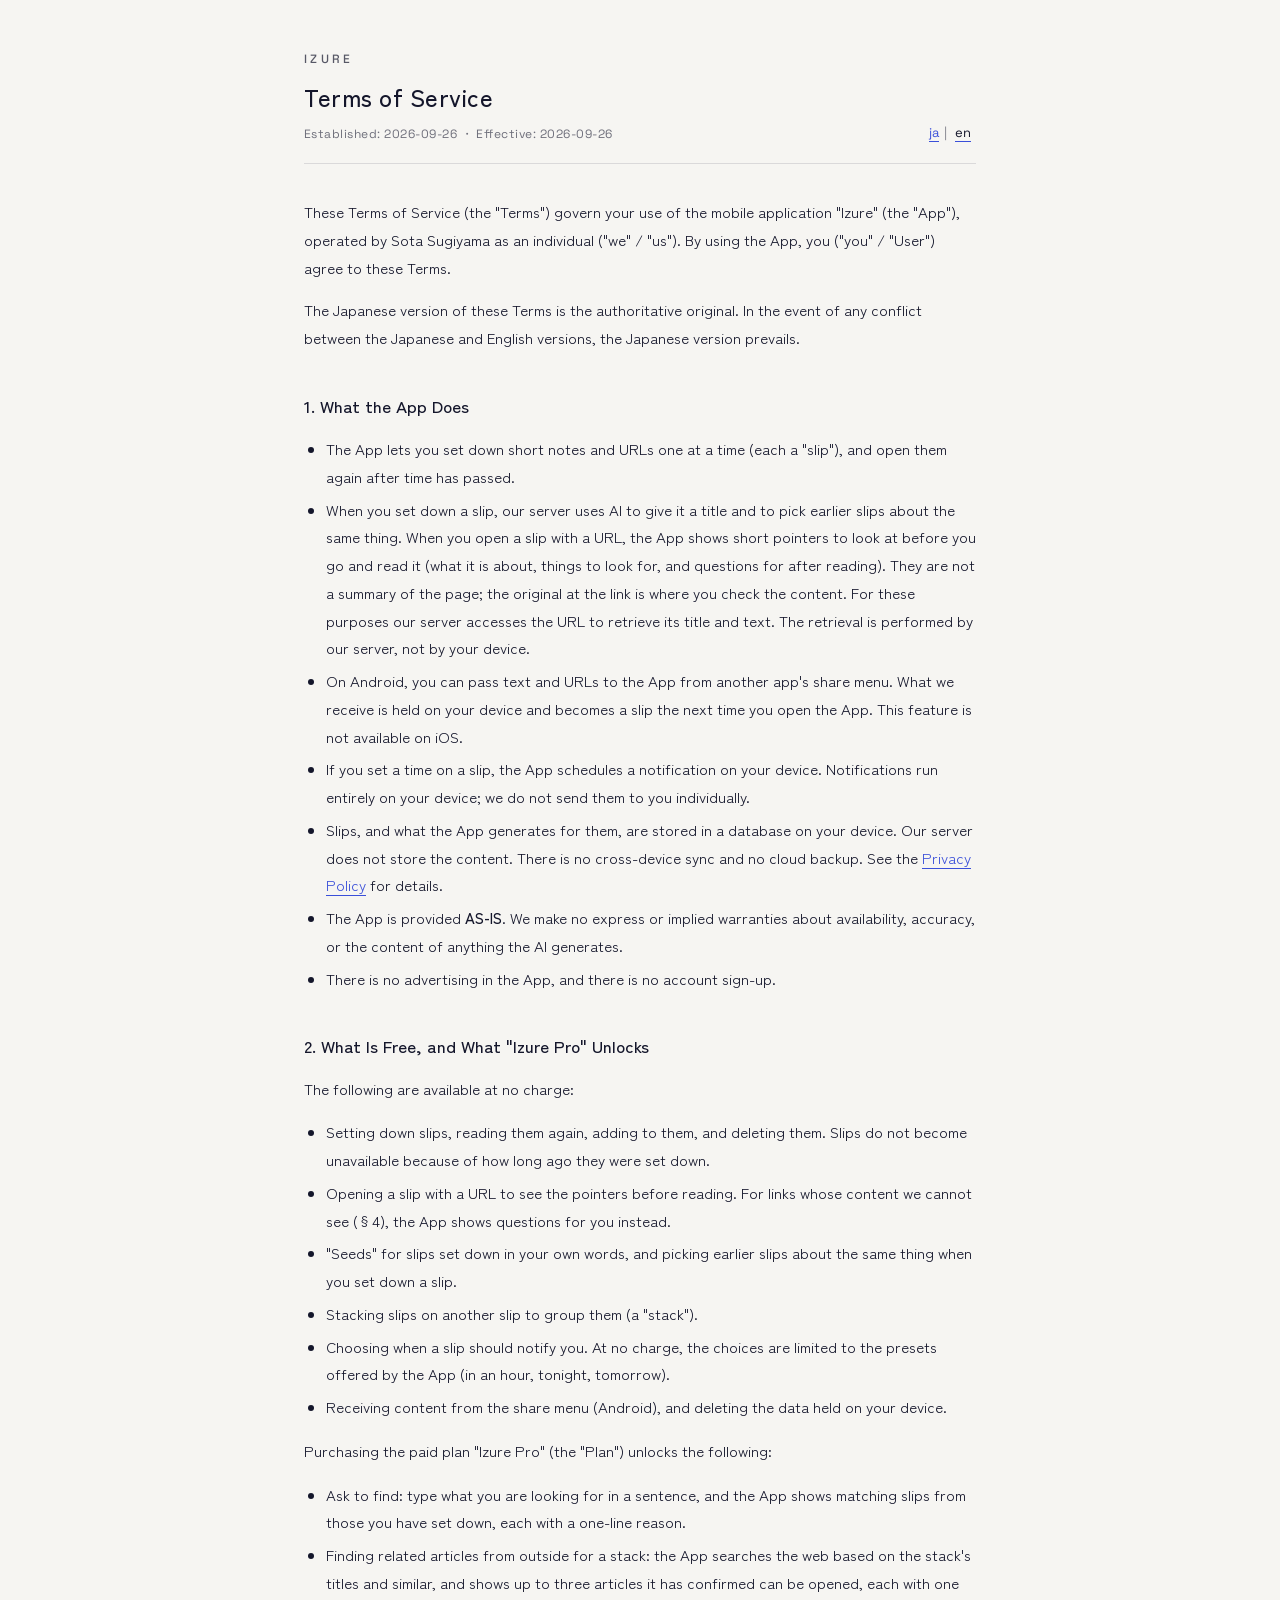
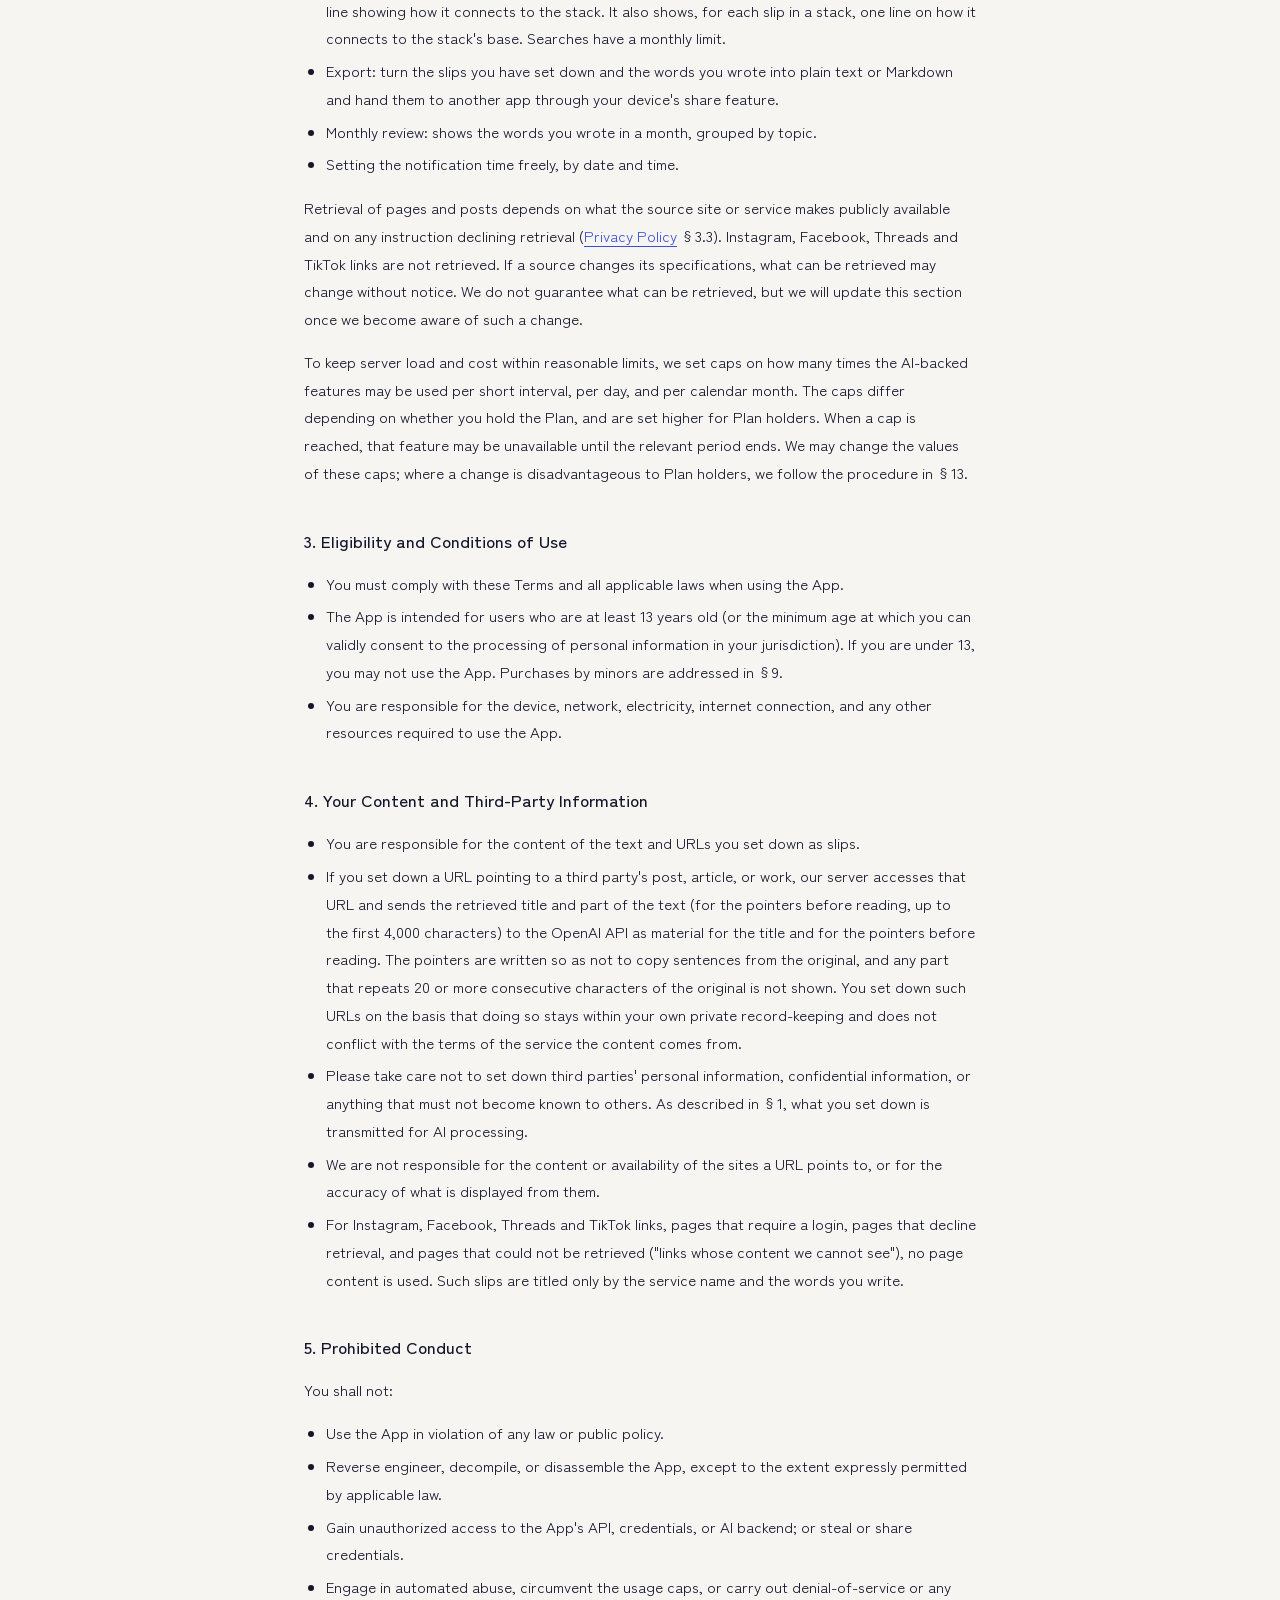
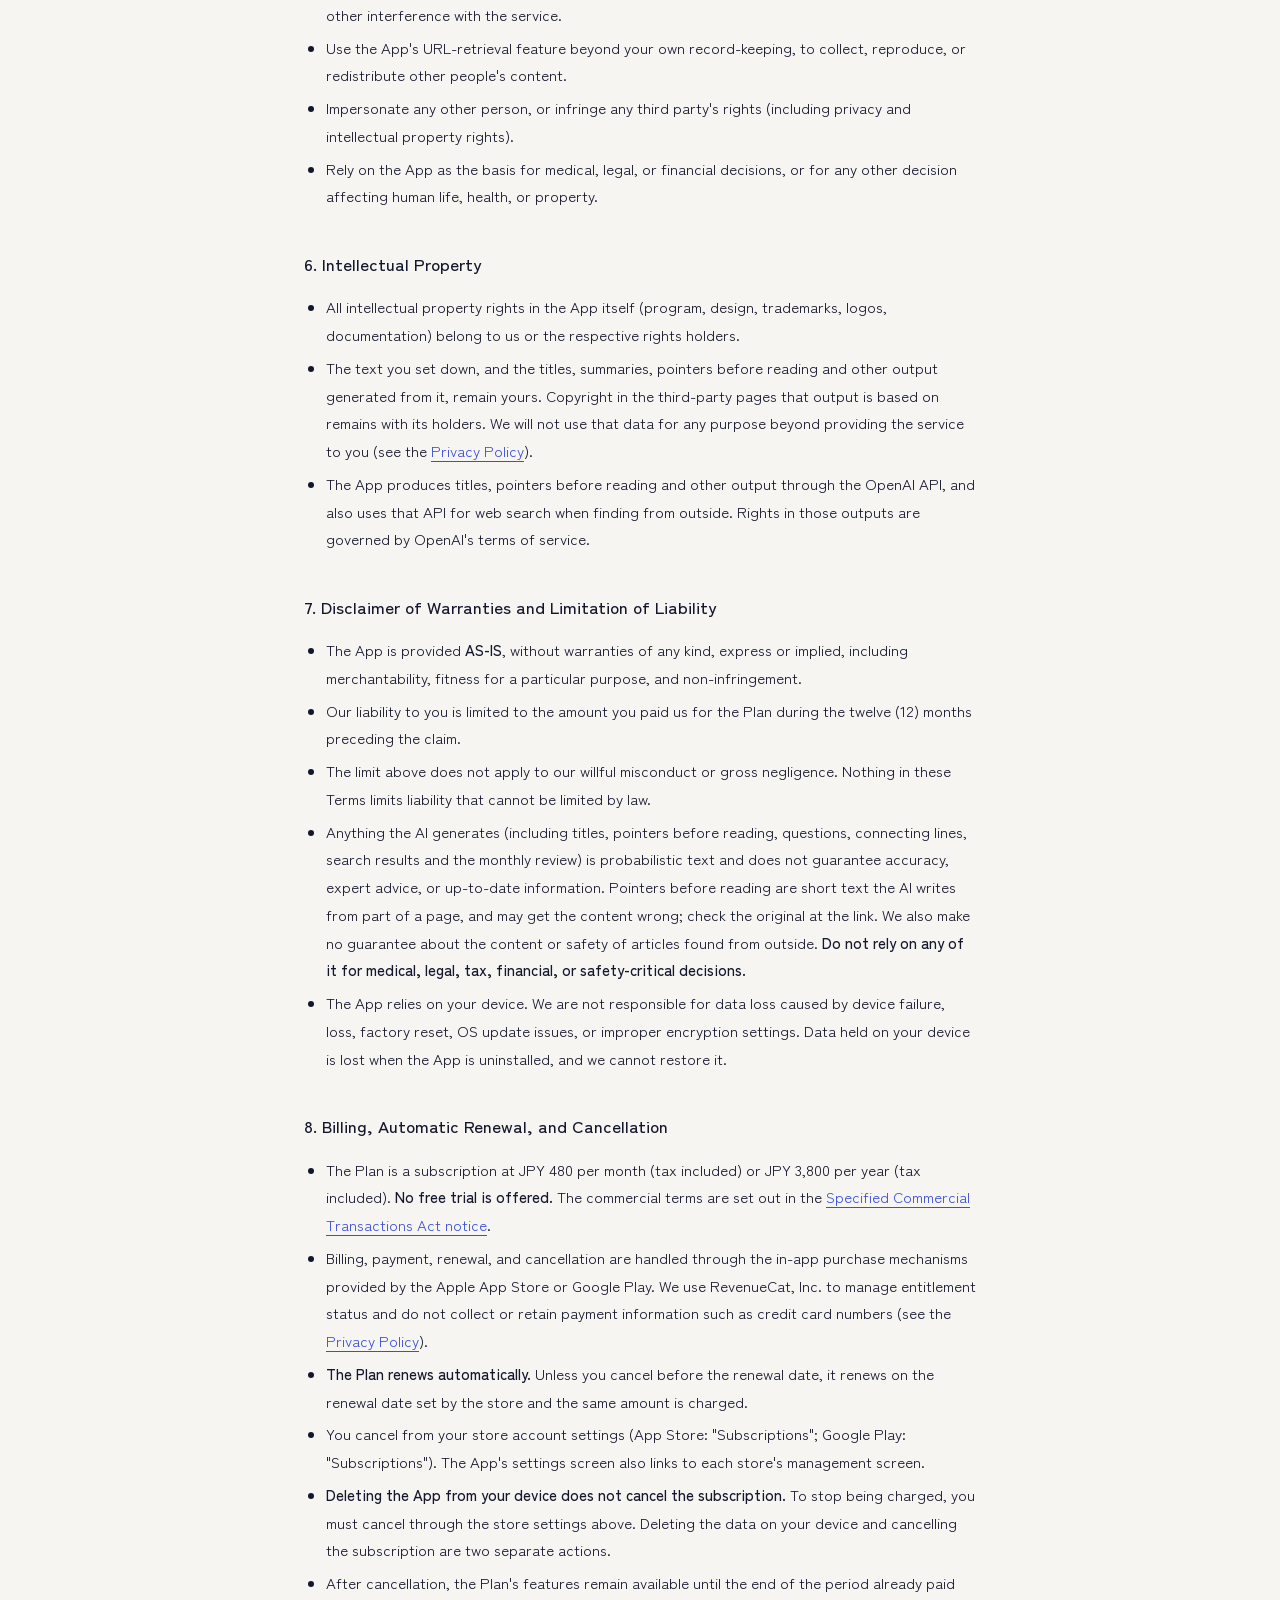
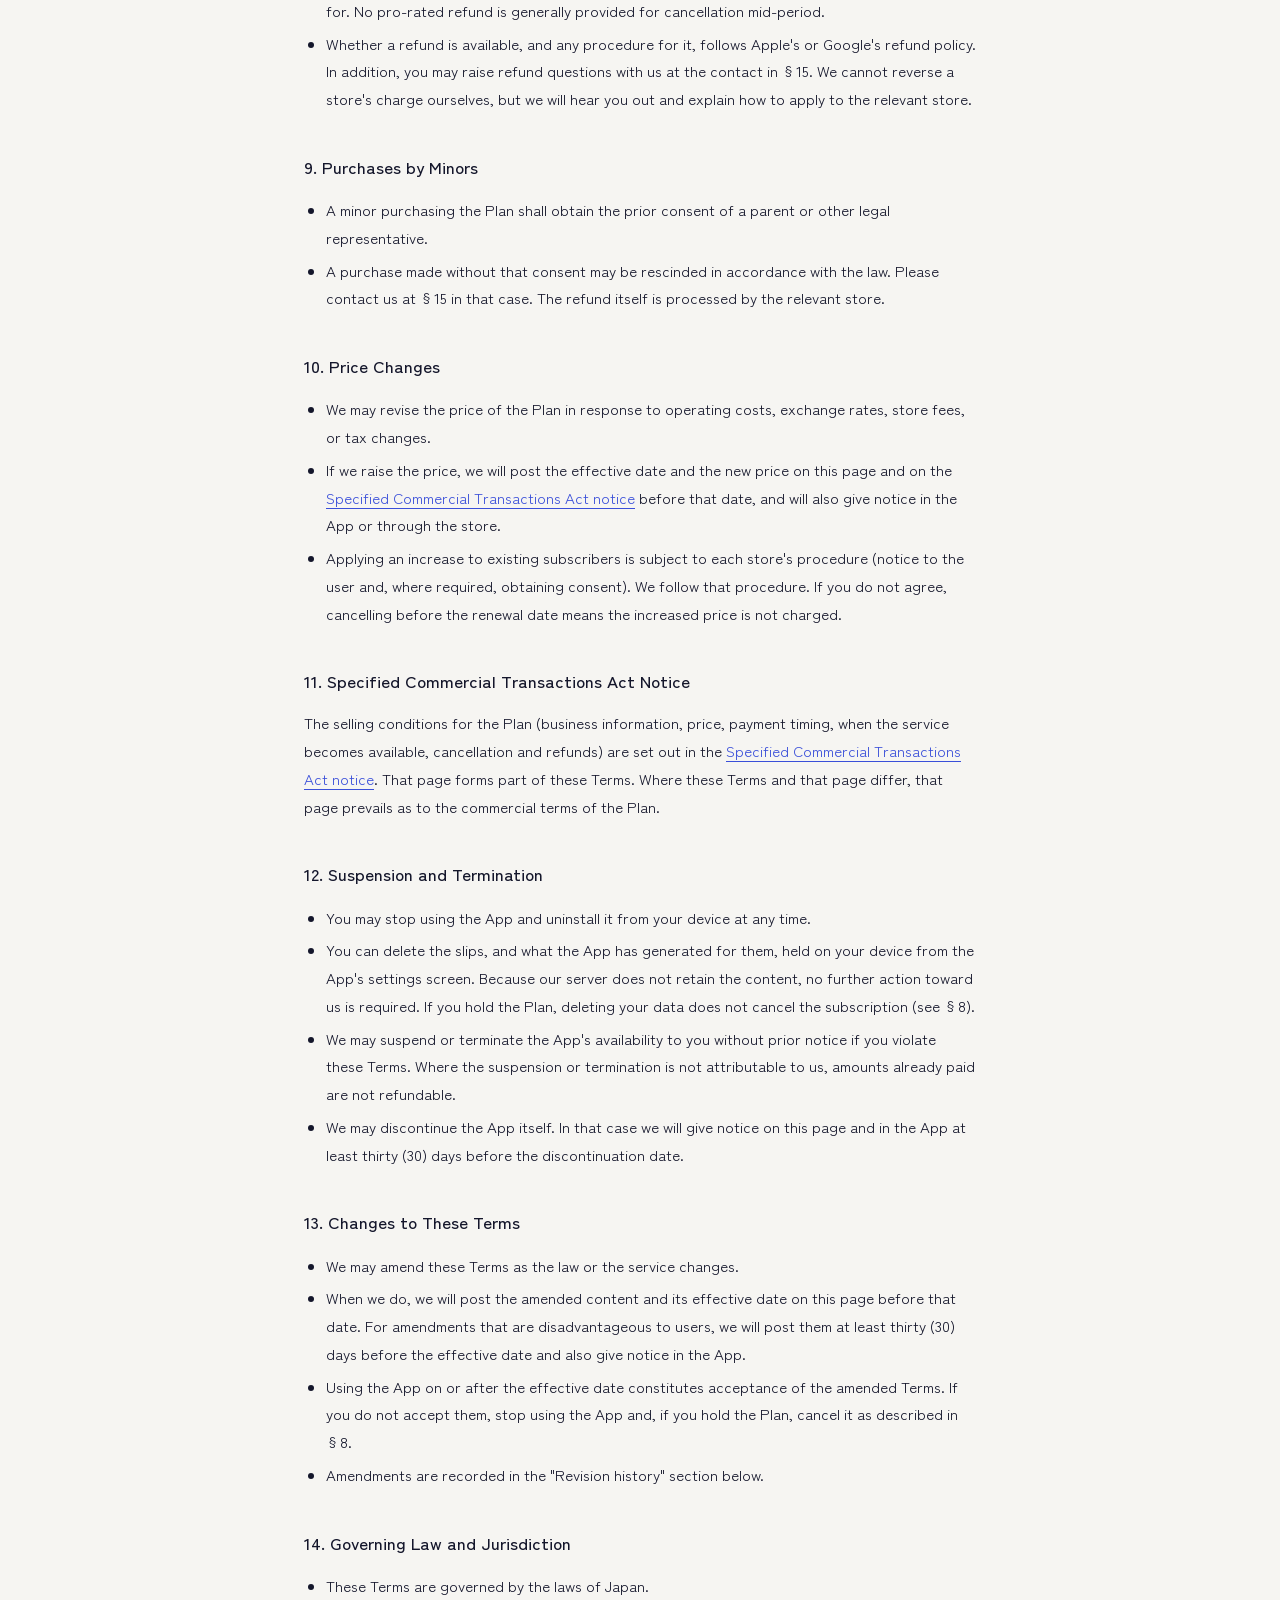
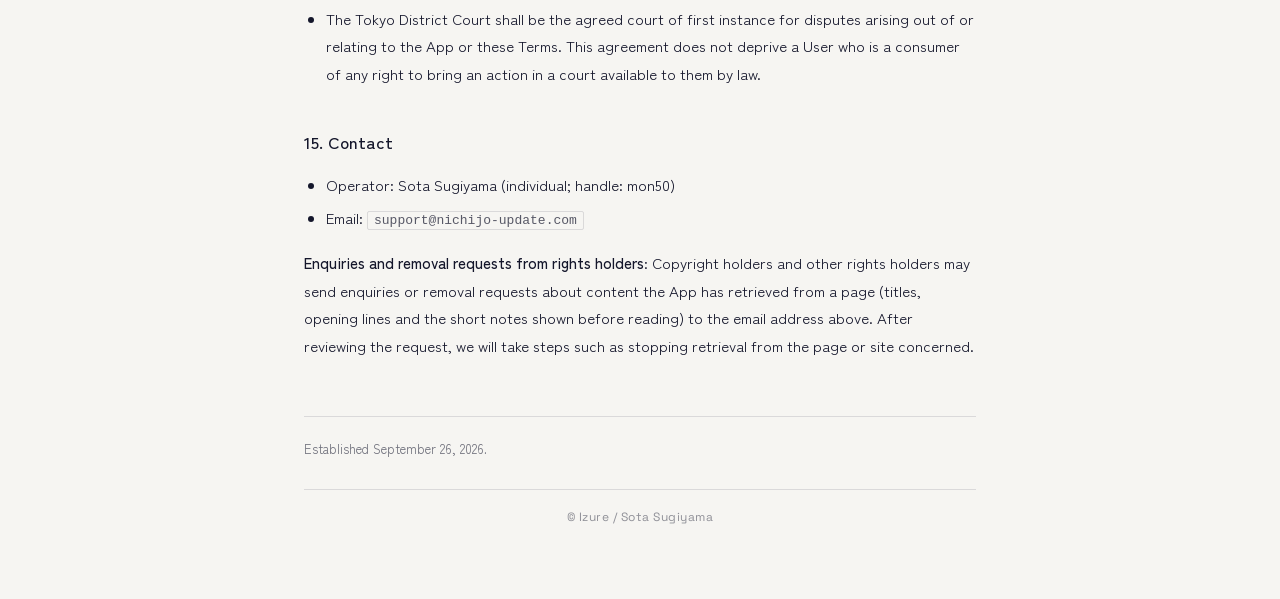
<file: legal/terms/en/index.html>
<!doctype html>
<!--
  Izure Terms of Service (en)
  Mirrors the ja version. The Japanese version is the authoritative original.
  Reference frameworks:
  - Consumer Contract Act of Japan, Arts. 8, 8-2, 9, 10 (unfair clauses)
  - Civil Code of Japan, Arts. 5 (minors), 415, 548-4 (amendment of standard terms), 709
  - Act on Specified Commercial Transactions, Arts. 11 and 12-6 (subscription disclosure)
  - Code of Civil Procedure, Arts. 3-7(5) and 11 (limits on jurisdiction agreements in consumer contracts)
  - Apple App Store Review Guidelines 3.1.2 / 5.1.1, Google Play Developer Policy (subscriptions)

  2026-09-26 (direction B): reading material, dig, fading (slips older than 30 days) and video/image transcription were removed.
  The Plan's contents match the five paywall benefits (src/i18n/catalog/en.ts paywall.benefit*).
  The minimum age in §3 is 13 (author's decision, 2026-09-26: the reason for 18+, Gemini, no longer processes user data).
-->
<html lang="en">
  <head>
    <meta charset="utf-8" />
    <meta name="viewport" content="width=device-width, initial-scale=1" />
    <meta name="robots" content="index,follow" />
    <title>Izure Terms of Service</title>
    <link rel="stylesheet" href="../../shared/style.css" />
  </head>
  <body>
    <main class="legal">
      <header class="head">
        <div>
          <span class="mark">IZURE</span>
          <h1>Terms of Service</h1>
          <div class="sub">Established: 2026-09-26 ・ Effective: 2026-09-26</div>
        </div>
        <nav class="lang">
          <a href="../ja/">ja</a>|
          <a href="../en/" class="active">en</a>
        </nav>
      </header>

      <p>
        These Terms of Service (the "Terms") govern your use of the mobile application "Izure" (the
        "App"), operated by Sota Sugiyama as an individual ("we" / "us"). By using the App, you ("you" /
        "User") agree to these Terms.
      </p>
      <p>
        The Japanese version of these Terms is the authoritative original. In the event of any conflict
        between the Japanese and English versions, the Japanese version prevails.
      </p>

      <h2>1. What the App Does</h2>
      <ul>
        <li>
          The App lets you set down short notes and URLs one at a time (each a "slip"), and open them
          again after time has passed.
        </li>
        <li>
          When you set down a slip, our server uses AI to give it a title and to pick earlier slips about
          the same thing. When you open a slip with a URL, the App shows short pointers to look at before
          you go and read it (what it is about, things to look for, and questions for after reading). They
          are not a summary of the page; the original at the link is where you check the content. For
          these purposes our server accesses the URL to retrieve its title and text. The retrieval is
          performed by our server, not by your device.
        </li>
        <li>
          On Android, you can pass text and URLs to the App from another app's share menu. What we
          receive is held on your device and becomes a slip the next time you open the App. This feature
          is not available on iOS.
        </li>
        <li>
          If you set a time on a slip, the App schedules a notification on your device. Notifications run
          entirely on your device; we do not send them to you individually.
        </li>
        <li>
          Slips, and what the App generates for them, are stored in a database on your device. Our server does not
          store the content. There is no cross-device sync and no cloud backup. See the
          <a href="../../privacy/en/">Privacy Policy</a> for details.
        </li>
        <li>
          The App is provided <strong>AS-IS</strong>. We make no express or implied warranties about
          availability, accuracy, or the content of anything the AI generates.
        </li>
        <li>There is no advertising in the App, and there is no account sign-up.</li>
      </ul>

      <h2>2. What Is Free, and What "Izure Pro" Unlocks</h2>
      <p>The following are available at no charge:</p>
      <ul>
        <li>
          Setting down slips, reading them again, adding to them, and deleting them. Slips do not become
          unavailable because of how long ago they were set down.
        </li>
        <li>
          Opening a slip with a URL to see the pointers before reading. For links whose content we cannot
          see (§4), the App shows questions for you instead.
        </li>
        <li>
          "Seeds" for slips set down in your own words, and picking earlier slips about the same thing when
          you set down a slip.
        </li>
        <li>Stacking slips on another slip to group them (a "stack").</li>
        <li>
          Choosing when a slip should notify you. At no charge, the choices are limited to the presets
          offered by the App (in an hour, tonight, tomorrow).
        </li>
        <li>
          Receiving content from the share menu (Android), and deleting the data held on your device.
        </li>
      </ul>
      <p>Purchasing the paid plan "Izure Pro" (the "Plan") unlocks the following:</p>
      <ul>
        <li>
          Ask to find: type what you are looking for in a sentence, and the App shows matching slips from
          those you have set down, each with a one-line reason.
        </li>
        <li>
          Finding related articles from outside for a stack: the App searches the web based on the stack's
          titles and similar, and shows up to three articles it has confirmed can be opened, each with one
          line showing how it connects to the stack. It also shows, for each slip in a stack, one line on
          how it connects to the stack's base. Searches have a monthly limit.
        </li>
        <li>
          Export: turn the slips you have set down and the words you wrote into plain text or Markdown and
          hand them to another app through your device's share feature.
        </li>
        <li>Monthly review: shows the words you wrote in a month, grouped by topic.</li>
        <li>Setting the notification time freely, by date and time.</li>
      </ul>
      <p>
        Retrieval of pages and posts depends on what the source site or service makes publicly available
        and on any instruction declining retrieval (<a href="../../privacy/en/">Privacy Policy</a> §3.3).
        Instagram, Facebook, Threads and TikTok links are not retrieved. If a source changes its
        specifications, what can be retrieved may change without notice. We do not guarantee what can be
        retrieved, but we will update this section once we become aware of such a change.
      </p>
      <p>
        To keep server load and cost within reasonable limits, we set caps on how many times the
        AI-backed features may be used per short interval, per day, and per calendar month. The caps
        differ depending on whether you hold the Plan, and are set higher for Plan holders. When a cap is
        reached, that feature may be unavailable until the relevant period ends. We may change the values
        of these caps; where a change is disadvantageous to Plan holders, we follow the procedure in §13.
      </p>

      <h2>3. Eligibility and Conditions of Use</h2>
      <ul>
        <li>You must comply with these Terms and all applicable laws when using the App.</li>
        <li>
          The App is intended for users who are at least 13 years old (or the minimum age at which you can validly consent to the processing of personal information in your jurisdiction). If you are under 13, you may not use the App.
          Purchases by minors are addressed in §9.
        </li>
        <li>
          You are responsible for the device, network, electricity, internet connection, and any other
          resources required to use the App.
        </li>
      </ul>

      <h2>4. Your Content and Third-Party Information</h2>
      <ul>
        <li>You are responsible for the content of the text and URLs you set down as slips.</li>
        <li>
          If you set down a URL pointing to a third party's post, article, or work, our server accesses
          that URL and sends the retrieved title and part of the text (for the pointers before reading, up
          to the first 4,000 characters) to the OpenAI API as material for the title and for the pointers
          before reading. The pointers are written so as not to copy sentences from the original, and any
          part that repeats 20 or more consecutive characters of the original is not shown.
          You set down such URLs on the basis that doing so stays within your own private record-keeping
          and does not conflict with the terms of the service the content comes from.
        </li>
        <li>
          Please take care not to set down third parties' personal information, confidential information,
          or anything that must not become known to others. As described in §1, what you set down is
          transmitted for AI processing.
        </li>
        <li>
          We are not responsible for the content or availability of the sites a URL points to, or for the
          accuracy of what is displayed from them.
        </li>
        <li>
          For Instagram, Facebook, Threads and TikTok links, pages that require a login, pages that decline
          retrieval, and pages that could not be retrieved ("links whose content we cannot see"), no page
          content is used. Such slips are titled only by the service name and the words you write.
        </li>
      </ul>

      <h2>5. Prohibited Conduct</h2>
      <p>You shall not:</p>
      <ul>
        <li>Use the App in violation of any law or public policy.</li>
        <li>
          Reverse engineer, decompile, or disassemble the App, except to the extent expressly permitted
          by applicable law.
        </li>
        <li>
          Gain unauthorized access to the App's API, credentials, or AI backend; or steal or share
          credentials.
        </li>
        <li>
          Engage in automated abuse, circumvent the usage caps, or carry out denial-of-service or any
          other interference with the service.
        </li>
        <li>
          Use the App's URL-retrieval feature beyond your own record-keeping, to collect, reproduce, or
          redistribute other people's content.
        </li>
        <li>
          Impersonate any other person, or infringe any third party's rights (including privacy and
          intellectual property rights).
        </li>
        <li>
          Rely on the App as the basis for medical, legal, or financial decisions, or for any other
          decision affecting human life, health, or property.
        </li>
      </ul>

      <h2>6. Intellectual Property</h2>
      <ul>
        <li>
          All intellectual property rights in the App itself (program, design, trademarks, logos,
          documentation) belong to us or the respective rights holders.
        </li>
        <li>
          The text you set down, and the titles, summaries, pointers before reading and other output generated from it, remain yours. Copyright in the third-party pages that output is based on remains with its holders.
          We will not use that data for any purpose beyond providing the service to you (see the
          <a href="../../privacy/en/">Privacy Policy</a>).
        </li>
        <li>
          The App produces titles, pointers before reading and other output through the OpenAI API, and
          also uses that API for web search when finding from outside. Rights in those outputs are governed
          by OpenAI's terms of service.
        </li>
      </ul>

      <h2>7. Disclaimer of Warranties and Limitation of Liability</h2>
      <ul>
        <li>
          The App is provided <strong>AS-IS</strong>, without warranties of any kind, express or implied,
          including merchantability, fitness for a particular purpose, and non-infringement.
        </li>
        <li>
          Our liability to you is limited to the amount you paid us for the Plan during the twelve (12)
          months preceding the claim.
        </li>
        <li>
          The limit above does not apply to our willful misconduct or gross negligence. Nothing in these
          Terms limits liability that cannot be limited by law.
        </li>
        <li>
          Anything the AI generates (including titles, pointers before reading, questions, connecting
          lines, search results and the monthly review) is probabilistic text and does not guarantee
          accuracy, expert advice, or up-to-date information. Pointers before reading are short text the AI
          writes from part of a page, and may get the content wrong; check the original at the link. We also
          make no guarantee about the content or safety of articles found from outside. <strong>Do not rely
          on any of it for medical, legal, tax, financial, or safety-critical decisions.</strong>
        </li>
        <li>
          The App relies on your device. We are not responsible for data loss caused by device failure,
          loss, factory reset, OS update issues, or improper encryption settings. Data held on your
          device is lost when the App is uninstalled, and we cannot restore it.
        </li>
      </ul>

      <h2>8. Billing, Automatic Renewal, and Cancellation</h2>
      <ul>
        <li>
          The Plan is a subscription at JPY 480 per month (tax included) or JPY 3,800 per year (tax
          included). <strong>No free trial is offered.</strong> The commercial terms are set out in the
          <a href="../../tokushoho/en/">Specified Commercial Transactions Act notice</a>.
        </li>
        <li>
          Billing, payment, renewal, and cancellation are handled through the in-app purchase mechanisms
          provided by the Apple App Store or Google Play. We use RevenueCat, Inc. to manage entitlement
          status and do not collect or retain payment information such as credit card numbers (see the
          <a href="../../privacy/en/">Privacy Policy</a>).
        </li>
        <li>
          <strong>The Plan renews automatically.</strong> Unless you cancel before the renewal date, it
          renews on the renewal date set by the store and the same amount is charged.
        </li>
        <li>
          You cancel from your store account settings (App Store: "Subscriptions"; Google Play:
          "Subscriptions"). The App's settings screen also links to each store's management screen.
        </li>
        <li>
          <strong>Deleting the App from your device does not cancel the subscription.</strong> To stop
          being charged, you must cancel through the store settings above. Deleting the data on your
          device and cancelling the subscription are two separate actions.
        </li>
        <li>
          After cancellation, the Plan's features remain available until the end of the period already
          paid for. No pro-rated refund is generally provided for cancellation mid-period.
        </li>
        <li>
          Whether a refund is available, and any procedure for it, follows Apple's or Google's refund
          policy. In addition, you may raise refund questions with us at the contact in §15. We cannot
          reverse a store's charge ourselves, but we will hear you out and explain how to apply to the
          relevant store.
        </li>
      </ul>

      <h2>9. Purchases by Minors</h2>
      <ul>
        <li>
          A minor purchasing the Plan shall obtain the prior consent of a parent or other legal
          representative.
        </li>
        <li>
          A purchase made without that consent may be rescinded in accordance with the law. Please
          contact us at §15 in that case. The refund itself is processed by the relevant store.
        </li>
      </ul>

      <h2>10. Price Changes</h2>
      <ul>
        <li>
          We may revise the price of the Plan in response to operating costs, exchange rates, store fees,
          or tax changes.
        </li>
        <li>
          If we raise the price, we will post the effective date and the new price on this page and on
          the <a href="../../tokushoho/en/">Specified Commercial Transactions Act notice</a> before that
          date, and will also give notice in the App or through the store.
        </li>
        <li>
          Applying an increase to existing subscribers is subject to each store's procedure (notice to
          the user and, where required, obtaining consent). We follow that procedure. If you do not
          agree, cancelling before the renewal date means the increased price is not charged.
        </li>
      </ul>

      <h2>11. Specified Commercial Transactions Act Notice</h2>
      <p>
        The selling conditions for the Plan (business information, price, payment timing, when the
        service becomes available, cancellation and refunds) are set out in the
        <a href="../../tokushoho/en/">Specified Commercial Transactions Act notice</a>. That page forms
        part of these Terms. Where these Terms and that page differ, that page prevails as to the
        commercial terms of the Plan.
      </p>

      <h2>12. Suspension and Termination</h2>
      <ul>
        <li>You may stop using the App and uninstall it from your device at any time.</li>
        <li>
          You can delete the slips, and what the App has generated for them, held on your device from the App's settings
          screen. Because our server does not retain the content, no further action toward us is
          required. If you hold the Plan, deleting your data does not cancel the subscription (see §8).
        </li>
        <li>
          We may suspend or terminate the App's availability to you without prior notice if you violate
          these Terms. Where the suspension or termination is not attributable to us, amounts already
          paid are not refundable.
        </li>
        <li>
          We may discontinue the App itself. In that case we will give notice on this page and in the App
          at least thirty (30) days before the discontinuation date.
        </li>
      </ul>

      <h2>13. Changes to These Terms</h2>
      <ul>
        <li>We may amend these Terms as the law or the service changes.</li>
        <li>
          When we do, we will post the amended content and its effective date on this page before that
          date. For amendments that are disadvantageous to users, we will post them at least thirty (30)
          days before the effective date and also give notice in the App.
        </li>
        <li>
          Using the App on or after the effective date constitutes acceptance of the amended Terms. If
          you do not accept them, stop using the App and, if you hold the Plan, cancel it as described in
          §8.
        </li>
        <li>Amendments are recorded in the "Revision history" section below.</li>
      </ul>

      <h2>14. Governing Law and Jurisdiction</h2>
      <ul>
        <li>These Terms are governed by the laws of Japan.</li>
        <li>
          The Tokyo District Court shall be the agreed court of first instance for disputes arising out
          of or relating to the App or these Terms. This agreement does not deprive a User who is a
          consumer of any right to bring an action in a court available to them by law.
        </li>
      </ul>

      <h2>15. Contact</h2>
      <ul>
        <li>Operator: Sota Sugiyama (individual; handle: mon50)</li>
        <li>Email: <code>support@nichijo-update.com</code></li>
      </ul>
      <p>
        <strong>Enquiries and removal requests from rights holders</strong>: Copyright holders and
        other rights holders may send enquiries or removal requests about content the App has
        retrieved from a page (titles, opening lines and the short notes shown before reading) to
        the email address above. After reviewing the request, we will take steps such as stopping
        retrieval from the page or site concerned.
      </p>

      <footer class="revisions">Established September 26, 2026.</footer>
      <footer class="bottom">© Izure / Sota Sugiyama</footer>
    </main>
  </body>
</html>
</file>
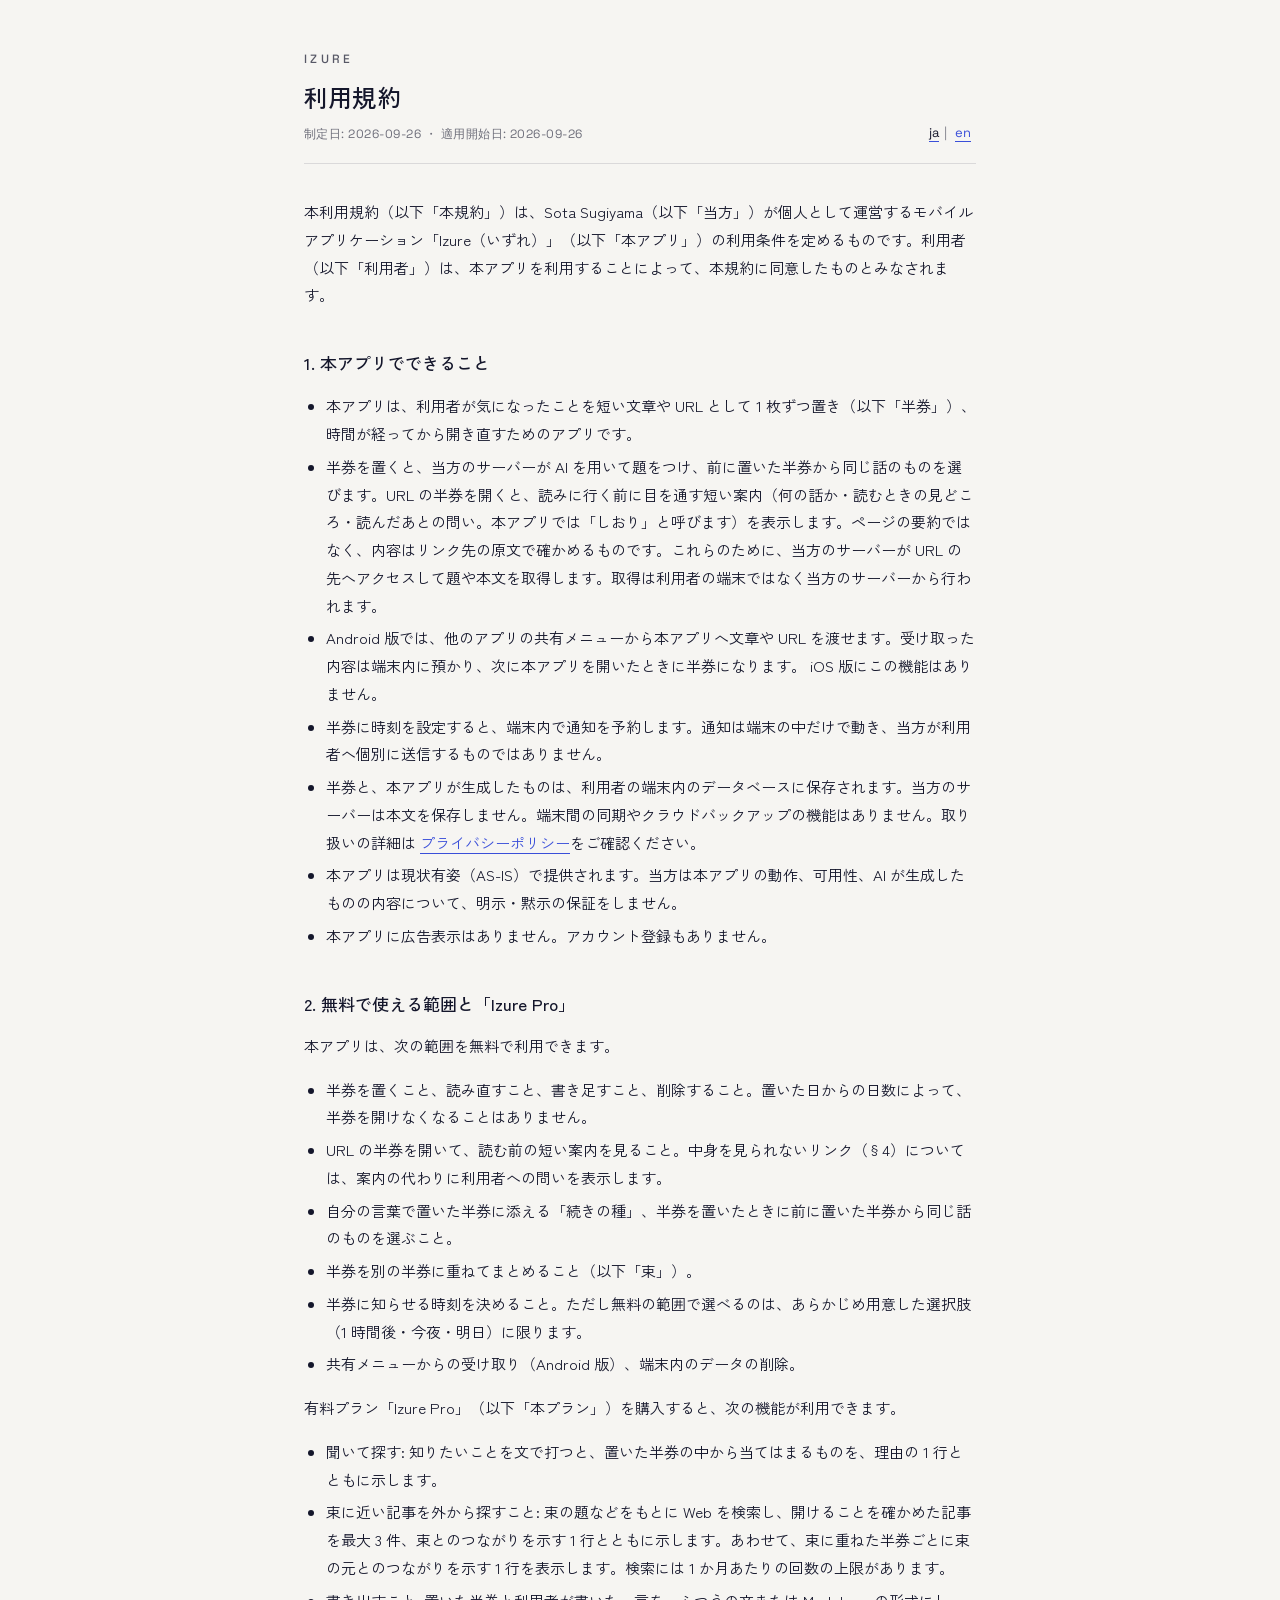
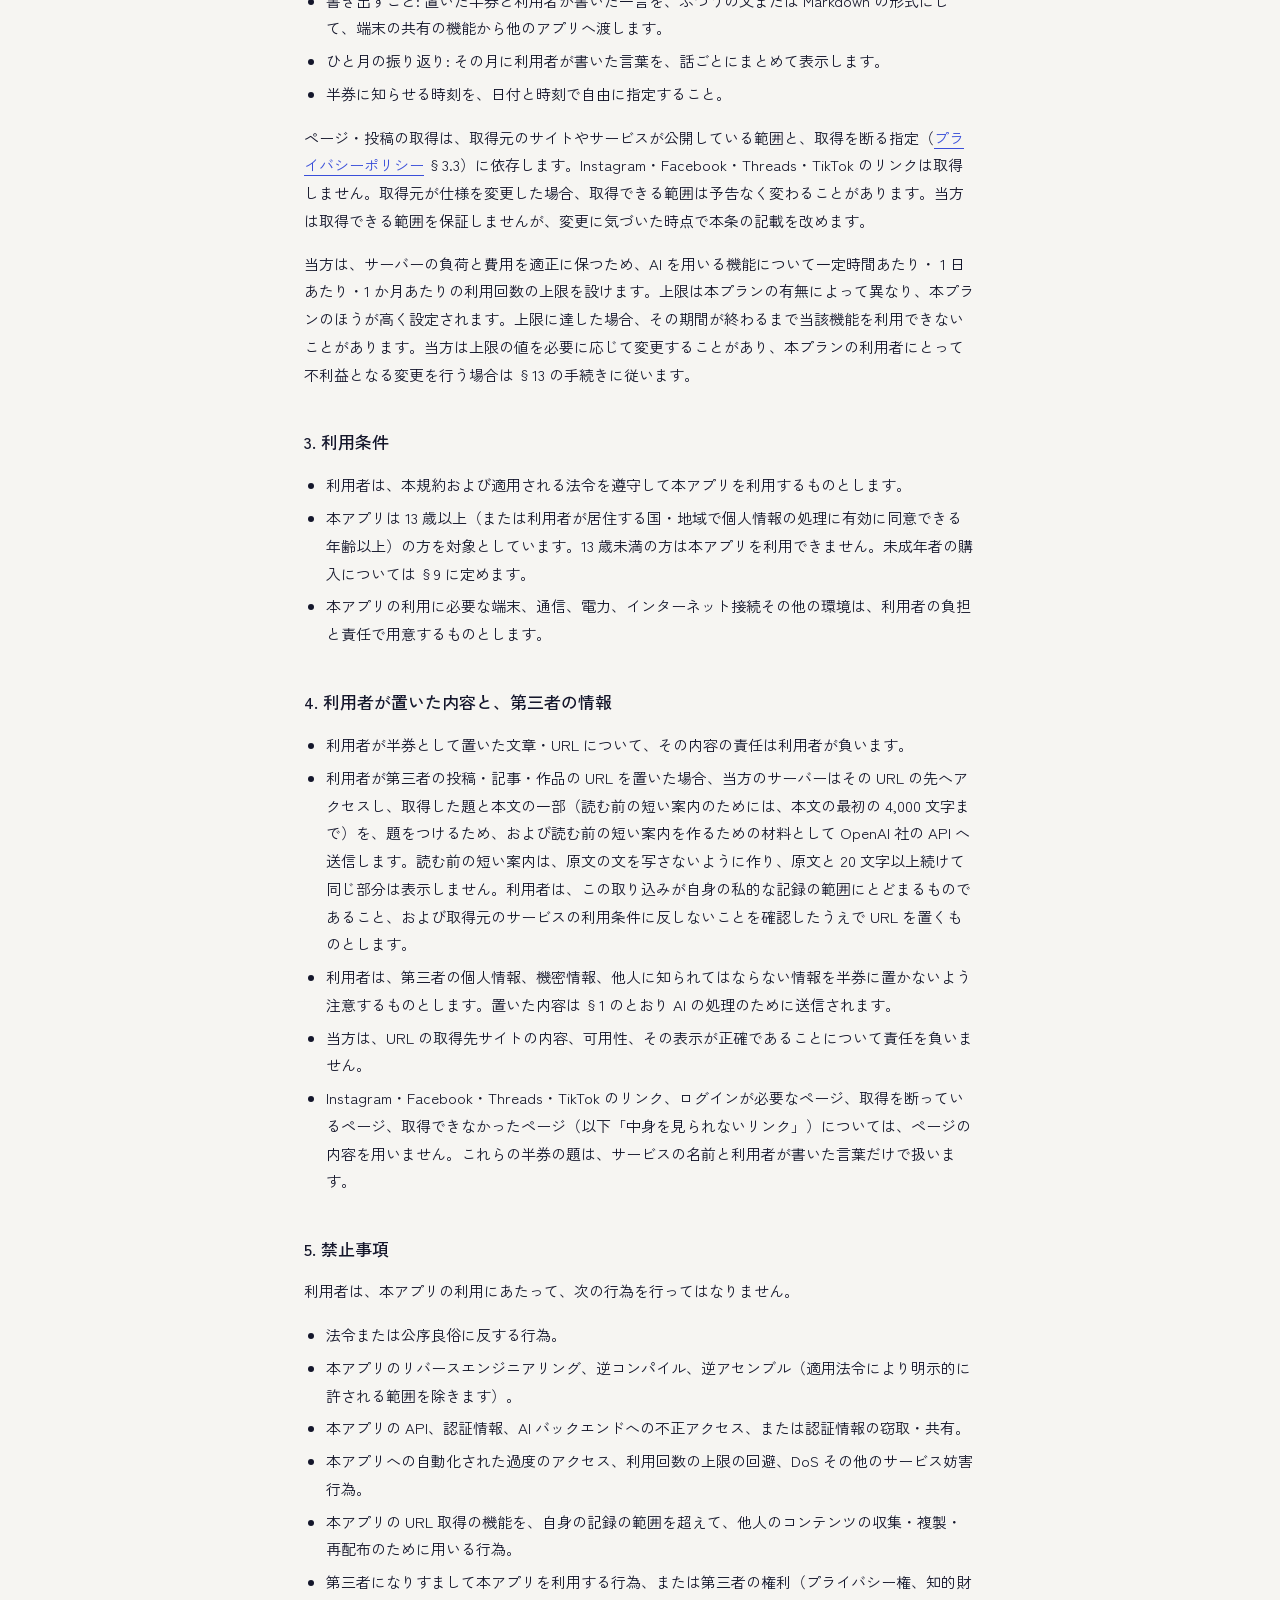
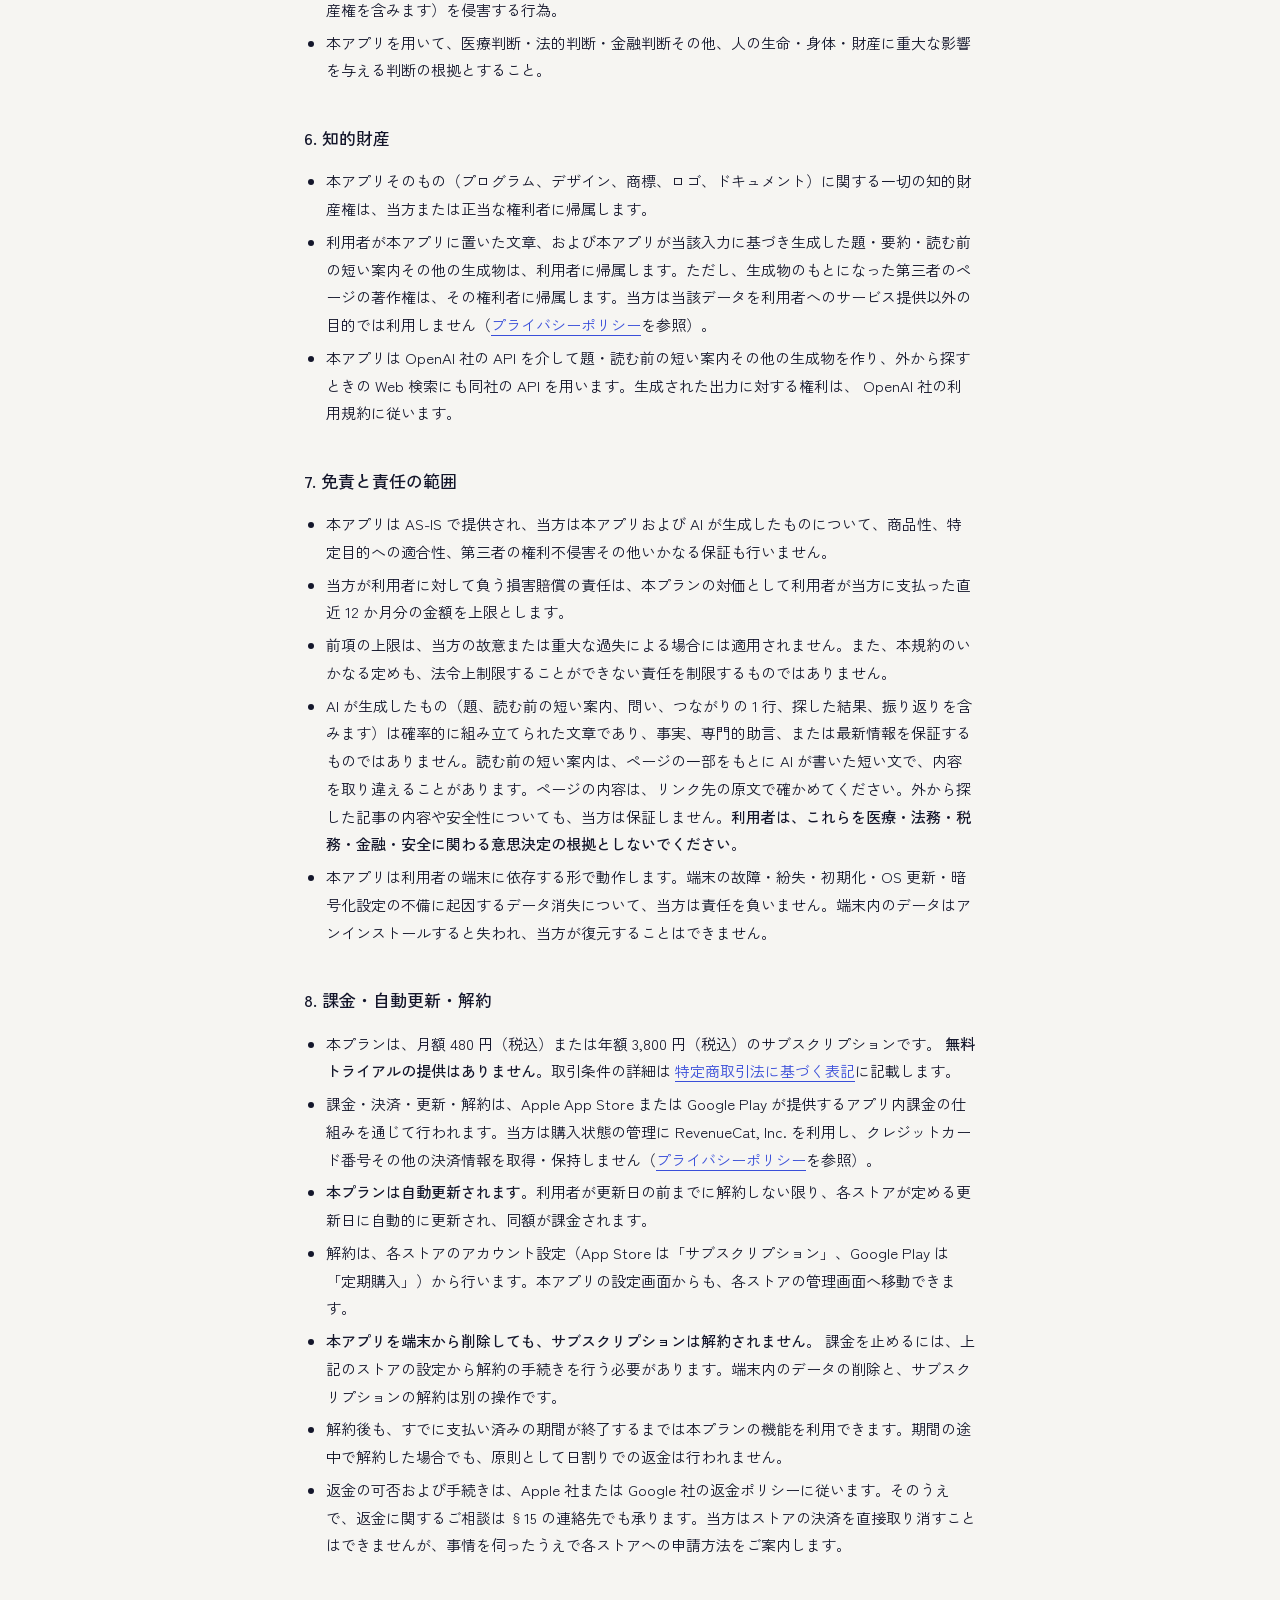
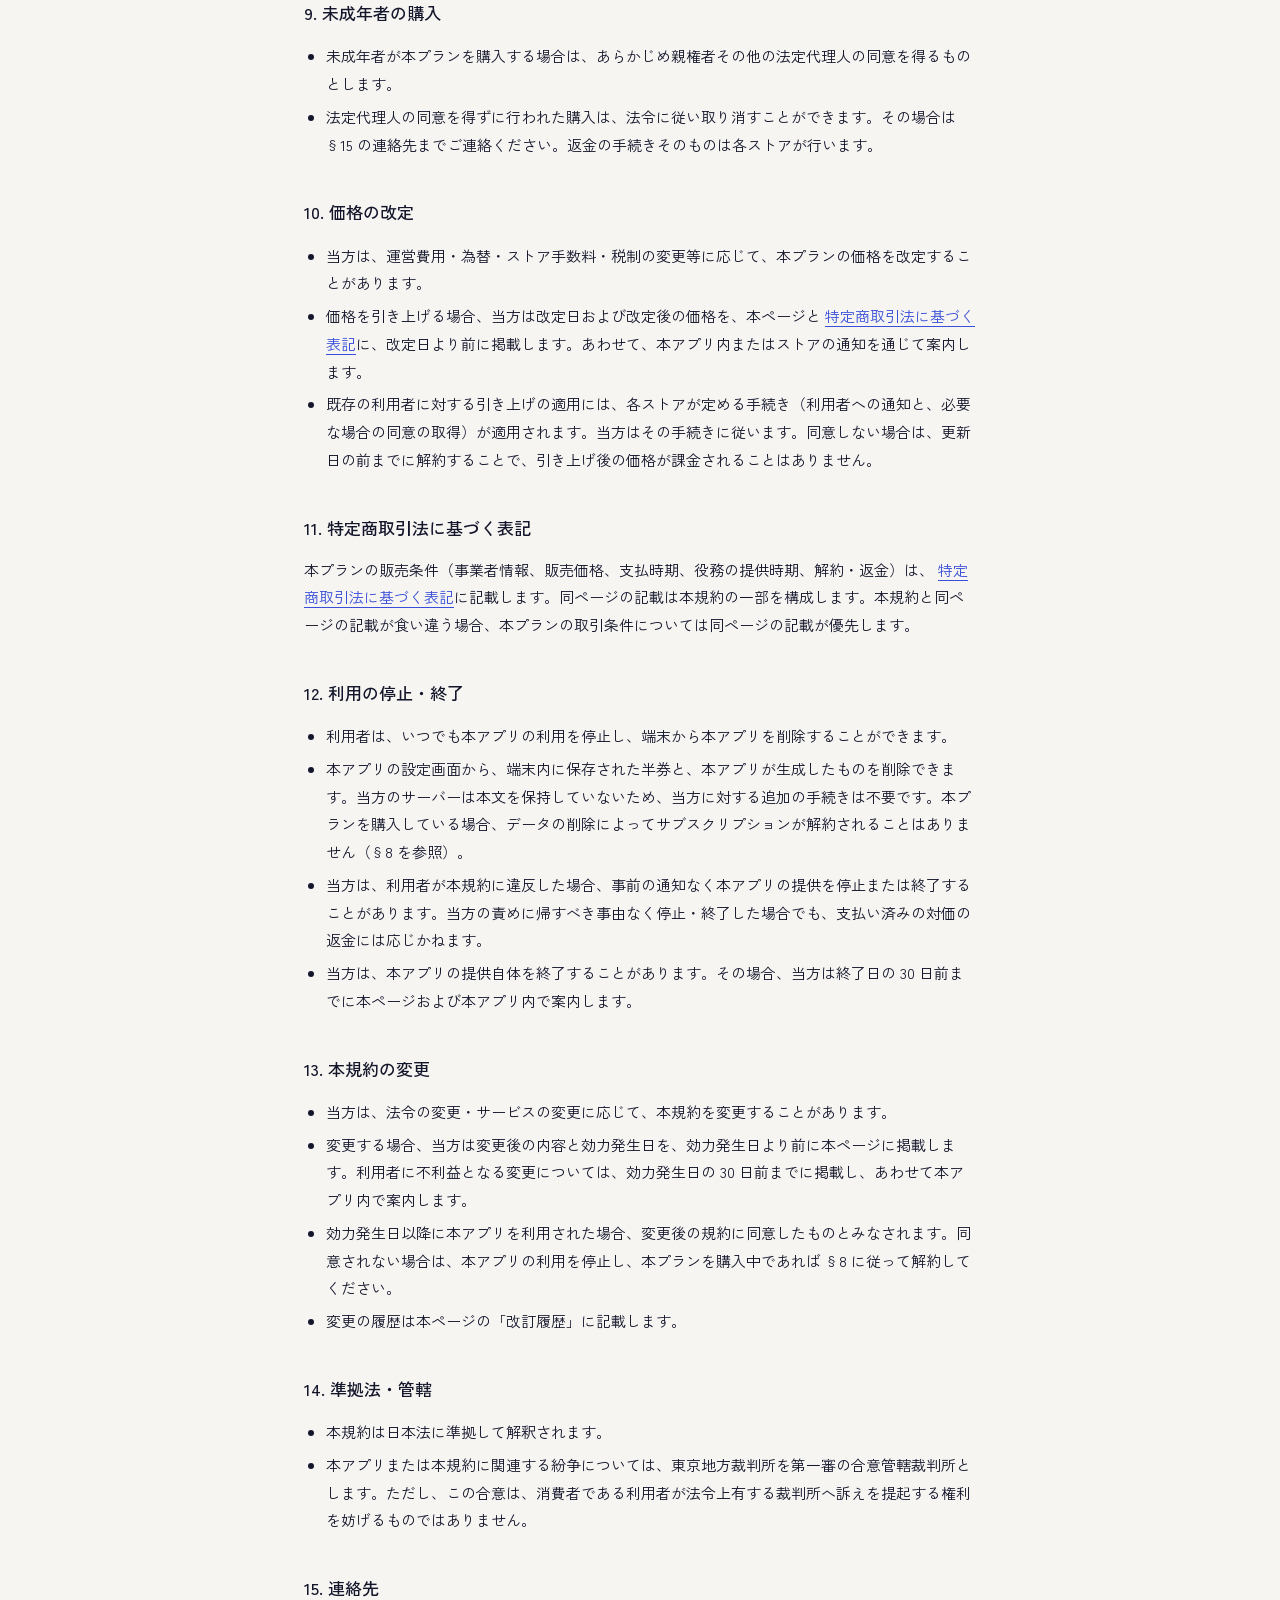
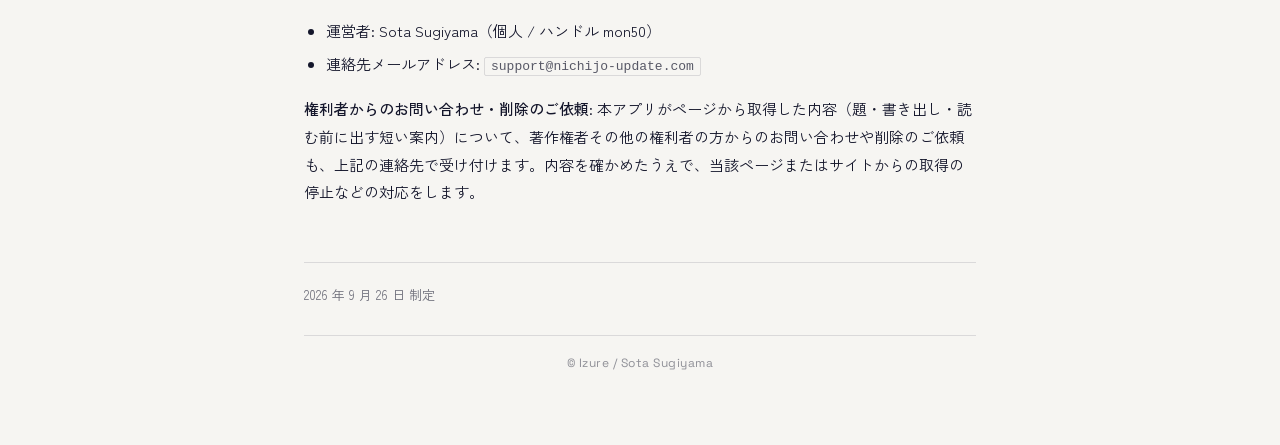
<file: legal/terms/ja/index.html>
<!doctype html>
<!--
  Izure 利用規約（ja）根拠法令:
  - 消費者契約法 第 8 条 / 第 8 条の 2 / 第 9 条 / 第 10 条（不当条項の無効）
  - 民法 第 5 条（未成年者の法律行為）/ 第 415 条 / 第 548 条の 4（定型約款の変更）/ 第 709 条
  - 著作権法（利用者が置いた文章・第三者の著作物の取り扱い）
  - 特定商取引法 第 11 条（通信販売の広告）/ 第 12 条の 6（特定申込みの表示）:
    有料プラン（サブスクリプション）の取引条件は「特定商取引法に基づく表記」ページに記載。
  - 民事訴訟法 第 3 条の 7 第 5 項 / 第 11 条（消費者契約における管轄合意の制限）
  - Apple App Store Review Guideline 3.1.2 / 5.1.1 / Google Play Developer Policy（サブスクリプション）

  2026-09-26（方針 B）: 読み物・一緒に掘る・褪せる（30 日より前の半券）・動画と画像の書き起こしをやめた。
  本プランの中身は paywall（src/i18n/catalog/ja.ts の paywall.benefit*）の 5 つと揃える。
  §3 の対象年齢は 13 歳以上（2026-09-26 作者判断。18 歳以上にしていた理由の Gemini を、利用者のデータに使わなくなったため）。
-->
<html lang="ja">
  <head>
    <meta charset="utf-8" />
    <meta name="viewport" content="width=device-width, initial-scale=1" />
    <meta name="robots" content="index,follow" />
    <title>Izure 利用規約</title>
    <link rel="stylesheet" href="../../shared/style.css" />
  </head>
  <body>
    <main class="legal">
      <header class="head">
        <div>
          <span class="mark">IZURE</span>
          <h1>利用規約</h1>
          <div class="sub">制定日: 2026-09-26 ・ 適用開始日: 2026-09-26</div>
        </div>
        <nav class="lang">
          <a href="../ja/" class="active">ja</a>|
          <a href="../en/">en</a>
        </nav>
      </header>

      <p>
        本利用規約（以下「本規約」）は、Sota Sugiyama（以下「当方」）が個人として運営するモバイルアプリケーション「Izure（いずれ）」（以下「本アプリ」）の利用条件を定めるものです。利用者（以下「利用者」）は、本アプリを利用することによって、本規約に同意したものとみなされます。
      </p>

      <h2>1. 本アプリでできること</h2>
      <!-- 特定商取引法 第 11 条: 有料プランを含むサービスの内容を、誤認を生じない形で示す。 -->
      <ul>
        <li>
          本アプリは、利用者が気になったことを短い文章や URL として 1 枚ずつ置き（以下「半券」）、時間が経ってから開き直すためのアプリです。
        </li>
        <li>
          半券を置くと、当方のサーバーが AI を用いて題をつけ、前に置いた半券から同じ話のものを選びます。URL の半券を開くと、読みに行く前に目を通す短い案内（何の話か・読むときの見どころ・読んだあとの問い。本アプリでは「しおり」と呼びます）を表示します。ページの要約ではなく、内容はリンク先の原文で確かめるものです。これらのために、当方のサーバーが URL の先へアクセスして題や本文を取得します。取得は利用者の端末ではなく当方のサーバーから行われます。
        </li>
        <li>
          Android 版では、他のアプリの共有メニューから本アプリへ文章や URL を渡せます。受け取った内容は端末内に預かり、次に本アプリを開いたときに半券になります。
          iOS 版にこの機能はありません。
        </li>
        <li>
          半券に時刻を設定すると、端末内で通知を予約します。通知は端末の中だけで動き、当方が利用者へ個別に送信するものではありません。
        </li>
        <li>
          半券と、本アプリが生成したものは、利用者の端末内のデータベースに保存されます。当方のサーバーは本文を保存しません。端末間の同期やクラウドバックアップの機能はありません。取り扱いの詳細は
          <a href="../../privacy/ja/">プライバシーポリシー</a>をご確認ください。
        </li>
        <li>
          本アプリは現状有姿（AS-IS）で提供されます。当方は本アプリの動作、可用性、AI が生成したものの内容について、明示・黙示の保証をしません。
        </li>
        <li>本アプリに広告表示はありません。アカウント登録もありません。</li>
      </ul>

      <h2>2. 無料で使える範囲と「Izure Pro」</h2>
      <!-- 特定商取引法 第 12 条の 6 / 消費者契約法 第 4 条: 無料部分と有料部分の境目を、契約内容として特定する。「基本機能は無料」といった包括的な表現は用いない。 -->
      <p>本アプリは、次の範囲を無料で利用できます。</p>
      <ul>
        <li>半券を置くこと、読み直すこと、書き足すこと、削除すること。置いた日からの日数によって、半券を開けなくなることはありません。</li>
        <li>URL の半券を開いて、読む前の短い案内を見ること。中身を見られないリンク（§4）については、案内の代わりに利用者への問いを表示します。</li>
        <li>自分の言葉で置いた半券に添える「続きの種」、半券を置いたときに前に置いた半券から同じ話のものを選ぶこと。</li>
        <li>半券を別の半券に重ねてまとめること（以下「束」）。</li>
        <li>半券に知らせる時刻を決めること。ただし無料の範囲で選べるのは、あらかじめ用意した選択肢（1 時間後・今夜・明日）に限ります。</li>
        <li>共有メニューからの受け取り（Android 版）、端末内のデータの削除。</li>
      </ul>
      <p>有料プラン「Izure Pro」（以下「本プラン」）を購入すると、次の機能が利用できます。</p>
      <ul>
        <li>聞いて探す: 知りたいことを文で打つと、置いた半券の中から当てはまるものを、理由の 1 行とともに示します。</li>
        <li>束に近い記事を外から探すこと: 束の題などをもとに Web を検索し、開けることを確かめた記事を最大 3 件、束とのつながりを示す 1 行とともに示します。あわせて、束に重ねた半券ごとに束の元とのつながりを示す 1 行を表示します。検索には 1 か月あたりの回数の上限があります。</li>
        <li>書き出すこと: 置いた半券と利用者が書いた一言を、ふつうの文または Markdown の形式にして、端末の共有の機能から他のアプリへ渡します。</li>
        <li>ひと月の振り返り: その月に利用者が書いた言葉を、話ごとにまとめて表示します。</li>
        <li>半券に知らせる時刻を、日付と時刻で自由に指定すること。</li>
      </ul>
      <p>
        ページ・投稿の取得は、取得元のサイトやサービスが公開している範囲と、取得を断る指定（<a href="../../privacy/ja/">プライバシーポリシー</a> §3.3）に依存します。Instagram・Facebook・Threads・TikTok のリンクは取得しません。取得元が仕様を変更した場合、取得できる範囲は予告なく変わることがあります。当方は取得できる範囲を保証しませんが、変更に気づいた時点で本条の記載を改めます。
      </p>
      <p>
        当方は、サーバーの負荷と費用を適正に保つため、AI を用いる機能について一定時間あたり・
        1 日あたり・1 か月あたりの利用回数の上限を設けます。上限は本プランの有無によって異なり、本プランのほうが高く設定されます。上限に達した場合、その期間が終わるまで当該機能を利用できないことがあります。当方は上限の値を必要に応じて変更することがあり、本プランの利用者にとって不利益となる変更を行う場合は §13 の手続きに従います。
      </p>

      <h2>3. 利用条件</h2>
      <ul>
        <li>利用者は、本規約および適用される法令を遵守して本アプリを利用するものとします。</li>
        <li>
          本アプリは 13 歳以上（または利用者が居住する国・地域で個人情報の処理に有効に同意できる年齢以上）の方を対象としています。13 歳未満の方は本アプリを利用できません。未成年者の購入については §9 に定めます。
        </li>
        <li>
          本アプリの利用に必要な端末、通信、電力、インターネット接続その他の環境は、利用者の負担と責任で用意するものとします。
        </li>
      </ul>

      <h2>4. 利用者が置いた内容と、第三者の情報</h2>
      <!-- 著作権法 / 個人情報保護法: 利用者が第三者の投稿や記事を取り込む機能があるため、取り込む行為の責任の所在を規約側で明確にする。 -->
      <ul>
        <li>
          利用者が半券として置いた文章・URL について、その内容の責任は利用者が負います。
        </li>
        <li>
          利用者が第三者の投稿・記事・作品の URL を置いた場合、当方のサーバーはその URL の先へアクセスし、取得した題と本文の一部（読む前の短い案内のためには、本文の最初の 4,000 文字まで）を、題をつけるため、および読む前の短い案内を作るための材料として OpenAI 社の API へ送信します。読む前の短い案内は、原文の文を写さないように作り、原文と 20 文字以上続けて同じ部分は表示しません。利用者は、この取り込みが自身の私的な記録の範囲にとどまるものであること、および取得元のサービスの利用条件に反しないことを確認したうえで URL を置くものとします。
        </li>
        <li>
          利用者は、第三者の個人情報、機密情報、他人に知られてはならない情報を半券に置かないよう注意するものとします。置いた内容は §1 のとおり AI の処理のために送信されます。
        </li>
        <li>
          当方は、URL の取得先サイトの内容、可用性、その表示が正確であることについて責任を負いません。
        </li>
        <li>
          Instagram・Facebook・Threads・TikTok のリンク、ログインが必要なページ、取得を断っているページ、取得できなかったページ（以下「中身を見られないリンク」）については、ページの内容を用いません。これらの半券の題は、サービスの名前と利用者が書いた言葉だけで扱います。
        </li>
      </ul>

      <h2>5. 禁止事項</h2>
      <p>利用者は、本アプリの利用にあたって、次の行為を行ってはなりません。</p>
      <ul>
        <li>法令または公序良俗に反する行為。</li>
        <li>
          本アプリのリバースエンジニアリング、逆コンパイル、逆アセンブル（適用法令により明示的に許される範囲を除きます）。
        </li>
        <li>本アプリの API、認証情報、AI バックエンドへの不正アクセス、または認証情報の窃取・共有。</li>
        <li>
          本アプリへの自動化された過度のアクセス、利用回数の上限の回避、DoS その他のサービス妨害行為。
        </li>
        <li>
          本アプリの URL 取得の機能を、自身の記録の範囲を超えて、他人のコンテンツの収集・複製・再配布のために用いる行為。
        </li>
        <li>
          第三者になりすまして本アプリを利用する行為、または第三者の権利（プライバシー権、知的財産権を含みます）を侵害する行為。
        </li>
        <li>
          本アプリを用いて、医療判断・法的判断・金融判断その他、人の生命・身体・財産に重大な影響を与える判断の根拠とすること。
        </li>
      </ul>

      <h2>6. 知的財産</h2>
      <ul>
        <li>
          本アプリそのもの（プログラム、デザイン、商標、ロゴ、ドキュメント）に関する一切の知的財産権は、当方または正当な権利者に帰属します。
        </li>
        <li>
          利用者が本アプリに置いた文章、および本アプリが当該入力に基づき生成した題・要約・読む前の短い案内その他の生成物は、利用者に帰属します。ただし、生成物のもとになった第三者のページの著作権は、その権利者に帰属します。当方は当該データを利用者へのサービス提供以外の目的では利用しません（<a href="../../privacy/ja/">プライバシーポリシー</a>を参照）。
        </li>
        <li>
          本アプリは OpenAI 社の API を介して題・読む前の短い案内その他の生成物を作り、外から探すときの Web 検索にも同社の API を用います。生成された出力に対する権利は、
          OpenAI 社の利用規約に従います。
        </li>
      </ul>

      <h2>7. 免責と責任の範囲</h2>
      <!-- 消費者契約法 第 8 条第 1 項: 事業者の損害賠償責任を全部免責する条項は無効。同 第 8 条の 2 / 第 10 条: 責任の一部免除も、消費者の利益を一方的に害する場合は無効。そのため、上限額を定めたうえで、故意・重過失および法令上制限できない責任は除外する。 -->
      <ul>
        <li>
          本アプリは AS-IS で提供され、当方は本アプリおよび AI が生成したものについて、商品性、特定目的への適合性、第三者の権利不侵害その他いかなる保証も行いません。
        </li>
        <li>
          当方が利用者に対して負う損害賠償の責任は、本プランの対価として利用者が当方に支払った直近 12 か月分の金額を上限とします。
        </li>
        <li>
          前項の上限は、当方の故意または重大な過失による場合には適用されません。また、本規約のいかなる定めも、法令上制限することができない責任を制限するものではありません。
        </li>
        <li>
          AI が生成したもの（題、読む前の短い案内、問い、つながりの 1 行、探した結果、振り返りを含みます）は確率的に組み立てられた文章であり、事実、専門的助言、または最新情報を保証するものではありません。読む前の短い案内は、ページの一部をもとに AI が書いた短い文で、内容を取り違えることがあります。ページの内容は、リンク先の原文で確かめてください。外から探した記事の内容や安全性についても、当方は保証しません。<strong>利用者は、これらを医療・法務・税務・金融・安全に関わる意思決定の根拠としないでください。</strong>
        </li>
        <li>
          本アプリは利用者の端末に依存する形で動作します。端末の故障・紛失・初期化・OS 更新・暗号化設定の不備に起因するデータ消失について、当方は責任を負いません。端末内のデータはアンインストールすると失われ、当方が復元することはできません。
        </li>
      </ul>

      <h2>8. 課金・自動更新・解約</h2>
      <!-- 特定商取引法 第 11 条 / 第 12 条の 6: 定期購入である旨、各回の代金、契約期間、解約の方法を明示する。Apple App Store Review Guideline 3.1.2 / Google Play も同旨。 -->
      <ul>
        <li>
          本プランは、月額 480 円（税込）または年額 3,800 円（税込）のサブスクリプションです。
          <strong>無料トライアルの提供はありません。</strong>取引条件の詳細は
          <a href="../../tokushoho/ja/">特定商取引法に基づく表記</a>に記載します。
        </li>
        <li>
          課金・決済・更新・解約は、Apple App Store または Google Play が提供するアプリ内課金の仕組みを通じて行われます。当方は購入状態の管理に RevenueCat, Inc. を利用し、クレジットカード番号その他の決済情報を取得・保持しません（<a href="../../privacy/ja/">プライバシーポリシー</a>を参照）。
        </li>
        <li>
          <strong>本プランは自動更新されます。</strong>利用者が更新日の前までに解約しない限り、各ストアが定める更新日に自動的に更新され、同額が課金されます。
        </li>
        <li>
          解約は、各ストアのアカウント設定（App Store は「サブスクリプション」、Google Play は「定期購入」）から行います。本アプリの設定画面からも、各ストアの管理画面へ移動できます。
        </li>
        <li>
          <strong>本アプリを端末から削除しても、サブスクリプションは解約されません。</strong>
          課金を止めるには、上記のストアの設定から解約の手続きを行う必要があります。端末内のデータの削除と、サブスクリプションの解約は別の操作です。
        </li>
        <li>
          解約後も、すでに支払い済みの期間が終了するまでは本プランの機能を利用できます。期間の途中で解約した場合でも、原則として日割りでの返金は行われません。
        </li>
        <li>
          返金の可否および手続きは、Apple 社または Google 社の返金ポリシーに従います。そのうえで、返金に関するご相談は §15 の連絡先でも承ります。当方はストアの決済を直接取り消すことはできませんが、事情を伺ったうえで各ストアへの申請方法をご案内します。
        </li>
      </ul>

      <h2>9. 未成年者の購入</h2>
      <!-- 民法 第 5 条: 未成年者が法定代理人の同意を得ずに行った法律行為は取り消すことができる。 -->
      <ul>
        <li>
          未成年者が本プランを購入する場合は、あらかじめ親権者その他の法定代理人の同意を得るものとします。
        </li>
        <li>
          法定代理人の同意を得ずに行われた購入は、法令に従い取り消すことができます。その場合は §15 の連絡先までご連絡ください。返金の手続きそのものは各ストアが行います。
        </li>
      </ul>

      <h2>10. 価格の改定</h2>
      <!-- 特定商取引法 第 11 条 / Apple・Google のサブスクリプション価格改定の手続きに整合させる。 -->
      <ul>
        <li>
          当方は、運営費用・為替・ストア手数料・税制の変更等に応じて、本プランの価格を改定することがあります。
        </li>
        <li>
          価格を引き上げる場合、当方は改定日および改定後の価格を、本ページと
          <a href="../../tokushoho/ja/">特定商取引法に基づく表記</a>に、改定日より前に掲載します。あわせて、本アプリ内またはストアの通知を通じて案内します。
        </li>
        <li>
          既存の利用者に対する引き上げの適用には、各ストアが定める手続き（利用者への通知と、必要な場合の同意の取得）が適用されます。当方はその手続きに従います。同意しない場合は、更新日の前までに解約することで、引き上げ後の価格が課金されることはありません。
        </li>
      </ul>

      <h2>11. 特定商取引法に基づく表記</h2>
      <p>
        本プランの販売条件（事業者情報、販売価格、支払時期、役務の提供時期、解約・返金）は、
        <a href="../../tokushoho/ja/">特定商取引法に基づく表記</a>に記載します。同ページの記載は本規約の一部を構成します。本規約と同ページの記載が食い違う場合、本プランの取引条件については同ページの記載が優先します。
      </p>

      <h2>12. 利用の停止・終了</h2>
      <ul>
        <li>利用者は、いつでも本アプリの利用を停止し、端末から本アプリを削除することができます。</li>
        <li>
          本アプリの設定画面から、端末内に保存された半券と、本アプリが生成したものを削除できます。当方のサーバーは本文を保持していないため、当方に対する追加の手続きは不要です。本プランを購入している場合、データの削除によってサブスクリプションが解約されることはありません（§8 を参照）。
        </li>
        <li>
          当方は、利用者が本規約に違反した場合、事前の通知なく本アプリの提供を停止または終了することがあります。当方の責めに帰すべき事由なく停止・終了した場合でも、支払い済みの対価の返金には応じかねます。
        </li>
        <li>
          当方は、本アプリの提供自体を終了することがあります。その場合、当方は終了日の
          30 日前までに本ページおよび本アプリ内で案内します。
        </li>
      </ul>

      <h2>13. 本規約の変更</h2>
      <!-- 民法 第 548 条の 4: 定型約款の変更は、変更後の内容と効力発生時期を、効力発生時期が到来するまでに周知することを要する。 -->
      <ul>
        <li>当方は、法令の変更・サービスの変更に応じて、本規約を変更することがあります。</li>
        <li>
          変更する場合、当方は変更後の内容と効力発生日を、効力発生日より前に本ページに掲載します。利用者に不利益となる変更については、効力発生日の 30 日前までに掲載し、あわせて本アプリ内で案内します。
        </li>
        <li>
          効力発生日以降に本アプリを利用された場合、変更後の規約に同意したものとみなされます。同意されない場合は、本アプリの利用を停止し、本プランを購入中であれば §8 に従って解約してください。
        </li>
        <li>変更の履歴は本ページの「改訂履歴」に記載します。</li>
      </ul>

      <h2>14. 準拠法・管轄</h2>
      <!-- 民事訴訟法 第 3 条の 7 第 5 項 / 第 11 条: 消費者契約における専属的管轄合意は制限される。そのため「専属的」とはせず、法令上認められる消費者の管轄を妨げない旨を明記する。 -->
      <ul>
        <li>本規約は日本法に準拠して解釈されます。</li>
        <li>
          本アプリまたは本規約に関連する紛争については、東京地方裁判所を第一審の合意管轄裁判所とします。ただし、この合意は、消費者である利用者が法令上有する裁判所へ訴えを提起する権利を妨げるものではありません。
        </li>
      </ul>

      <h2>15. 連絡先</h2>
      <ul>
        <li>運営者: Sota Sugiyama（個人 / ハンドル mon50）</li>
        <li>連絡先メールアドレス: <code>support@nichijo-update.com</code></li>
      </ul>
      <p>
        <strong>権利者からのお問い合わせ・削除のご依頼</strong>: 本アプリがページから取得した内容（題・書き出し・読む前に出す短い案内）について、著作権者その他の権利者の方からのお問い合わせや削除のご依頼も、上記の連絡先で受け付けます。内容を確かめたうえで、当該ページまたはサイトからの取得の停止などの対応をします。
      </p>

      <footer class="revisions">2026 年 9 月 26 日 制定</footer>
      <footer class="bottom">© Izure / Sota Sugiyama</footer>
    </main>
  </body>
</html>
</file>
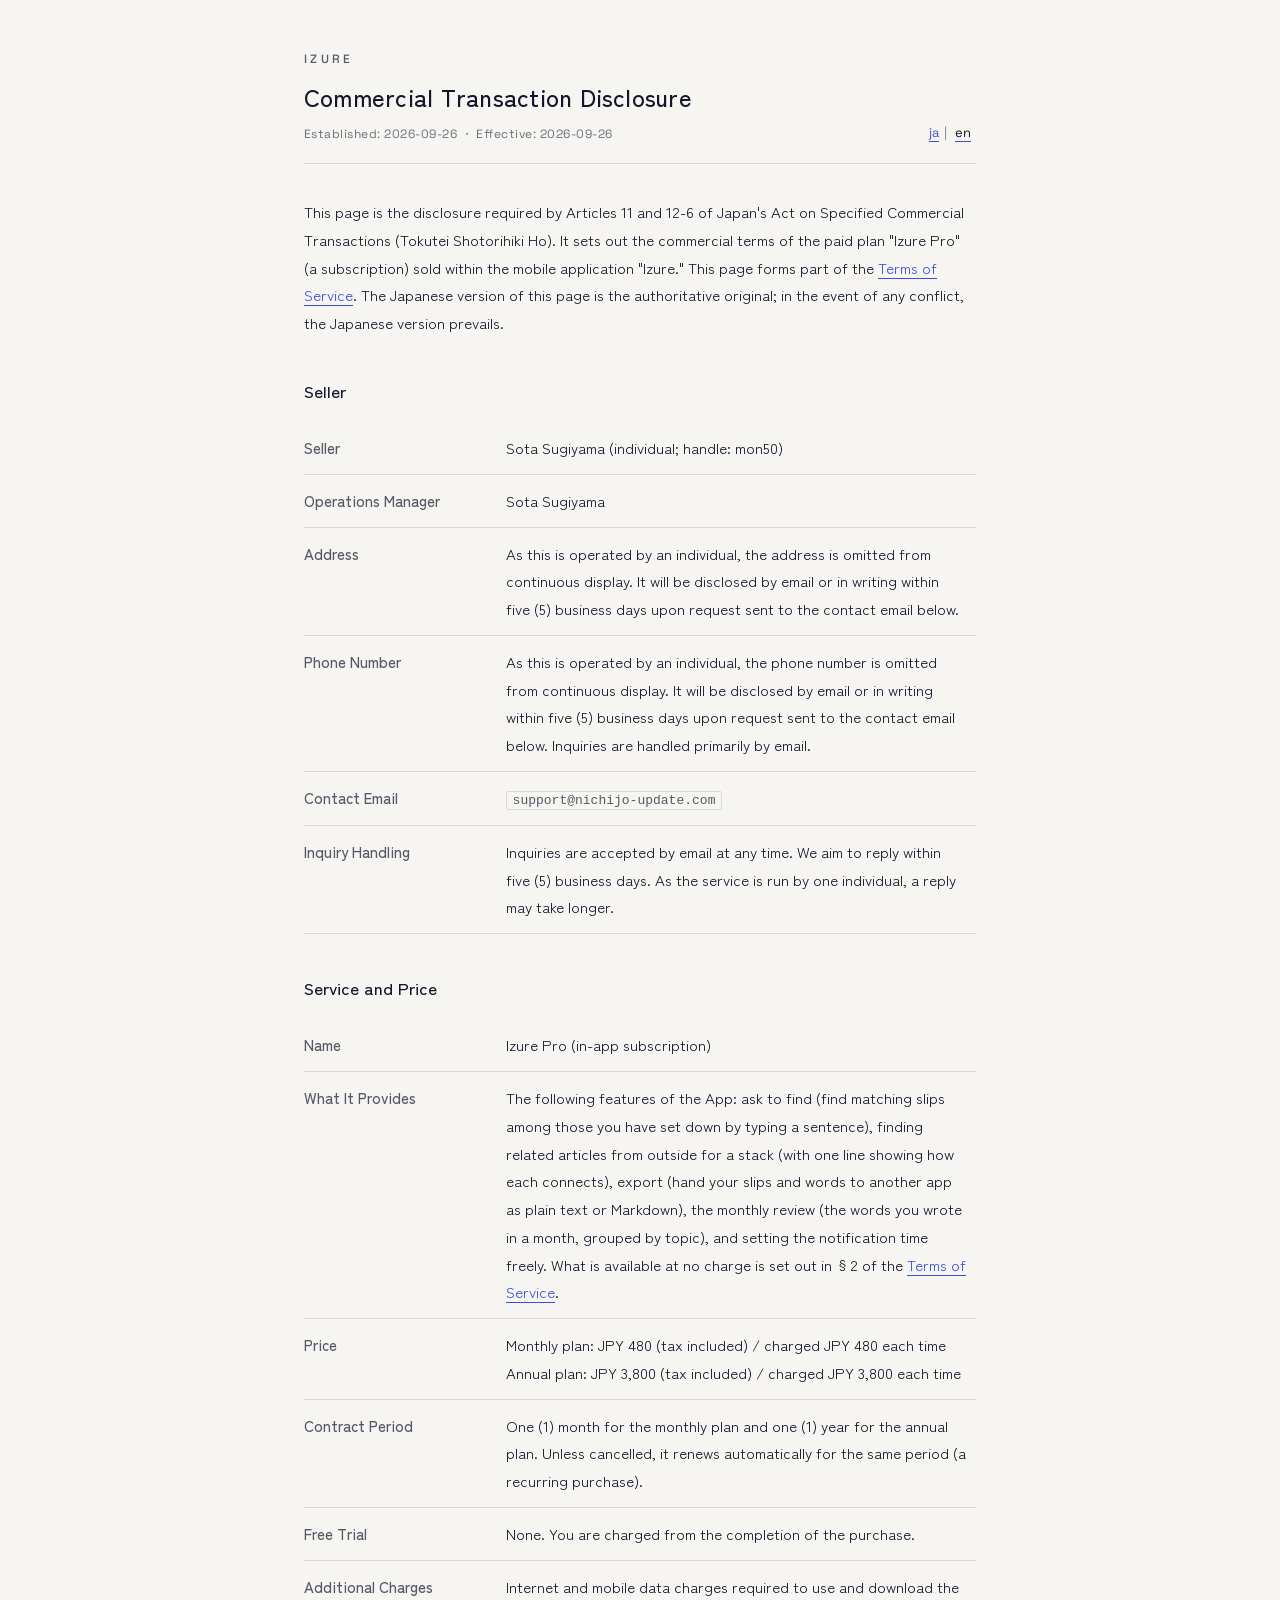
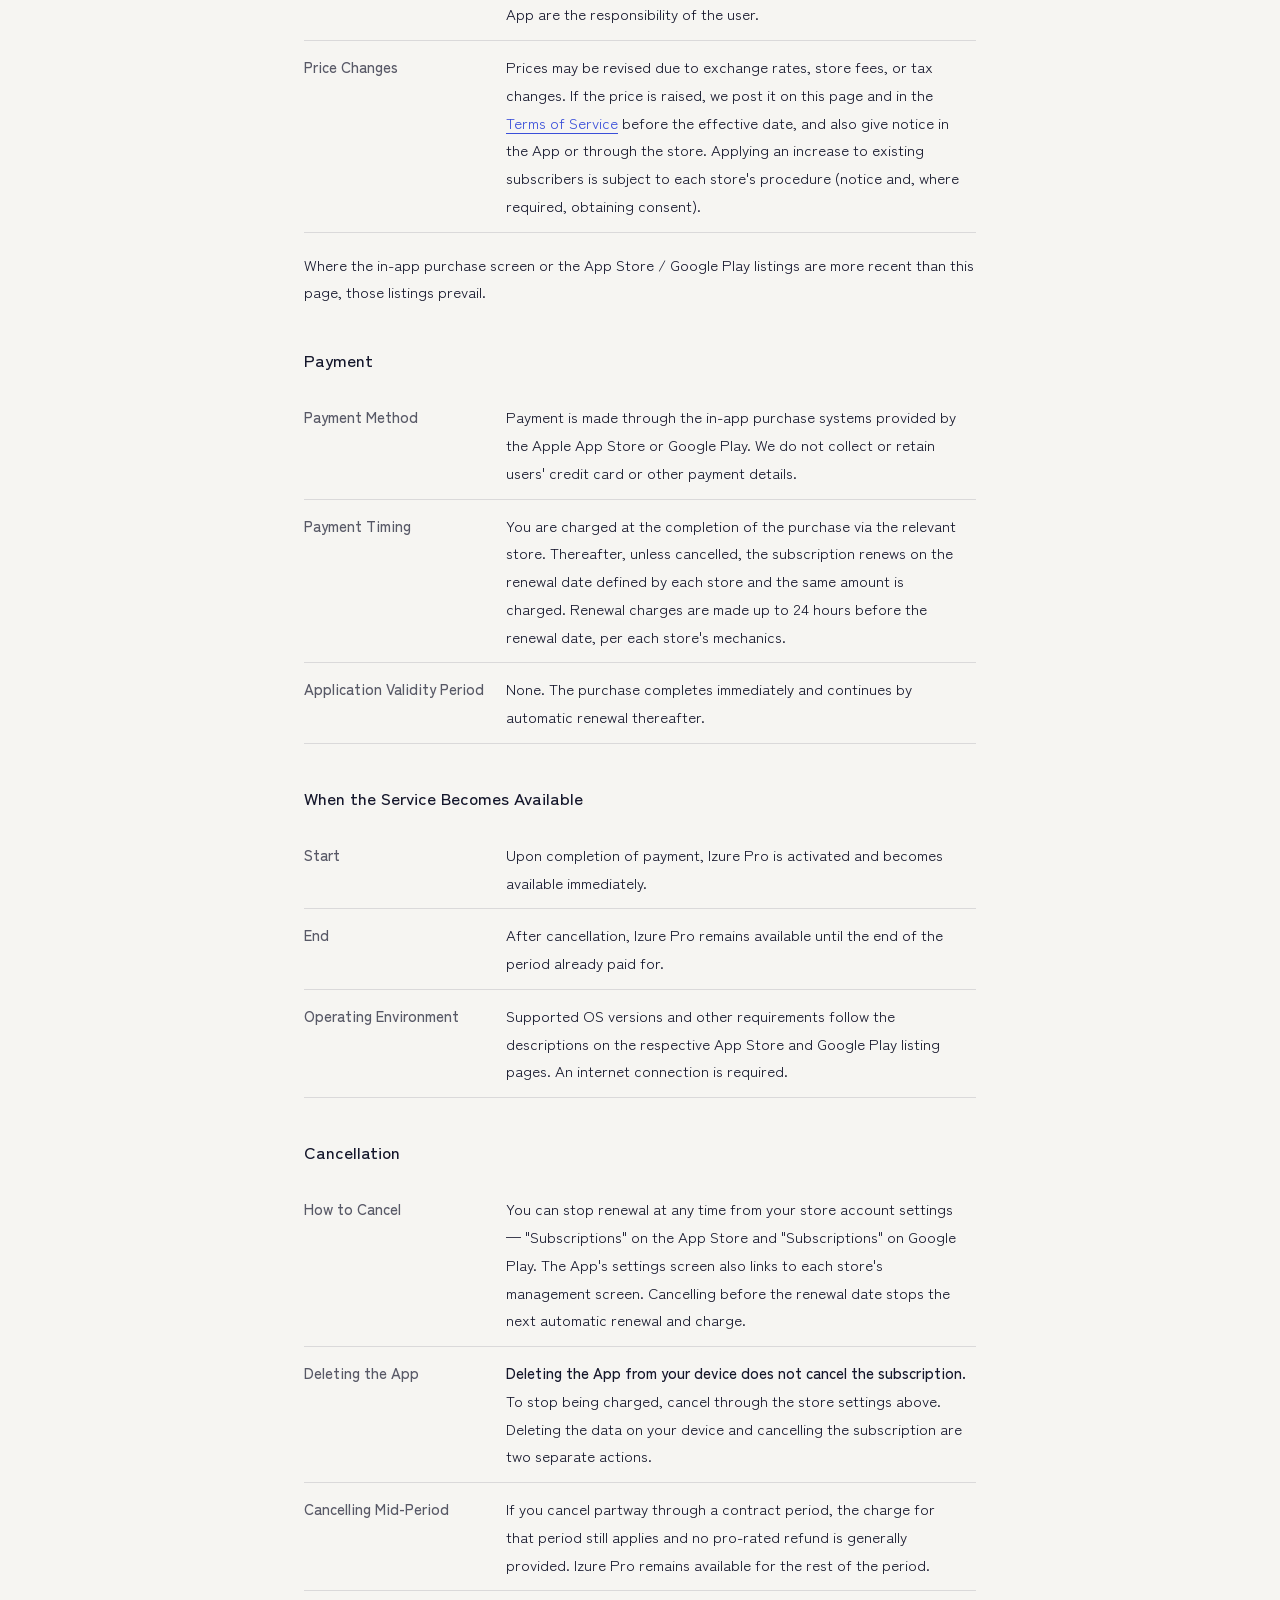
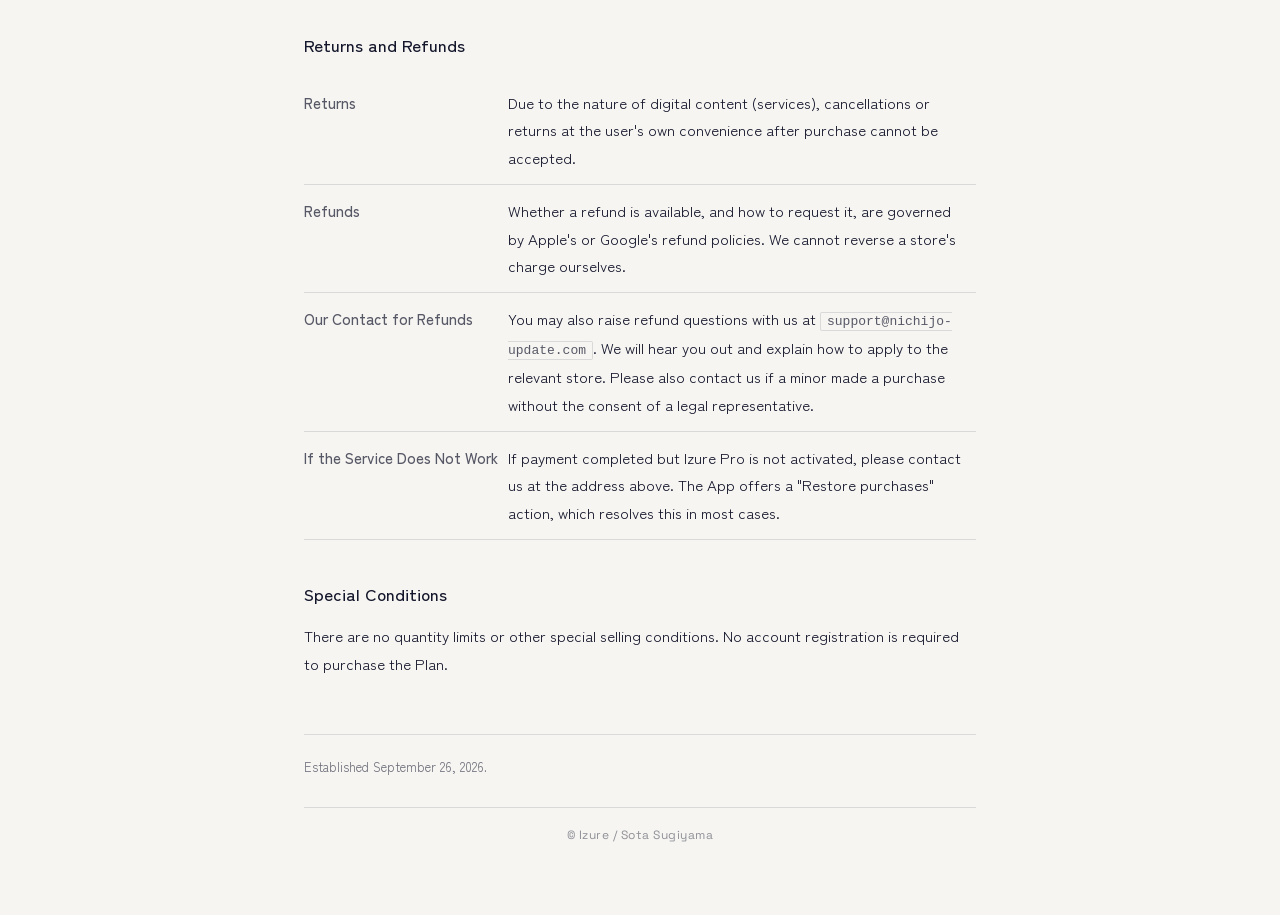
<file: legal/tokushoho/en/index.html>
<!doctype html>
<!--
  Izure — Notation based on the Japanese Act on Specified Commercial Transactions (en)
  Mirrors the ja version. The Japanese version is the authoritative original.
  Reference: Act on Specified Commercial Transactions, Art. 11 (mail-order advertising)
  and Art. 12-6 (disclosure when receiving a specified application: subscription status,
  amount charged each time, contract period, how to cancel).
  Cross-referenced from the Terms of Service §11; keep both pages consistent.
-->
<html lang="en">
  <head>
    <meta charset="utf-8" />
    <meta name="viewport" content="width=device-width, initial-scale=1" />
    <meta name="robots" content="index,follow" />
    <title>Izure — Commercial Transaction Disclosure</title>
    <link rel="stylesheet" href="../../shared/style.css" />
  </head>
  <body>
    <main class="legal">
      <header class="head">
        <div>
          <span class="mark">IZURE</span>
          <h1>Commercial Transaction Disclosure</h1>
          <div class="sub">Established: 2026-09-26 ・ Effective: 2026-09-26</div>
        </div>
        <nav class="lang">
          <a href="../ja/">ja</a>|
          <a href="../en/" class="active">en</a>
        </nav>
      </header>

      <p>
        This page is the disclosure required by Articles 11 and 12-6 of Japan's Act on Specified
        Commercial Transactions (Tokutei Shotorihiki Ho). It sets out the commercial terms of the paid
        plan "Izure Pro" (a subscription) sold within the mobile application "Izure." This page forms
        part of the <a href="../../terms/en/">Terms of Service</a>. The Japanese version of this page is
        the authoritative original; in the event of any conflict, the Japanese version prevails.
      </p>

      <h2>Seller</h2>

      <table>
        <tr>
          <th>Seller</th>
          <td>Sota Sugiyama (individual; handle: mon50)</td>
        </tr>
        <tr>
          <th>Operations Manager</th>
          <td>Sota Sugiyama</td>
        </tr>
        <tr>
          <th>Address</th>
          <td>
            As this is operated by an individual, the address is omitted from continuous display. It
            will be disclosed by email or in writing within five (5) business days upon request sent to
            the contact email below.
          </td>
        </tr>
        <tr>
          <th>Phone Number</th>
          <td>
            As this is operated by an individual, the phone number is omitted from continuous display.
            It will be disclosed by email or in writing within five (5) business days upon request sent
            to the contact email below. Inquiries are handled primarily by email.
          </td>
        </tr>
        <tr>
          <th>Contact Email</th>
          <td><code>support@nichijo-update.com</code></td>
        </tr>
        <tr>
          <th>Inquiry Handling</th>
          <td>
            Inquiries are accepted by email at any time. We aim to reply within five (5) business days.
            As the service is run by one individual, a reply may take longer.
          </td>
        </tr>
      </table>

      <h2>Service and Price</h2>

      <table>
        <tr>
          <th>Name</th>
          <td>Izure Pro (in-app subscription)</td>
        </tr>
        <tr>
          <th>What It Provides</th>
          <td>
            The following features of the App: ask to find (find matching slips among those you have set
            down by typing a sentence), finding related articles from outside for a stack (with one line
            showing how each connects), export (hand your slips and words to another app as plain text or
            Markdown), the monthly review (the words you wrote in a month, grouped by topic), and setting
            the notification time freely. What is available at no charge is set out in §2 of the
            <a href="../../terms/en/">Terms of Service</a>.
          </td>
        </tr>
        <tr>
          <th>Price</th>
          <td>
            Monthly plan: JPY 480 (tax included) / charged JPY 480 each time<br />
            Annual plan: JPY 3,800 (tax included) / charged JPY 3,800 each time
          </td>
        </tr>
        <tr>
          <th>Contract Period</th>
          <td>
            One (1) month for the monthly plan and one (1) year for the annual plan. Unless cancelled, it
            renews automatically for the same period (a recurring purchase).
          </td>
        </tr>
        <tr>
          <th>Free Trial</th>
          <td>None. You are charged from the completion of the purchase.</td>
        </tr>
        <tr>
          <th>Additional Charges</th>
          <td>
            Internet and mobile data charges required to use and download the App are the responsibility
            of the user.
          </td>
        </tr>
        <tr>
          <th>Price Changes</th>
          <td>
            Prices may be revised due to exchange rates, store fees, or tax changes. If the price is
            raised, we post it on this page and in the <a href="../../terms/en/">Terms of Service</a>
            before the effective date, and also give notice in the App or through the store. Applying an
            increase to existing subscribers is subject to each store's procedure (notice and, where
            required, obtaining consent).
          </td>
        </tr>
      </table>

      <p>
        Where the in-app purchase screen or the App Store / Google Play listings are more recent than
        this page, those listings prevail.
      </p>

      <h2>Payment</h2>

      <table>
        <tr>
          <th>Payment Method</th>
          <td>
            Payment is made through the in-app purchase systems provided by the Apple App Store or
            Google Play. We do not collect or retain users' credit card or other payment details.
          </td>
        </tr>
        <tr>
          <th>Payment Timing</th>
          <td>
            You are charged at the completion of the purchase via the relevant store. Thereafter, unless
            cancelled, the subscription renews on the renewal date defined by each store and the same
            amount is charged. Renewal charges are made up to 24 hours before the renewal date, per each
            store's mechanics.
          </td>
        </tr>
        <tr>
          <th>Application Validity Period</th>
          <td>
            None. The purchase completes immediately and continues by automatic renewal thereafter.
          </td>
        </tr>
      </table>

      <h2>When the Service Becomes Available</h2>

      <table>
        <tr>
          <th>Start</th>
          <td>
            Upon completion of payment, Izure Pro is activated and becomes available immediately.
          </td>
        </tr>
        <tr>
          <th>End</th>
          <td>
            After cancellation, Izure Pro remains available until the end of the period already paid
            for.
          </td>
        </tr>
        <tr>
          <th>Operating Environment</th>
          <td>
            Supported OS versions and other requirements follow the descriptions on the respective App
            Store and Google Play listing pages. An internet connection is required.
          </td>
        </tr>
      </table>

      <h2>Cancellation</h2>

      <table>
        <tr>
          <th>How to Cancel</th>
          <td>
            You can stop renewal at any time from your store account settings — "Subscriptions" on the
            App Store and "Subscriptions" on Google Play. The App's settings screen also links to each
            store's management screen. Cancelling before the renewal date stops the next automatic
            renewal and charge.
          </td>
        </tr>
        <tr>
          <th>Deleting the App</th>
          <td>
            <strong>Deleting the App from your device does not cancel the subscription.</strong> To stop
            being charged, cancel through the store settings above. Deleting the data on your device and
            cancelling the subscription are two separate actions.
          </td>
        </tr>
        <tr>
          <th>Cancelling Mid-Period</th>
          <td>
            If you cancel partway through a contract period, the charge for that period still applies and
            no pro-rated refund is generally provided. Izure Pro remains available for the rest of the
            period.
          </td>
        </tr>
      </table>

      <h2>Returns and Refunds</h2>

      <table>
        <tr>
          <th>Returns</th>
          <td>
            Due to the nature of digital content (services), cancellations or returns at the user's own
            convenience after purchase cannot be accepted.
          </td>
        </tr>
        <tr>
          <th>Refunds</th>
          <td>
            Whether a refund is available, and how to request it, are governed by Apple's or Google's
            refund policies. We cannot reverse a store's charge ourselves.
          </td>
        </tr>
        <tr>
          <th>Our Contact for Refunds</th>
          <td>
            You may also raise refund questions with us at <code>support@nichijo-update.com</code>. We
            will hear you out and explain how to apply to the relevant store. Please also contact us if a
            minor made a purchase without the consent of a legal representative.
          </td>
        </tr>
        <tr>
          <th>If the Service Does Not Work</th>
          <td>
            If payment completed but Izure Pro is not activated, please contact us at the address above.
            The App offers a "Restore purchases" action, which resolves this in most cases.
          </td>
        </tr>
      </table>

      <h2>Special Conditions</h2>
      <p>
        There are no quantity limits or other special selling conditions. No account registration is
        required to purchase the Plan.
      </p>

      <footer class="revisions">Established September 26, 2026.</footer>
      <footer class="bottom">© Izure / Sota Sugiyama</footer>
    </main>
  </body>
</html>
</file>
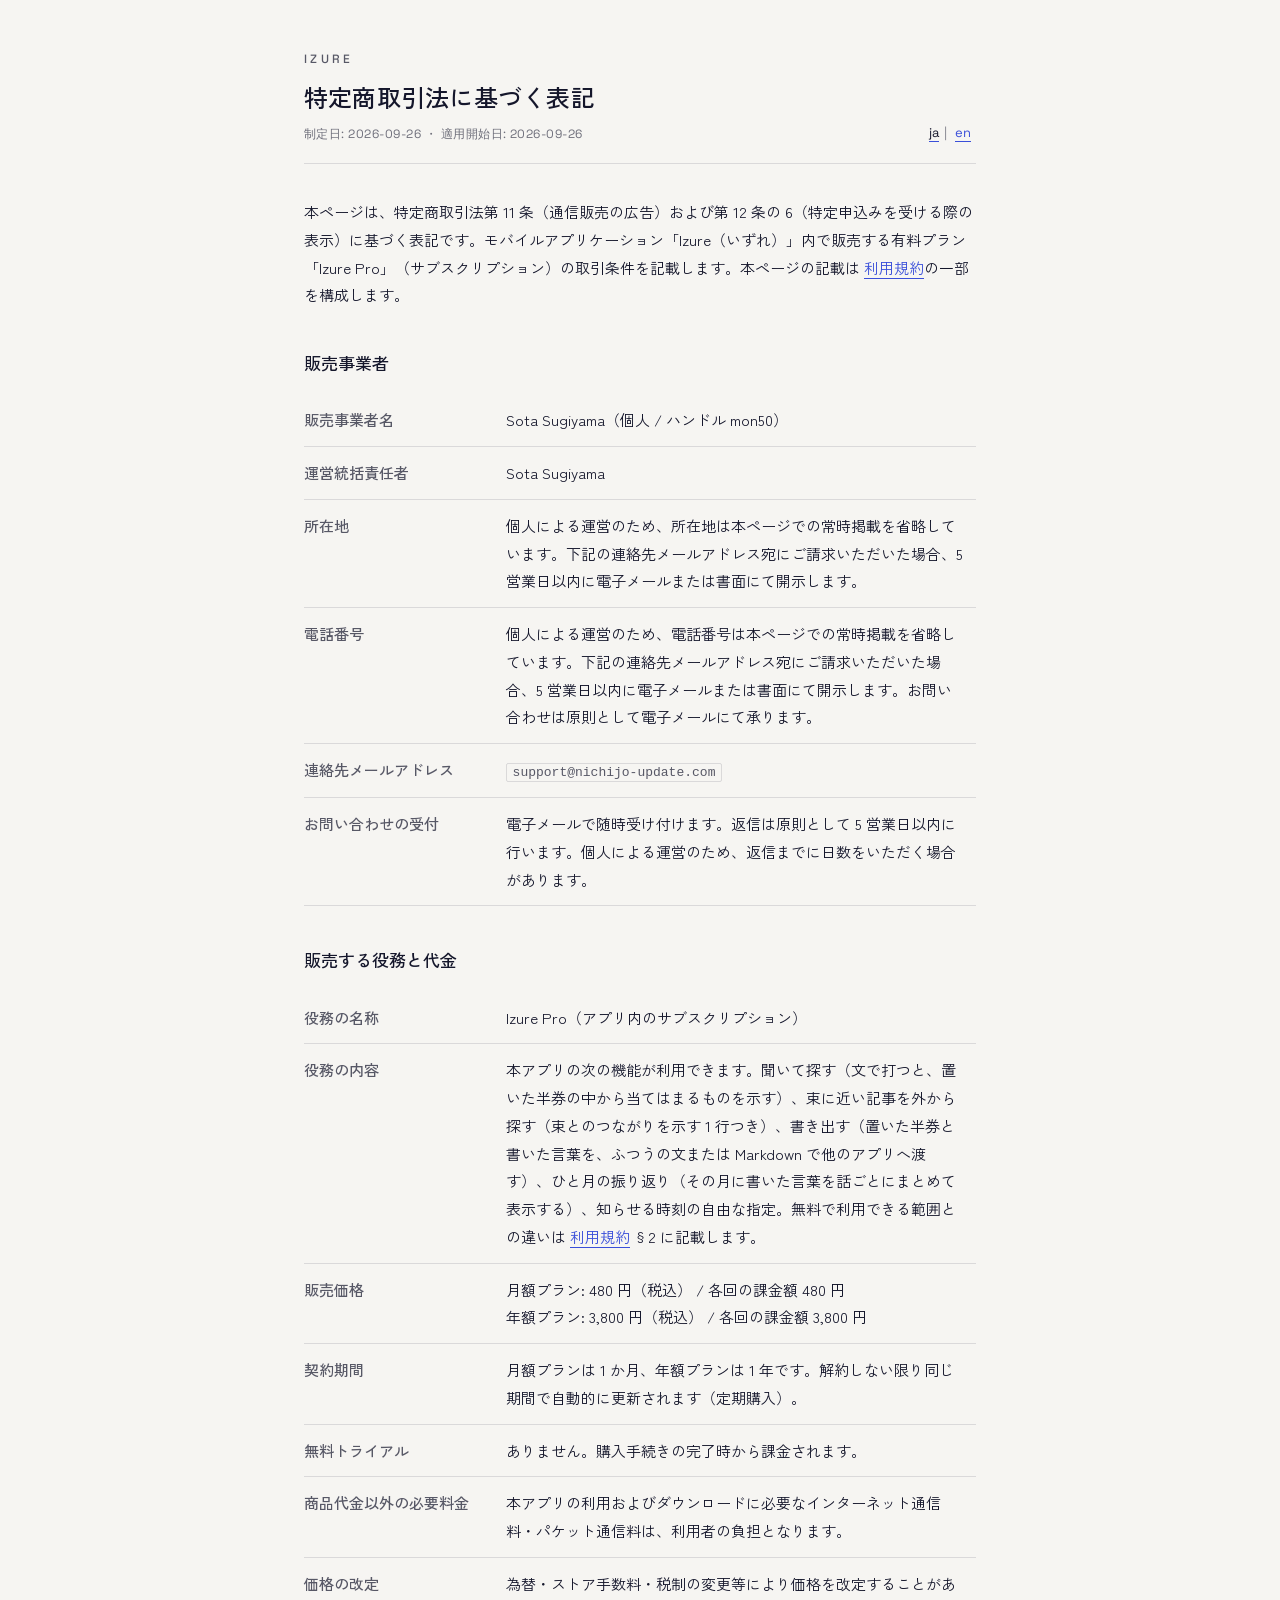
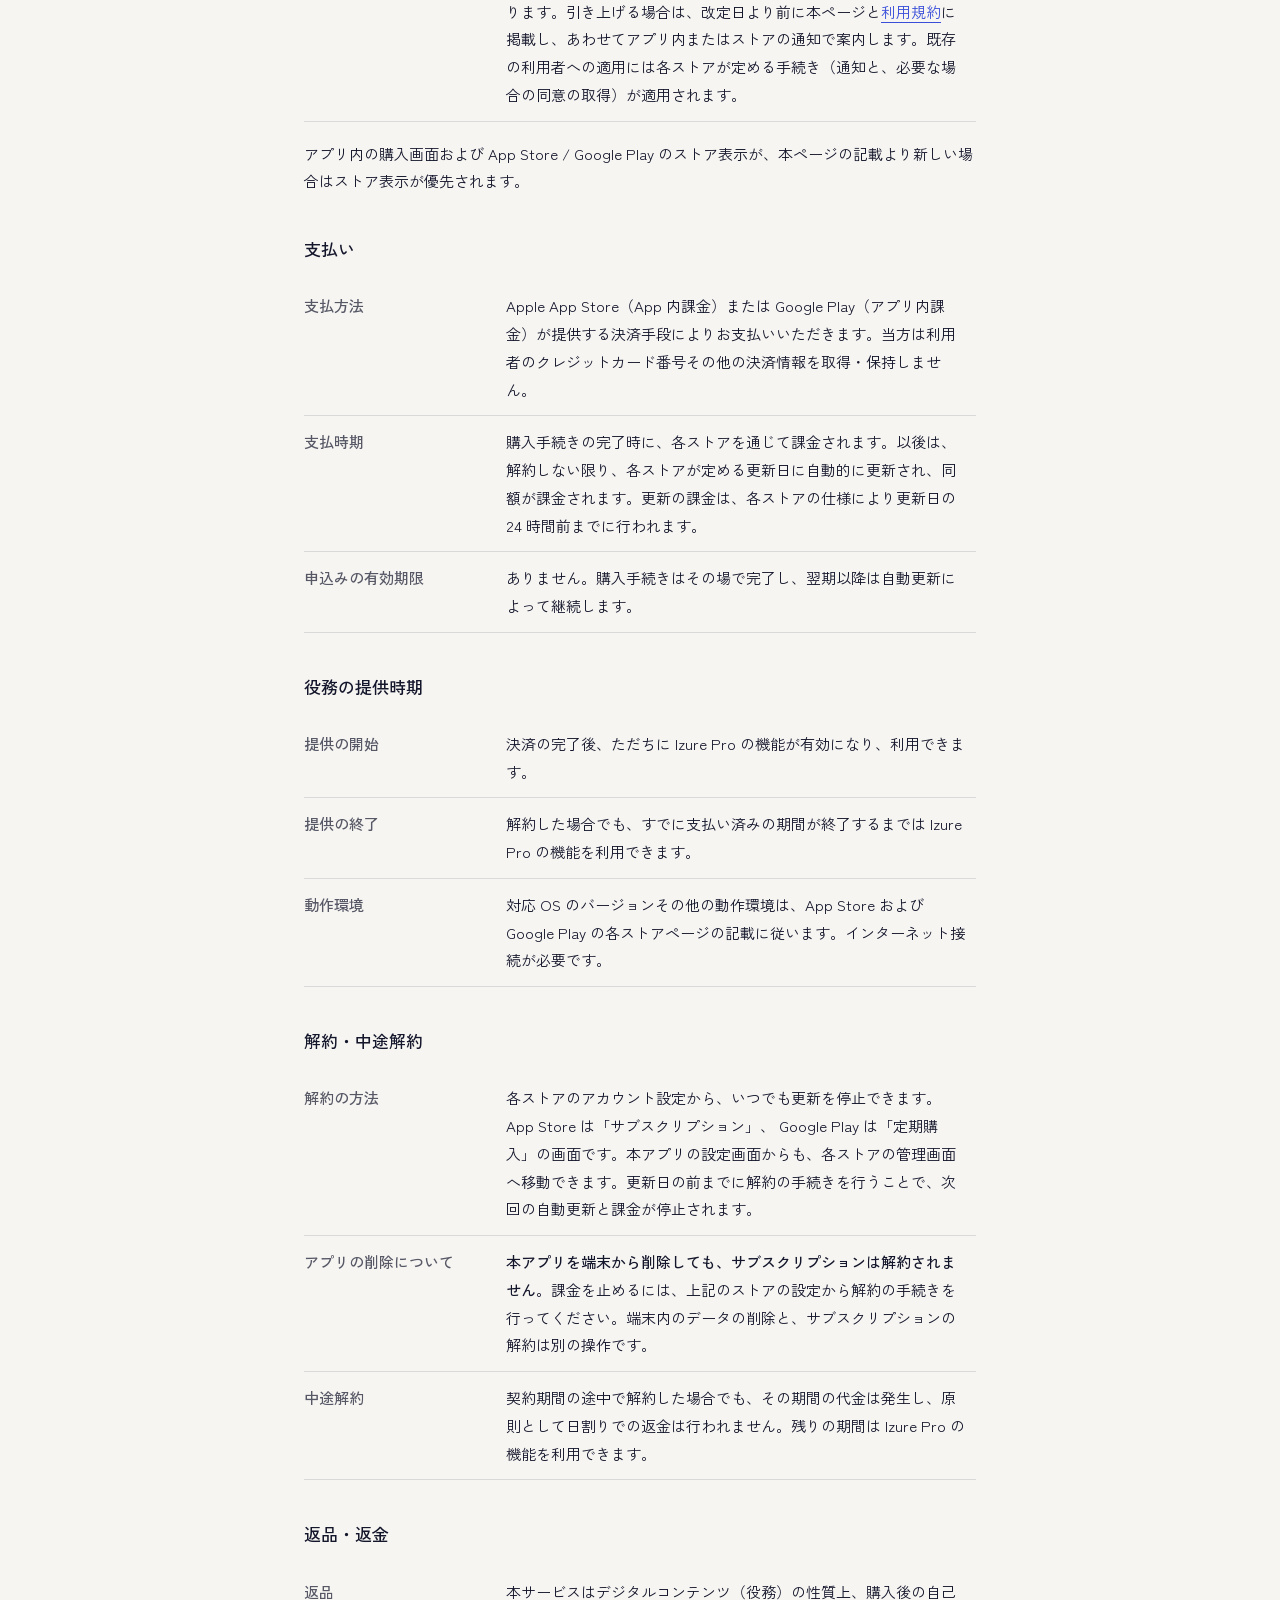
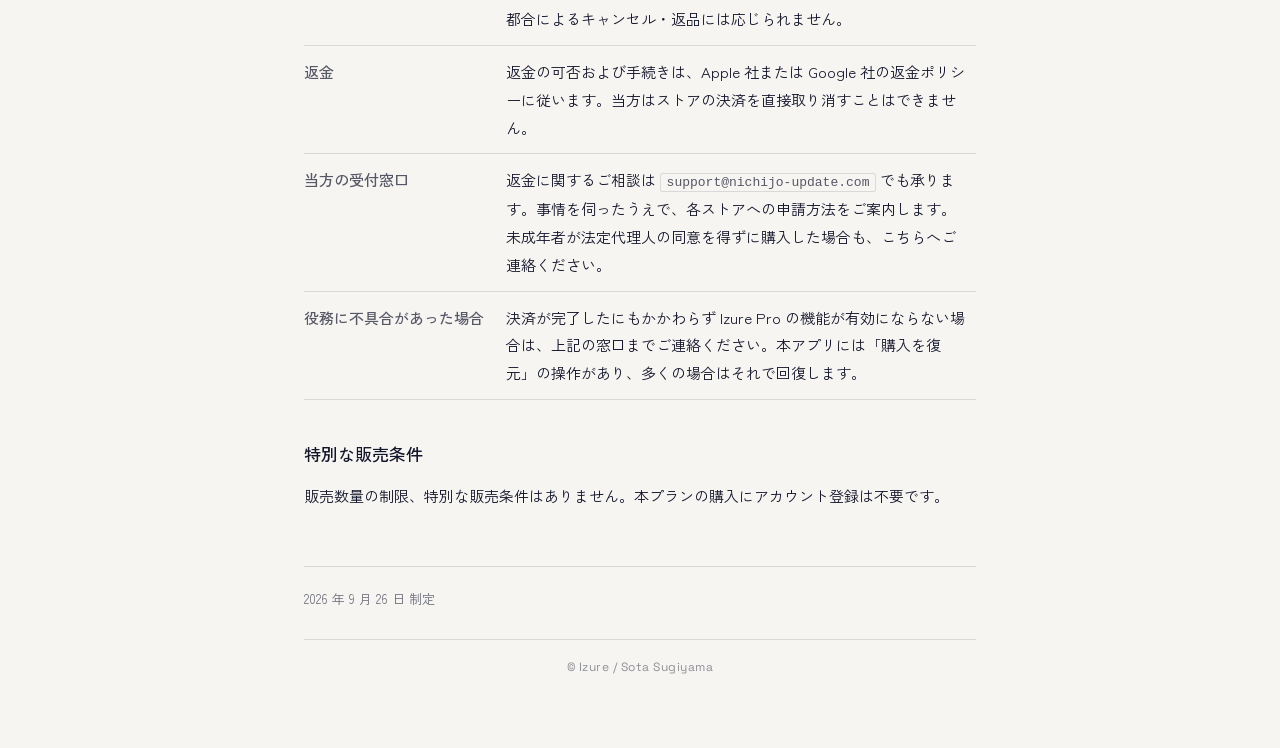
<file: legal/tokushoho/ja/index.html>
<!doctype html>
<!--
  Izure 特定商取引法に基づく表記（ja）根拠法令:
  - 特定商取引法 第 11 条（通信販売の広告）/ 同法施行規則 第 8 条 ・ 第 23 条
  - 特定商取引法 第 12 条の 6（特定申込みを受ける際の表示）:
    定期購入である旨、各回の代金、契約期間、解約の方法を表示する。
  - 所在地・電話番号は「請求があれば遅滞なく開示」する運用（消費者庁の運用に基づく省略）。氏名・連絡先（メール）は常時表示する。
  - 価格・支払時期・解約条件は Apple App Store / Google Play の課金・サブスクリプション（RevenueCat 経由）に準拠する。
  - 利用規約 §11 から本ページを参照している。両者の記載は整合させること。
-->
<html lang="ja">
  <head>
    <meta charset="utf-8" />
    <meta name="viewport" content="width=device-width, initial-scale=1" />
    <meta name="robots" content="index,follow" />
    <title>Izure 特定商取引法に基づく表記</title>
    <link rel="stylesheet" href="../../shared/style.css" />
  </head>
  <body>
    <main class="legal">
      <header class="head">
        <div>
          <span class="mark">IZURE</span>
          <h1>特定商取引法に基づく表記</h1>
          <div class="sub">制定日: 2026-09-26 ・ 適用開始日: 2026-09-26</div>
        </div>
        <nav class="lang">
          <a href="../ja/" class="active">ja</a>|
          <a href="../en/">en</a>
        </nav>
      </header>

      <p>
        本ページは、特定商取引法第 11 条（通信販売の広告）および第 12 条の 6（特定申込みを受ける際の表示）に基づく表記です。モバイルアプリケーション「Izure（いずれ）」内で販売する有料プラン「Izure Pro」（サブスクリプション）の取引条件を記載します。本ページの記載は
        <a href="../../terms/ja/">利用規約</a>の一部を構成します。
      </p>

      <h2>販売事業者</h2>

      <table>
        <tr>
          <th>販売事業者名</th>
          <td>Sota Sugiyama（個人 / ハンドル mon50）</td>
        </tr>
        <tr>
          <th>運営統括責任者</th>
          <td>Sota Sugiyama</td>
        </tr>
        <tr>
          <th>所在地</th>
          <td>
            個人による運営のため、所在地は本ページでの常時掲載を省略しています。下記の連絡先メールアドレス宛にご請求いただいた場合、5 営業日以内に電子メールまたは書面にて開示します。
          </td>
        </tr>
        <tr>
          <th>電話番号</th>
          <td>
            個人による運営のため、電話番号は本ページでの常時掲載を省略しています。下記の連絡先メールアドレス宛にご請求いただいた場合、5 営業日以内に電子メールまたは書面にて開示します。お問い合わせは原則として電子メールにて承ります。
          </td>
        </tr>
        <tr>
          <th>連絡先メールアドレス</th>
          <td><code>support@nichijo-update.com</code></td>
        </tr>
        <tr>
          <th>お問い合わせの受付</th>
          <td>
            電子メールで随時受け付けます。返信は原則として 5 営業日以内に行います。個人による運営のため、返信までに日数をいただく場合があります。
          </td>
        </tr>
      </table>

      <h2>販売する役務と代金</h2>

      <table>
        <tr>
          <th>役務の名称</th>
          <td>Izure Pro（アプリ内のサブスクリプション）</td>
        </tr>
        <tr>
          <th>役務の内容</th>
          <td>
            本アプリの次の機能が利用できます。聞いて探す（文で打つと、置いた半券の中から当てはまるものを示す）、束に近い記事を外から探す（束とのつながりを示す 1 行つき）、書き出す（置いた半券と書いた言葉を、ふつうの文または Markdown で他のアプリへ渡す）、ひと月の振り返り（その月に書いた言葉を話ごとにまとめて表示する）、知らせる時刻の自由な指定。無料で利用できる範囲との違いは
            <a href="../../terms/ja/">利用規約</a> §2 に記載します。
          </td>
        </tr>
        <tr>
          <th>販売価格</th>
          <td>
            月額プラン: 480 円（税込） / 各回の課金額 480 円<br />
            年額プラン: 3,800 円（税込） / 各回の課金額 3,800 円
          </td>
        </tr>
        <tr>
          <th>契約期間</th>
          <td>
            月額プランは 1 か月、年額プランは 1 年です。解約しない限り同じ期間で自動的に更新されます（定期購入）。
          </td>
        </tr>
        <tr>
          <th>無料トライアル</th>
          <td>ありません。購入手続きの完了時から課金されます。</td>
        </tr>
        <tr>
          <th>商品代金以外の必要料金</th>
          <td>
            本アプリの利用およびダウンロードに必要なインターネット通信料・パケット通信料は、利用者の負担となります。
          </td>
        </tr>
        <tr>
          <th>価格の改定</th>
          <td>
            為替・ストア手数料・税制の変更等により価格を改定することがあります。引き上げる場合は、改定日より前に本ページと<a href="../../terms/ja/">利用規約</a>に掲載し、あわせてアプリ内またはストアの通知で案内します。既存の利用者への適用には各ストアが定める手続き（通知と、必要な場合の同意の取得）が適用されます。
          </td>
        </tr>
      </table>

      <p>
        アプリ内の購入画面および App Store / Google Play のストア表示が、本ページの記載より新しい場合はストア表示が優先されます。
      </p>

      <h2>支払い</h2>

      <table>
        <tr>
          <th>支払方法</th>
          <td>
            Apple App Store（App 内課金）または Google Play（アプリ内課金）が提供する決済手段によりお支払いいただきます。当方は利用者のクレジットカード番号その他の決済情報を取得・保持しません。
          </td>
        </tr>
        <tr>
          <th>支払時期</th>
          <td>
            購入手続きの完了時に、各ストアを通じて課金されます。以後は、解約しない限り、各ストアが定める更新日に自動的に更新され、同額が課金されます。更新の課金は、各ストアの仕様により更新日の 24 時間前までに行われます。
          </td>
        </tr>
        <tr>
          <th>申込みの有効期限</th>
          <td>
            ありません。購入手続きはその場で完了し、翌期以降は自動更新によって継続します。
          </td>
        </tr>
      </table>

      <h2>役務の提供時期</h2>

      <table>
        <tr>
          <th>提供の開始</th>
          <td>決済の完了後、ただちに Izure Pro の機能が有効になり、利用できます。</td>
        </tr>
        <tr>
          <th>提供の終了</th>
          <td>
            解約した場合でも、すでに支払い済みの期間が終了するまでは Izure Pro の機能を利用できます。
          </td>
        </tr>
        <tr>
          <th>動作環境</th>
          <td>
            対応 OS のバージョンその他の動作環境は、App Store および Google Play の各ストアページの記載に従います。インターネット接続が必要です。
          </td>
        </tr>
      </table>

      <h2>解約・中途解約</h2>

      <table>
        <tr>
          <th>解約の方法</th>
          <td>
            各ストアのアカウント設定から、いつでも更新を停止できます。App Store は「サブスクリプション」、
            Google Play は「定期購入」の画面です。本アプリの設定画面からも、各ストアの管理画面へ移動できます。更新日の前までに解約の手続きを行うことで、次回の自動更新と課金が停止されます。
          </td>
        </tr>
        <tr>
          <th>アプリの削除について</th>
          <td>
            <strong>本アプリを端末から削除しても、サブスクリプションは解約されません。</strong>課金を止めるには、上記のストアの設定から解約の手続きを行ってください。端末内のデータの削除と、サブスクリプションの解約は別の操作です。
          </td>
        </tr>
        <tr>
          <th>中途解約</th>
          <td>
            契約期間の途中で解約した場合でも、その期間の代金は発生し、原則として日割りでの返金は行われません。残りの期間は Izure Pro の機能を利用できます。
          </td>
        </tr>
      </table>

      <h2>返品・返金</h2>

      <table>
        <tr>
          <th>返品</th>
          <td>
            本サービスはデジタルコンテンツ（役務）の性質上、購入後の自己都合によるキャンセル・返品には応じられません。
          </td>
        </tr>
        <tr>
          <th>返金</th>
          <td>
            返金の可否および手続きは、Apple 社または Google 社の返金ポリシーに従います。当方はストアの決済を直接取り消すことはできません。
          </td>
        </tr>
        <tr>
          <th>当方の受付窓口</th>
          <td>
            返金に関するご相談は <code>support@nichijo-update.com</code> でも承ります。事情を伺ったうえで、各ストアへの申請方法をご案内します。未成年者が法定代理人の同意を得ずに購入した場合も、こちらへご連絡ください。
          </td>
        </tr>
        <tr>
          <th>役務に不具合があった場合</th>
          <td>
            決済が完了したにもかかわらず Izure Pro の機能が有効にならない場合は、上記の窓口までご連絡ください。本アプリには「購入を復元」の操作があり、多くの場合はそれで回復します。
          </td>
        </tr>
      </table>

      <h2>特別な販売条件</h2>
      <p>
        販売数量の制限、特別な販売条件はありません。本プランの購入にアカウント登録は不要です。
      </p>

      <footer class="revisions">2026 年 9 月 26 日 制定</footer>
      <footer class="bottom">© Izure / Sota Sugiyama</footer>
    </main>
  </body>
</html>
</file>
<file: legal/shared/style.css>
/*
  Izure 法務ページ共有スタイル。
  数値の正は aidlc-docs/design/worldview-reset/03_izure-identity.md（紙 #F6F5F2 / 藍黒 #14162B / 青 #3A4FD9）。
  紙は 1 枚。面を重ねず、線で分ける。影・グラデーション・2 色目は無い。
  青は「まだ来ていないもの」＝ここではリンクにだけ使う。
*/

@import url("https://fonts.googleapis.com/css2?family=Zen+Kaku+Gothic+New:wght@400;500&family=Space+Grotesk:wght@400;500&display=swap");

:root {
  --paper: #f6f5f2;
  --ink: #14162b;
  --ink70: #14162bb3;
  --ink60: #14162b99;
  --ink45: #14162b73;
  --ink12: #14162b1f;
  --blue: #3a4fd9;
  --font-body: "Zen Kaku Gothic New", -apple-system, "Hiragino Sans", "Yu Gothic", "Segoe UI",
    sans-serif;
  --font-meta: "Space Grotesk", -apple-system, "Helvetica Neue", Arial, sans-serif;
}

* {
  box-sizing: border-box;
}

html,
body {
  margin: 0;
  padding: 0;
}

body {
  background: var(--paper);
  color: var(--ink);
  font-family: var(--font-body);
  font-size: 16px;
  line-height: 1.85;
  -webkit-text-size-adjust: 100%;
}

main.legal {
  max-width: 720px;
  margin: 0 auto;
  padding: 48px 24px 72px;
}

/* 頭: アプリの名前と、どの文書か。下に細い線 1 本で本文と分ける */
header.head {
  border-bottom: 1px solid var(--ink12);
  padding-bottom: 18px;
  margin-bottom: 34px;
  display: flex;
  justify-content: space-between;
  align-items: flex-end;
  gap: 16px;
  flex-wrap: wrap;
}

header.head .mark {
  font-family: var(--font-meta);
  font-weight: 500;
  font-size: 12px;
  letter-spacing: 0.28em;
  color: var(--ink70);
  display: block;
  margin-bottom: 10px;
}

header.head h1 {
  margin: 0;
  font-size: 24px;
  line-height: 1.45;
  font-weight: 500;
  letter-spacing: 0.01em;
}

header.head .sub {
  font-family: var(--font-meta);
  font-size: 12px;
  letter-spacing: 0.04em;
  color: var(--ink60);
  margin-top: 8px;
}

/* ja | en。いま見ているほうだけ濃い */
nav.lang {
  font-family: var(--font-meta);
  font-size: 13px;
  color: var(--ink45);
}

nav.lang a {
  color: var(--ink45);
  text-decoration: none;
  margin: 0 5px;
}

nav.lang a.active {
  color: var(--ink);
}

nav.lang a:hover {
  color: var(--ink70);
}

main.legal h2 {
  font-size: 17px;
  margin-top: 40px;
  margin-bottom: 10px;
  font-weight: 500;
  line-height: 1.6;
}

main.legal h3 {
  font-size: 15px;
  margin-top: 24px;
  margin-bottom: 6px;
  font-weight: 500;
  color: var(--ink70);
}

main.legal p,
main.legal li {
  font-size: 15px;
  color: var(--ink);
}

main.legal ul,
main.legal ol {
  padding-left: 22px;
}

main.legal li {
  margin: 5px 0;
}

main.legal strong {
  font-weight: 500;
  color: var(--ink);
}

main.legal a {
  color: var(--blue);
  text-decoration: none;
  border-bottom: 1px solid var(--blue);
}

main.legal a:hover {
  border-bottom-color: transparent;
}

main.legal code {
  font-family: "SF Mono", Menlo, Consolas, monospace;
  font-size: 13px;
  color: var(--ink70);
  border: 1px solid var(--ink12);
  padding: 1px 6px;
  border-radius: 2px;
}

/* 表（特商法の表示事項など）。枠で囲わず、横の線だけで行を分ける */
main.legal table {
  width: 100%;
  border-collapse: collapse;
  margin: 18px 0;
  font-size: 15px;
}

main.legal th,
main.legal td {
  text-align: left;
  vertical-align: top;
  padding: 12px 10px 12px 0;
  border-bottom: 1px solid var(--ink12);
}

main.legal th {
  width: 30%;
  font-weight: 500;
  color: var(--ink70);
  white-space: nowrap;
}

@media (max-width: 480px) {
  main.legal th,
  main.legal td {
    display: block;
    width: 100%;
    padding: 0;
    border-bottom: none;
  }
  main.legal th {
    padding-top: 14px;
    font-size: 13px;
  }
  main.legal td {
    padding-bottom: 14px;
    border-bottom: 1px solid var(--ink12);
  }
}

footer.revisions {
  margin-top: 56px;
  padding-top: 20px;
  border-top: 1px solid var(--ink12);
  font-size: 13px;
  color: var(--ink60);
}

footer.revisions strong {
  display: block;
  margin-bottom: 8px;
  font-weight: 500;
  color: var(--ink70);
}

footer.revisions ul {
  list-style: none;
  padding-left: 0;
  margin: 0;
}

footer.revisions li {
  margin: 4px 0;
}

footer.bottom {
  margin-top: 28px;
  padding-top: 16px;
  border-top: 1px solid var(--ink12);
  font-family: var(--font-meta);
  font-size: 12px;
  letter-spacing: 0.04em;
  color: var(--ink45);
  text-align: center;
}

@media (max-width: 480px) {
  main.legal {
    padding: 28px 18px 56px;
  }
  header.head h1 {
    font-size: 21px;
  }
}
</file>
